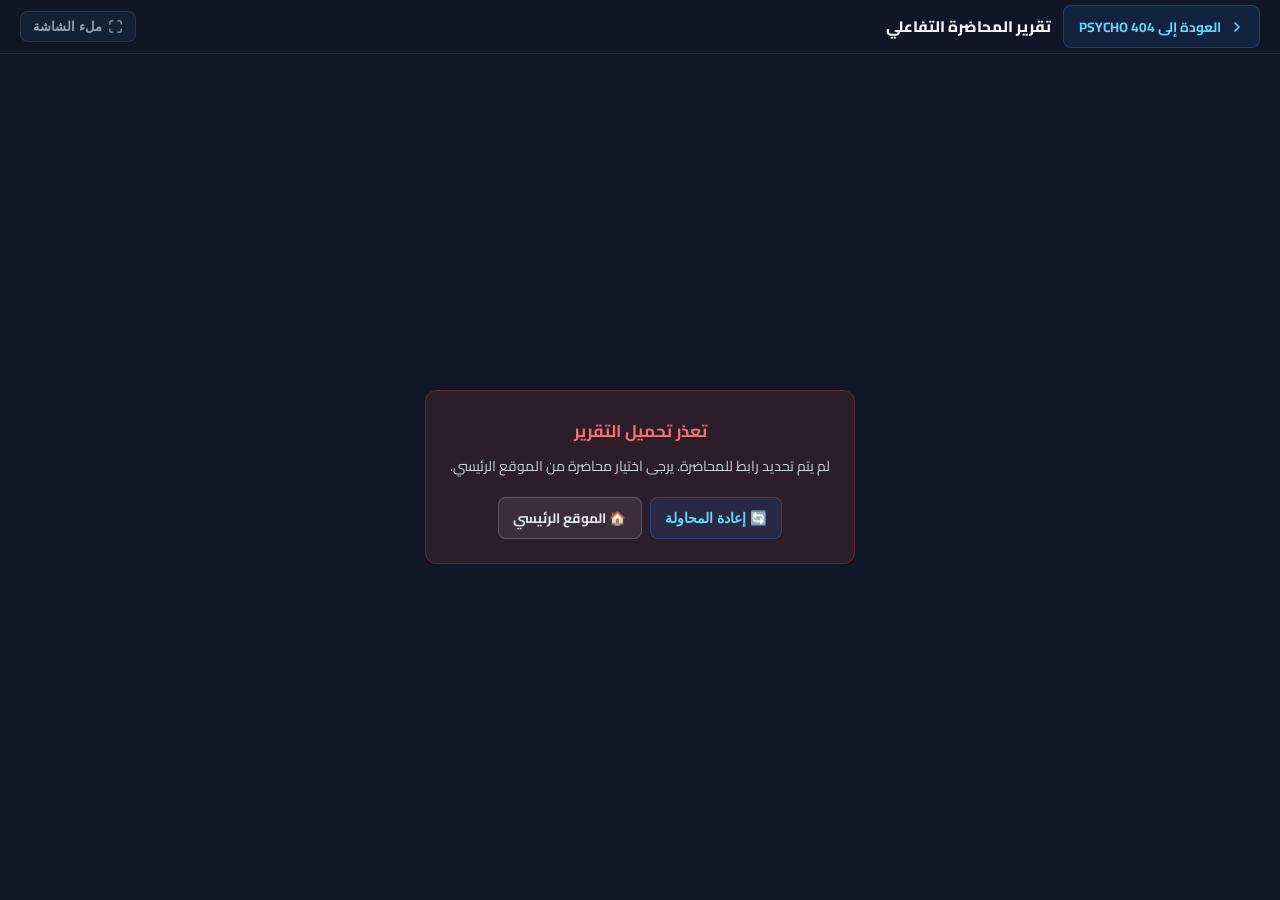
<file: reader.html>
<!DOCTYPE html>
<html lang="ar" dir="rtl">
<head>
  <meta charset="UTF-8">
  <meta name="viewport" content="width=device-width, initial-scale=1.0, viewport-fit=cover">
  <title>عرض التقرير التفاعلي &mdash; PSYCHO 404</title>
  
  <!-- Fonts -->
  <link rel="preconnect" href="https://fonts.googleapis.com">
  <link rel="preconnect" href="https://fonts.gstatic.com" crossorigin>
  <link href="https://fonts.googleapis.com/css2?family=Cairo:wght@600;700;800&family=Plus+Jakarta+Sans:wght@500;600;700&display=swap" rel="stylesheet">

  <style>
    * {
      box-sizing: border-box;
      margin: 0;
      padding: 0;
    }
    body, html {
      width: 100%;
      height: 100%;
      overflow: hidden;
      background: #101827;
      color: #f4f6fa;
      font-family: 'Cairo', 'Plus Jakarta Sans', sans-serif;
    }
    
    /* Top Toolbar */
    .reader-header {
      height: 54px;
      background: rgba(16, 24, 39, 0.95);
      backdrop-filter: blur(12px);
      -webkit-backdrop-filter: blur(12px);
      border-bottom: 1px solid rgba(40, 123, 255, 0.18);
      display: flex;
      align-items: center;
      justify-content: space-between;
      padding: 0 1.25rem;
      z-index: 100;
      position: relative;
    }
    
    .header-left, .header-right {
      display: flex;
      align-items: center;
      gap: 0.75rem;
    }

    .btn-back {
      display: inline-flex;
      align-items: center;
      gap: 0.5rem;
      background: rgba(40, 123, 255, 0.12);
      color: #65d9ff;
      border: 1px solid rgba(40, 123, 255, 0.35);
      border-radius: 8px;
      padding: 0.45rem 0.9rem;
      font-size: 0.85rem;
      font-weight: 700;
      text-decoration: none;
      transition: all 0.2s ease;
      cursor: pointer;
    }
    .btn-back:hover {
      background: rgba(40, 123, 255, 0.25);
      color: #ffffff;
      transform: translateX(2px);
    }

    .report-title {
      font-size: 0.95rem;
      font-weight: 800;
      color: #f4f6fa;
      white-space: nowrap;
      overflow: hidden;
      text-overflow: ellipsis;
      max-width: 50vw;
    }

    .btn-icon {
      background: rgba(27, 41, 64, 0.6);
      border: 1px solid rgba(255, 255, 255, 0.1);
      color: #94a3b8;
      border-radius: 8px;
      padding: 0.45rem 0.75rem;
      font-size: 0.8rem;
      font-weight: 600;
      cursor: pointer;
      display: inline-flex;
      align-items: center;
      gap: 0.4rem;
      transition: all 0.2s ease;
      text-decoration: none;
    }
    .btn-icon:hover {
      background: rgba(40, 123, 255, 0.18);
      color: #ffffff;
    }

    /* Viewer Container */
    .viewer-container {
      width: 100%;
      height: calc(100% - 54px);
      position: relative;
      background: #f8fafc;
    }

    #reportFrame {
      width: 100%;
      height: 100%;
      border: none;
      display: block;
      background: #ffffff;
    }

    /* Loading Overlay */
    .loading-overlay {
      position: absolute;
      inset: 0;
      background: #101827;
      display: flex;
      flex-direction: column;
      align-items: center;
      justify-content: center;
      gap: 1rem;
      z-index: 10;
      transition: opacity 0.3s ease;
    }
    .spinner {
      width: 44px;
      height: 44px;
      border: 3px solid rgba(40, 123, 255, 0.2);
      border-top-color: #287bff;
      border-radius: 50%;
      animation: spin 0.8s linear infinite;
    }
    @keyframes spin {
      to { transform: rotate(360deg); }
    }
    .loading-text {
      color: #94a3b8;
      font-size: 0.95rem;
      font-weight: 600;
    }

    /* Error Message */
    .error-box {
      display: none;
      max-width: 450px;
      padding: 1.5rem;
      background: rgba(239, 68, 68, 0.12);
      border: 1px solid rgba(239, 68, 68, 0.3);
      border-radius: 12px;
      text-align: center;
      color: #fca5a5;
    }

    /* Mobile Responsiveness for Reader Header */
    @media (max-width: 580px) {
      .reader-header {
        padding: 0 0.75rem;
        height: 50px;
      }
      .viewer-container {
        height: calc(100% - 50px);
      }
      .btn-back span, .btn-icon span {
        display: none;
      }
      .btn-back, .btn-icon {
        padding: 0.4rem 0.6rem;
      }
      .report-title {
        font-size: 0.85rem;
        max-width: 62vw;
      }
    }
  </style>
</head>
<body>

  <!-- Top Navigation Header -->
  <header class="reader-header">
    <div class="header-left">
      <a href="index.html#categories" class="btn-back">
        <svg width="16" height="16" viewBox="0 0 24 24" fill="none" stroke="currentColor" stroke-width="2.5" stroke-linecap="round" stroke-linejoin="round">
          <polyline points="9 18 15 12 9 6"></polyline>
        </svg>
        <span>العودة إلى PSYCHO 404</span>
      </a>
      <h1 class="report-title" id="displayReportTitle">تقرير المحاضرة التفاعلي</h1>
    </div>

    <div class="header-right">
      <button class="btn-icon" id="btnToggleFullscreen" title="ملء الشاشة">
        <svg width="15" height="15" viewBox="0 0 24 24" fill="none" stroke="currentColor" stroke-width="2" stroke-linecap="round" stroke-linejoin="round">
          <path d="M8 3H5a2 2 0 0 0-2 2v3m18 0V5a2 2 0 0 0-2-2h-3m0 18h3a2 2 0 0 0 2-2v-3M3 16v3a2 2 0 0 0 2 2h3"/>
        </svg>
        <span>ملء الشاشة</span>
      </button>
    </div>
  </header>

  <!-- Viewer Iframe and Loading Area -->
  <main class="viewer-container">
    <div class="loading-overlay" id="loadingOverlay">
      <div class="spinner" id="loadingSpinner"></div>
      <p class="loading-text" id="loadingStatusText">جاري تحميل المحاضرة التفاعلية...</p>
      <div class="error-box" id="errorBox">
        <h3 style="color:#f87171;margin-bottom:0.5rem;font-size:1.05rem;">تعذر تحميل التقرير</h3>
        <p id="errorText" style="color:#cbd5e1;font-size:0.88rem;line-height:1.6;">تأكد من اتصال الإنترنت أو صحة الرابط.</p>
        <div id="errorDetails" style="display:none;margin-top:0.75rem;padding:0.6rem;background:rgba(0,0,0,0.3);border-radius:6px;font-family:monospace;font-size:0.75rem;color:#94a3b8;word-break:break-all;text-align:left;direction:ltr;"></div>
        <div style="display:flex;gap:0.5rem;justify-content:center;flex-wrap:wrap;margin-top:1.25rem;">
          <button class="btn-back" type="button" onclick="window.location.reload()">🔄 إعادة المحاولة</button>
          <a id="btnDirectOpen" href="#" target="_blank" rel="noopener noreferrer" class="btn-back" style="display:none;">🔗 فتح الملف الأصلي</a>
          <a href="index.html" class="btn-back" style="background:rgba(255,255,255,0.08);color:#e2e8f0;border-color:rgba(255,255,255,0.2);">🏠 الموقع الرئيسي</a>
        </div>
      </div>
    </div>

    <iframe id="reportFrame" title="Interactive Report Viewer" sandbox="allow-scripts allow-same-origin allow-forms allow-popups allow-modals"></iframe>
  </main>

  <script>
    (function () {
      const params = new URLSearchParams(window.location.search);
      let src = params.get('src') || '';
      const title = params.get('title') || 'تقرير المحاضرة التفاعلي';

      const titleElem = document.getElementById('displayReportTitle');
      const frame = document.getElementById('reportFrame');
      const overlay = document.getElementById('loadingOverlay');
      const spinner = document.getElementById('loadingSpinner');
      const statusText = document.getElementById('loadingStatusText');
      const errorBox = document.getElementById('errorBox');
      const errorText = document.getElementById('errorText');
      const errorDetails = document.getElementById('errorDetails');
      const btnDirectOpen = document.getElementById('btnDirectOpen');
      const btnFullscreen = document.getElementById('btnToggleFullscreen');

      if (titleElem) titleElem.textContent = title;
      document.title = title + ' — PSYCHO 404';

      if (!src) {
        spinner.style.display = 'none';
        statusText.style.display = 'none';
        errorBox.style.display = 'block';
        errorText.textContent = 'لم يتم تحديد رابط للمحاضرة. يرجى اختيار محاضرة من الموقع الرئيسي.';
        return;
      }

      // Automatically un-nest if an existing reader URL was passed into the src parameter
      if (src.includes('reader.html') && src.includes('src=')) {
        try {
          const innerUrl = new URL(src, window.location.href);
          const innerSrc = innerUrl.searchParams.get('src');
          if (innerSrc) {
            src = innerSrc;
          }
        } catch (e) {
          const match = src.match(/[?&]src=([^&]+)/);
          if (match && match[1]) {
            src = decodeURIComponent(match[1]);
          }
        }
      }

      // Repair localhost URLs if opened on a mobile device or other host
      if (src.includes('localhost:3000') && !window.location.hostname.includes('localhost') && !window.location.hostname.includes('127.0.0.1')) {
        src = src.replace('http://localhost:3000', 'https://yazeedhaniiiiii.github.io/psycho-404');
      }

      // Enable direct open button if student needs raw fallback
      if (btnDirectOpen) {
        btnDirectOpen.href = src;
        btnDirectOpen.style.display = 'inline-flex';
      }

      // Build prioritized list of candidate URLs to fetch
      const candidates = [];

      if (src.startsWith('http://') || src.startsWith('https://')) {
        candidates.push(src);
        if (src.includes('yazeedhaniiiiii.github.io/psycho-404/')) {
          const rel = src.split('yazeedhaniiiiii.github.io/psycho-404/')[1];
          if (rel) {
            candidates.push(rel.replace(/^\.?\//, ''));
            candidates.push('assets/' + rel.replace(/^\.?\//, ''));
          }
        }
      } else {
        const clean = src.replace(/^\.?\//, '');
        candidates.push(clean);
        if (!clean.startsWith('assets/')) {
          candidates.push('assets/' + clean);
        }
        candidates.push(`https://yazeedhaniiiiii.github.io/psycho-404/${clean}`);
      }

      // If Lecture 01, add dedicated cloud fallbacks
      if (src.includes('01') || src.toLowerCase().includes('biological')) {
        candidates.push('https://dniewruwrswlgbatvnfk.supabase.co/storage/v1/object/public/lecture-reports/01/biological-bases-of-behaviour.html');
        candidates.push('https://dniewruwrswlgbatvnfk.supabase.co/functions/v1/serve-report?lecture=1');
      }

      // Deduplicate candidates
      const uniqueCandidates = Array.from(new Set(candidates));

      // Sequential fetch with multi-source fallback
      async function fetchHtmlWithFallback(urls) {
        let lastError = null;
        for (const url of urls) {
          try {
            const res = await fetch(url);
            if (res.ok) {
              return await res.text();
            }
            lastError = new Error(`HTTP ${res.status} (${res.statusText}) from ${url}`);
          } catch (err) {
            lastError = err;
          }
        }
        throw lastError || new Error('All candidate URLs failed to load');
      }

      function renderHtml(htmlContent) {
        let rendered = false;

        // Method 1: srcdoc (Best compatibility with sandboxed iframes on Safari/Chrome/Firefox)
        try {
          frame.srcdoc = htmlContent;
          rendered = true;
        } catch (e1) {
          console.warn('srcdoc failed, attempting Blob URL:', e1);
        }

        // Method 2: Blob URL
        if (!rendered) {
          try {
            const blob = new Blob([htmlContent], { type: 'text/html;charset=utf-8' });
            frame.src = URL.createObjectURL(blob);
            rendered = true;
          } catch (e2) {
            console.warn('Blob URL failed, attempting contentDocument.write:', e2);
          }
        }

        // Method 3: contentDocument.write
        if (!rendered) {
          try {
            const doc = frame.contentDocument || (frame.contentWindow && frame.contentWindow.document);
            if (doc) {
              doc.open();
              doc.write(htmlContent);
              doc.close();
              rendered = true;
            }
          } catch (e3) {
            console.error('All iframe rendering methods failed:', e3);
          }
        }

        // Smoothly hide loading overlay on frame load
        frame.onload = () => {
          overlay.style.opacity = '0';
          setTimeout(() => { overlay.style.display = 'none'; }, 300);
        };

        // Fallback timer: ensure overlay disappears after 900ms even if iframe load event is suppressed
        setTimeout(() => {
          overlay.style.opacity = '0';
          setTimeout(() => { overlay.style.display = 'none'; }, 300);
        }, 900);
      }

      // Execute fetch
      fetchHtmlWithFallback(uniqueCandidates)
        .then((html) => {
          renderHtml(html);
        })
        .catch((err) => {
          console.error('Reader load failed:', err);
          spinner.style.display = 'none';
          statusText.style.display = 'none';
          errorBox.style.display = 'block';
          errorText.textContent = 'تعذر تحميل المحاضرة التفاعلية. يمكنك فتح الملف الأصلي مباشرة أو إعادة المحاولة.';
          if (errorDetails) {
            errorDetails.style.display = 'block';
            errorDetails.textContent = `Error: ${err?.message || err}\nRequested src: ${src}\nHost: ${window.location.host}`;
          }
        });

      // Fullscreen Toggle
      if (btnFullscreen) {
        btnFullscreen.addEventListener('click', () => {
          if (!document.fullscreenElement) {
            document.documentElement.requestFullscreen().catch(() => {});
          } else {
            document.exitFullscreen().catch(() => {});
          }
        });
      }
    })();
  </script>
</body>
</html>
</file>
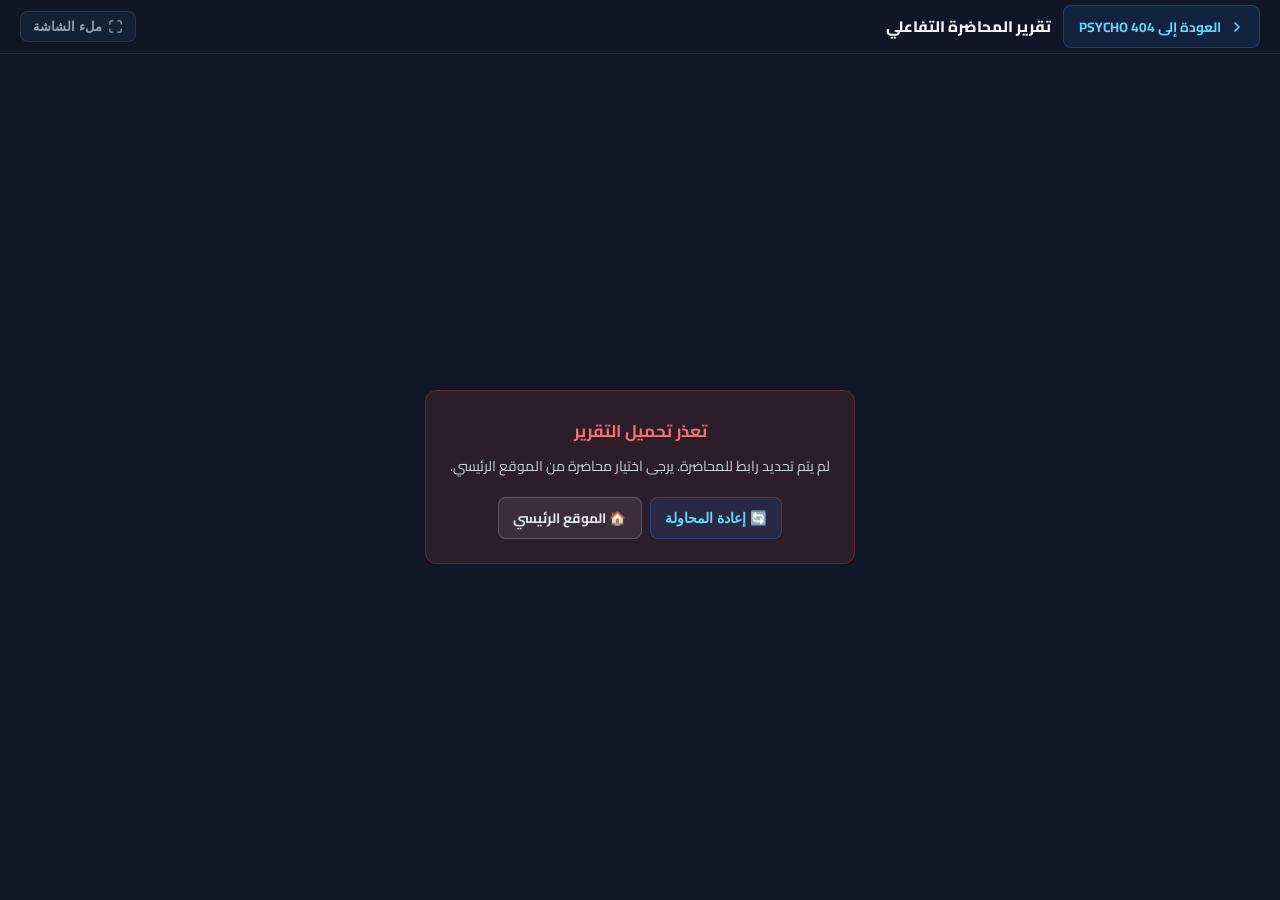
<file: assets/reader.html>
<!DOCTYPE html>
<html lang="ar" dir="rtl">
<head>
  <meta charset="UTF-8">
  <meta name="viewport" content="width=device-width, initial-scale=1.0, viewport-fit=cover">
  <title>عرض التقرير التفاعلي &mdash; PSYCHO 404</title>
  
  <!-- Fonts -->
  <link rel="preconnect" href="https://fonts.googleapis.com">
  <link rel="preconnect" href="https://fonts.gstatic.com" crossorigin>
  <link href="https://fonts.googleapis.com/css2?family=Cairo:wght@600;700;800&family=Plus+Jakarta+Sans:wght@500;600;700&display=swap" rel="stylesheet">

  <style>
    * {
      box-sizing: border-box;
      margin: 0;
      padding: 0;
    }
    body, html {
      width: 100%;
      height: 100%;
      overflow: hidden;
      background: #101827;
      color: #f4f6fa;
      font-family: 'Cairo', 'Plus Jakarta Sans', sans-serif;
    }
    
    /* Top Toolbar */
    .reader-header {
      height: 54px;
      background: rgba(16, 24, 39, 0.95);
      backdrop-filter: blur(12px);
      -webkit-backdrop-filter: blur(12px);
      border-bottom: 1px solid rgba(40, 123, 255, 0.18);
      display: flex;
      align-items: center;
      justify-content: space-between;
      padding: 0 1.25rem;
      z-index: 100;
      position: relative;
    }
    
    .header-left, .header-right {
      display: flex;
      align-items: center;
      gap: 0.75rem;
    }

    .btn-back {
      display: inline-flex;
      align-items: center;
      gap: 0.5rem;
      background: rgba(40, 123, 255, 0.12);
      color: #65d9ff;
      border: 1px solid rgba(40, 123, 255, 0.35);
      border-radius: 8px;
      padding: 0.45rem 0.9rem;
      font-size: 0.85rem;
      font-weight: 700;
      text-decoration: none;
      transition: all 0.2s ease;
      cursor: pointer;
    }
    .btn-back:hover {
      background: rgba(40, 123, 255, 0.25);
      color: #ffffff;
      transform: translateX(2px);
    }

    .report-title {
      font-size: 0.95rem;
      font-weight: 800;
      color: #f4f6fa;
      white-space: nowrap;
      overflow: hidden;
      text-overflow: ellipsis;
      max-width: 50vw;
    }

    .btn-icon {
      background: rgba(27, 41, 64, 0.6);
      border: 1px solid rgba(255, 255, 255, 0.1);
      color: #94a3b8;
      border-radius: 8px;
      padding: 0.45rem 0.75rem;
      font-size: 0.8rem;
      font-weight: 600;
      cursor: pointer;
      display: inline-flex;
      align-items: center;
      gap: 0.4rem;
      transition: all 0.2s ease;
      text-decoration: none;
    }
    .btn-icon:hover {
      background: rgba(40, 123, 255, 0.18);
      color: #ffffff;
    }

    /* Viewer Container */
    .viewer-container {
      width: 100%;
      height: calc(100% - 54px);
      position: relative;
      background: #f8fafc;
    }

    #reportFrame {
      width: 100%;
      height: 100%;
      border: none;
      display: block;
      background: #ffffff;
    }

    /* Loading Overlay */
    .loading-overlay {
      position: absolute;
      inset: 0;
      background: #101827;
      display: flex;
      flex-direction: column;
      align-items: center;
      justify-content: center;
      gap: 1rem;
      z-index: 10;
      transition: opacity 0.3s ease;
    }
    .spinner {
      width: 44px;
      height: 44px;
      border: 3px solid rgba(40, 123, 255, 0.2);
      border-top-color: #287bff;
      border-radius: 50%;
      animation: spin 0.8s linear infinite;
    }
    @keyframes spin {
      to { transform: rotate(360deg); }
    }
    .loading-text {
      color: #94a3b8;
      font-size: 0.95rem;
      font-weight: 600;
    }

    /* Error Message */
    .error-box {
      display: none;
      max-width: 450px;
      padding: 1.5rem;
      background: rgba(239, 68, 68, 0.12);
      border: 1px solid rgba(239, 68, 68, 0.3);
      border-radius: 12px;
      text-align: center;
      color: #fca5a5;
    }

    /* Mobile Responsiveness for Reader Header */
    @media (max-width: 580px) {
      .reader-header {
        padding: 0 0.75rem;
        height: 50px;
      }
      .viewer-container {
        height: calc(100% - 50px);
      }
      .btn-back span, .btn-icon span {
        display: none;
      }
      .btn-back, .btn-icon {
        padding: 0.4rem 0.6rem;
      }
      .report-title {
        font-size: 0.85rem;
        max-width: 62vw;
      }
    }
  </style>
</head>
<body>

  <!-- Top Navigation Header -->
  <header class="reader-header">
    <div class="header-left">
      <a href="../index.html#categories" class="btn-back">
        <svg width="16" height="16" viewBox="0 0 24 24" fill="none" stroke="currentColor" stroke-width="2.5" stroke-linecap="round" stroke-linejoin="round">
          <polyline points="9 18 15 12 9 6"></polyline>
        </svg>
        <span>العودة إلى PSYCHO 404</span>
      </a>
      <h1 class="report-title" id="displayReportTitle">تقرير المحاضرة التفاعلي</h1>
    </div>

    <div class="header-right">
      <button class="btn-icon" id="btnToggleFullscreen" title="ملء الشاشة">
        <svg width="15" height="15" viewBox="0 0 24 24" fill="none" stroke="currentColor" stroke-width="2" stroke-linecap="round" stroke-linejoin="round">
          <path d="M8 3H5a2 2 0 0 0-2 2v3m18 0V5a2 2 0 0 0-2-2h-3m0 18h3a2 2 0 0 0 2-2v-3M3 16v3a2 2 0 0 0 2 2h3"/>
        </svg>
        <span>ملء الشاشة</span>
      </button>
    </div>
  </header>

  <!-- Viewer Iframe and Loading Area -->
  <main class="viewer-container">
    <div class="loading-overlay" id="loadingOverlay">
      <div class="spinner" id="loadingSpinner"></div>
      <p class="loading-text" id="loadingStatusText">جاري تحميل المحاضرة التفاعلية...</p>
      <div class="error-box" id="errorBox">
        <h3 style="color:#f87171;margin-bottom:0.5rem;font-size:1.05rem;">تعذر تحميل التقرير</h3>
        <p id="errorText" style="color:#cbd5e1;font-size:0.88rem;line-height:1.6;">تأكد من اتصال الإنترنت أو صحة الرابط.</p>
        <div id="errorDetails" style="display:none;margin-top:0.75rem;padding:0.6rem;background:rgba(0,0,0,0.3);border-radius:6px;font-family:monospace;font-size:0.75rem;color:#94a3b8;word-break:break-all;text-align:left;direction:ltr;"></div>
        <div style="display:flex;gap:0.5rem;justify-content:center;flex-wrap:wrap;margin-top:1.25rem;">
          <button class="btn-back" type="button" onclick="window.location.reload()">🔄 إعادة المحاولة</button>
          <a id="btnDirectOpen" href="#" target="_blank" rel="noopener noreferrer" class="btn-back" style="display:none;">🔗 فتح الملف الأصلي</a>
          <a href="../index.html" class="btn-back" style="background:rgba(255,255,255,0.08);color:#e2e8f0;border-color:rgba(255,255,255,0.2);">🏠 الموقع الرئيسي</a>
        </div>
      </div>
    </div>

    <iframe id="reportFrame" title="Interactive Report Viewer" sandbox="allow-scripts allow-same-origin allow-forms allow-popups allow-modals"></iframe>
  </main>

  <script>
    (function () {
      const params = new URLSearchParams(window.location.search);
      let src = params.get('src') || '';
      const title = params.get('title') || 'تقرير المحاضرة التفاعلي';

      const titleElem = document.getElementById('displayReportTitle');
      const frame = document.getElementById('reportFrame');
      const overlay = document.getElementById('loadingOverlay');
      const spinner = document.getElementById('loadingSpinner');
      const statusText = document.getElementById('loadingStatusText');
      const errorBox = document.getElementById('errorBox');
      const errorText = document.getElementById('errorText');
      const errorDetails = document.getElementById('errorDetails');
      const btnDirectOpen = document.getElementById('btnDirectOpen');
      const btnFullscreen = document.getElementById('btnToggleFullscreen');

      if (titleElem) titleElem.textContent = title;
      document.title = title + ' — PSYCHO 404';

      if (!src) {
        spinner.style.display = 'none';
        statusText.style.display = 'none';
        errorBox.style.display = 'block';
        errorText.textContent = 'لم يتم تحديد رابط للمحاضرة. يرجى اختيار محاضرة من الموقع الرئيسي.';
        return;
      }

      // Automatically un-nest if an existing reader URL was passed into the src parameter
      if (src.includes('reader.html') && src.includes('src=')) {
        try {
          const innerUrl = new URL(src, window.location.href);
          const innerSrc = innerUrl.searchParams.get('src');
          if (innerSrc) {
            src = innerSrc;
          }
        } catch (e) {
          const match = src.match(/[?&]src=([^&]+)/);
          if (match && match[1]) {
            src = decodeURIComponent(match[1]);
          }
        }
      }

      // Repair localhost URLs if opened on a mobile device or other host
      if (src.includes('localhost:3000') && !window.location.hostname.includes('localhost') && !window.location.hostname.includes('127.0.0.1')) {
        src = src.replace('http://localhost:3000', 'https://yazeedhaniiiiii.github.io/psycho-404');
      }

      // Enable direct open button if student needs raw fallback
      if (btnDirectOpen) {
        btnDirectOpen.href = src;
        btnDirectOpen.style.display = 'inline-flex';
      }

      // Build prioritized list of candidate URLs to fetch
      const candidates = [];

      if (src.startsWith('http://') || src.startsWith('https://')) {
        candidates.push(src);
        if (src.includes('yazeedhaniiiiii.github.io/psycho-404/')) {
          const rel = src.split('yazeedhaniiiiii.github.io/psycho-404/')[1];
          if (rel) {
            candidates.push('../' + rel.replace(/^\.?\//, ''));
            candidates.push(rel.replace(/^\.?\//, ''));
          }
        }
      } else {
        const clean = src.replace(/^\.?\//, '');
        if (clean.startsWith('assets/')) {
          candidates.push('../' + clean);
          candidates.push(clean.replace(/^assets\//, ''));
        } else {
          candidates.push('../' + clean);
          candidates.push(clean);
          candidates.push('../assets/' + clean);
        }
        candidates.push(`https://yazeedhaniiiiii.github.io/psycho-404/${clean}`);
      }

      // If Lecture 01, add dedicated cloud fallbacks
      if (src.includes('01') || src.toLowerCase().includes('biological')) {
        candidates.push('https://dniewruwrswlgbatvnfk.supabase.co/storage/v1/object/public/lecture-reports/01/biological-bases-of-behaviour.html');
        candidates.push('https://dniewruwrswlgbatvnfk.supabase.co/functions/v1/serve-report?lecture=1');
      }

      // Deduplicate candidates
      const uniqueCandidates = Array.from(new Set(candidates));

      // Sequential fetch with multi-source fallback
      async function fetchHtmlWithFallback(urls) {
        let lastError = null;
        for (const url of urls) {
          try {
            const res = await fetch(url);
            if (res.ok) {
              return await res.text();
            }
            lastError = new Error(`HTTP ${res.status} (${res.statusText}) from ${url}`);
          } catch (err) {
            lastError = err;
          }
        }
        throw lastError || new Error('All candidate URLs failed to load');
      }

      function renderHtml(htmlContent) {
        let rendered = false;

        // Method 1: srcdoc (Best compatibility with sandboxed iframes on Safari/Chrome/Firefox)
        try {
          frame.srcdoc = htmlContent;
          rendered = true;
        } catch (e1) {
          console.warn('srcdoc failed, attempting Blob URL:', e1);
        }

        // Method 2: Blob URL
        if (!rendered) {
          try {
            const blob = new Blob([htmlContent], { type: 'text/html;charset=utf-8' });
            frame.src = URL.createObjectURL(blob);
            rendered = true;
          } catch (e2) {
            console.warn('Blob URL failed, attempting contentDocument.write:', e2);
          }
        }

        // Method 3: contentDocument.write
        if (!rendered) {
          try {
            const doc = frame.contentDocument || (frame.contentWindow && frame.contentWindow.document);
            if (doc) {
              doc.open();
              doc.write(htmlContent);
              doc.close();
              rendered = true;
            }
          } catch (e3) {
            console.error('All iframe rendering methods failed:', e3);
          }
        }

        // Smoothly hide loading overlay on frame load
        frame.onload = () => {
          overlay.style.opacity = '0';
          setTimeout(() => { overlay.style.display = 'none'; }, 300);
        };

        // Fallback timer: ensure overlay disappears after 900ms even if iframe load event is suppressed
        setTimeout(() => {
          overlay.style.opacity = '0';
          setTimeout(() => { overlay.style.display = 'none'; }, 300);
        }, 900);
      }

      // Execute fetch
      fetchHtmlWithFallback(uniqueCandidates)
        .then((html) => {
          renderHtml(html);
        })
        .catch((err) => {
          console.error('Reader load failed:', err);
          spinner.style.display = 'none';
          statusText.style.display = 'none';
          errorBox.style.display = 'block';
          errorText.textContent = 'تعذر تحميل المحاضرة التفاعلية. يمكنك فتح الملف الأصلي مباشرة أو إعادة المحاولة.';
          if (errorDetails) {
            errorDetails.style.display = 'block';
            errorDetails.textContent = `Error: ${err?.message || err}\nRequested src: ${src}\nHost: ${window.location.host}`;
          }
        });

      // Fullscreen Toggle
      if (btnFullscreen) {
        btnFullscreen.addEventListener('click', () => {
          if (!document.fullscreenElement) {
            document.documentElement.requestFullscreen().catch(() => {});
          } else {
            document.exitFullscreen().catch(() => {});
          }
        });
      }
    })();
  </script>
</body>
</html>
</file>
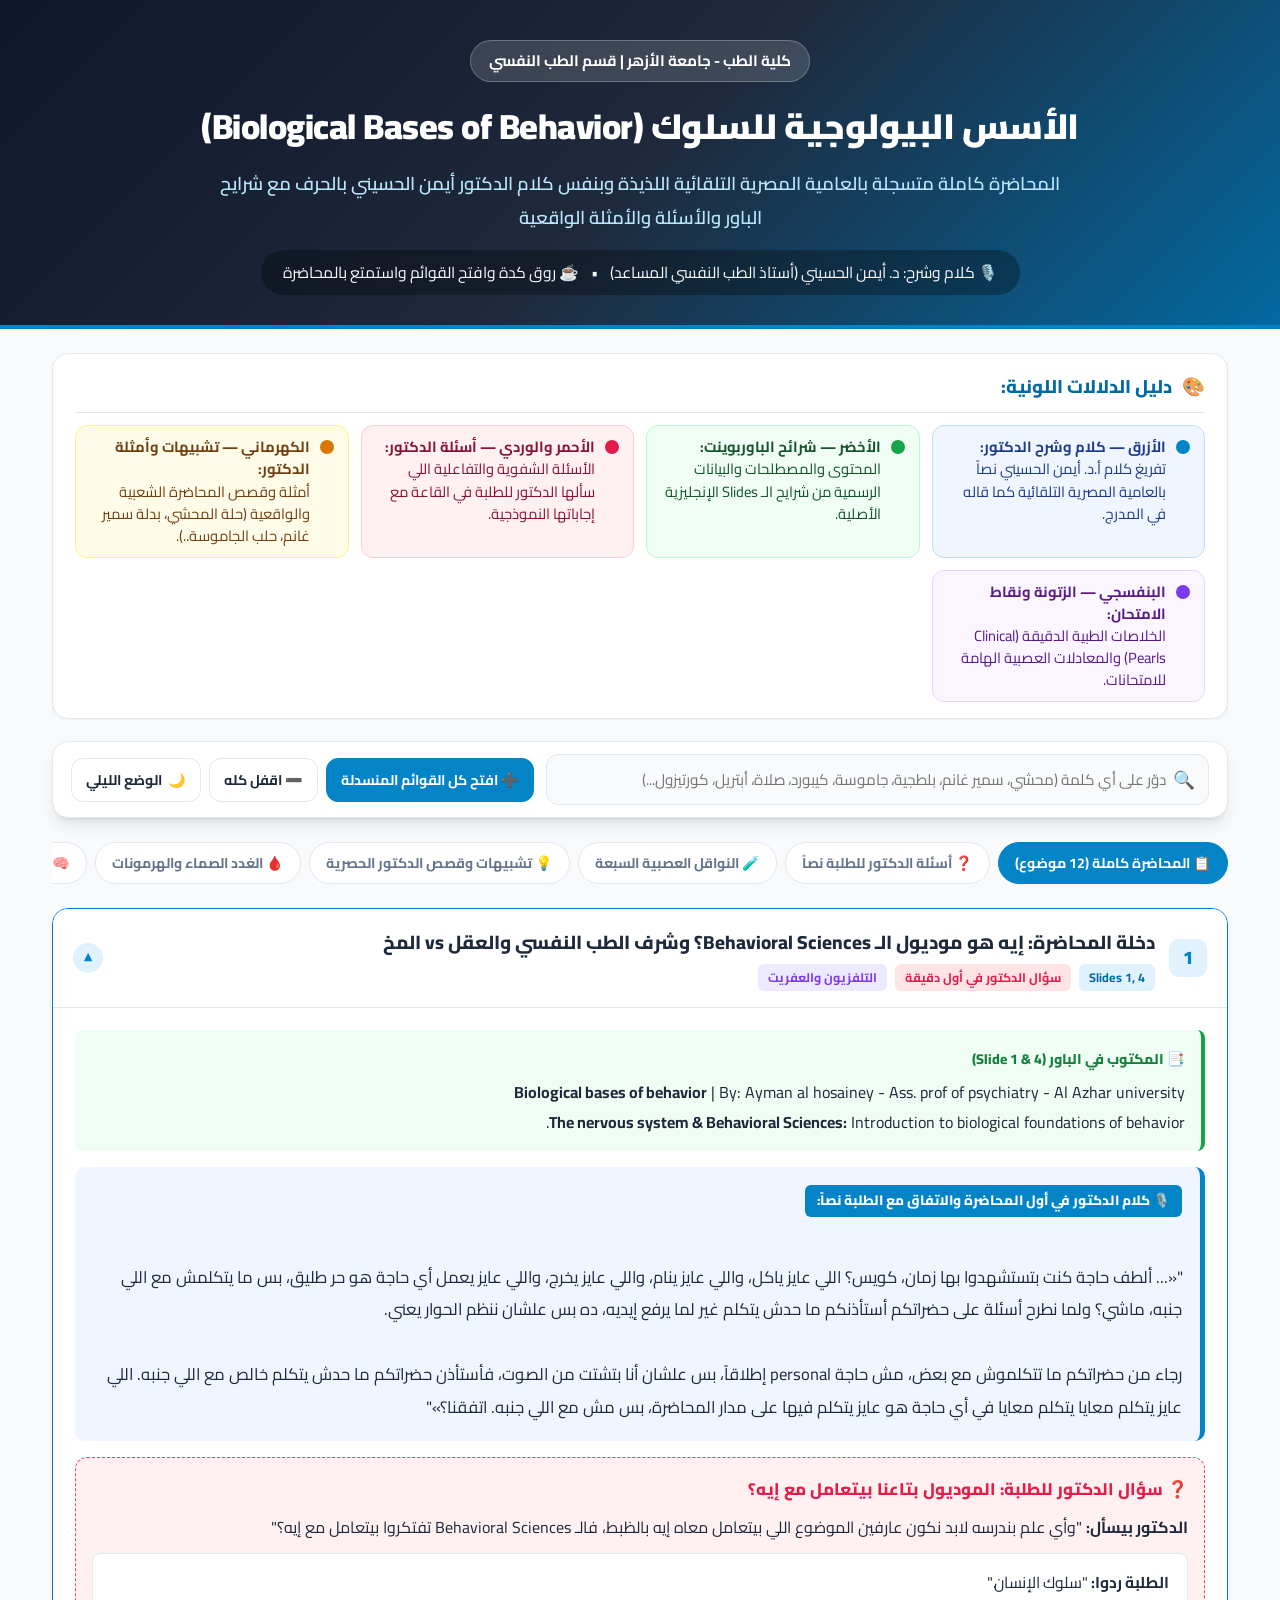
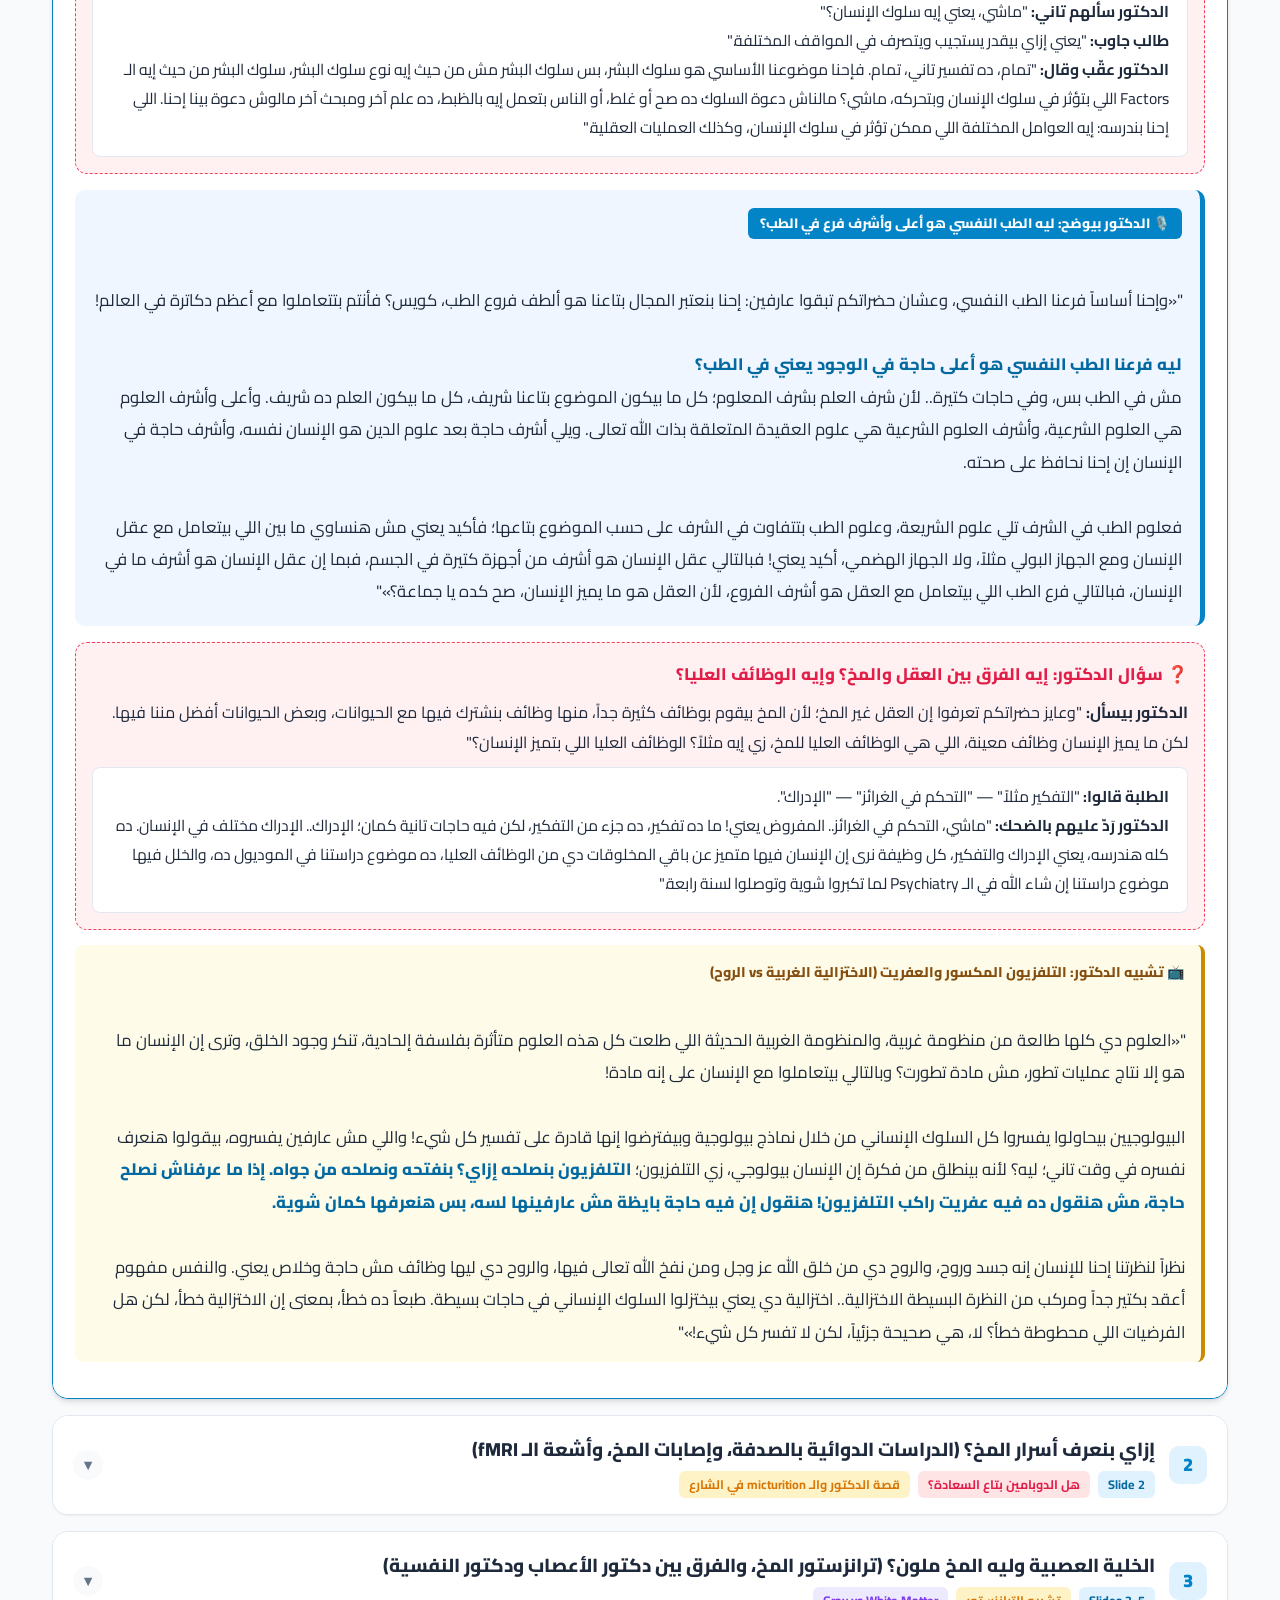
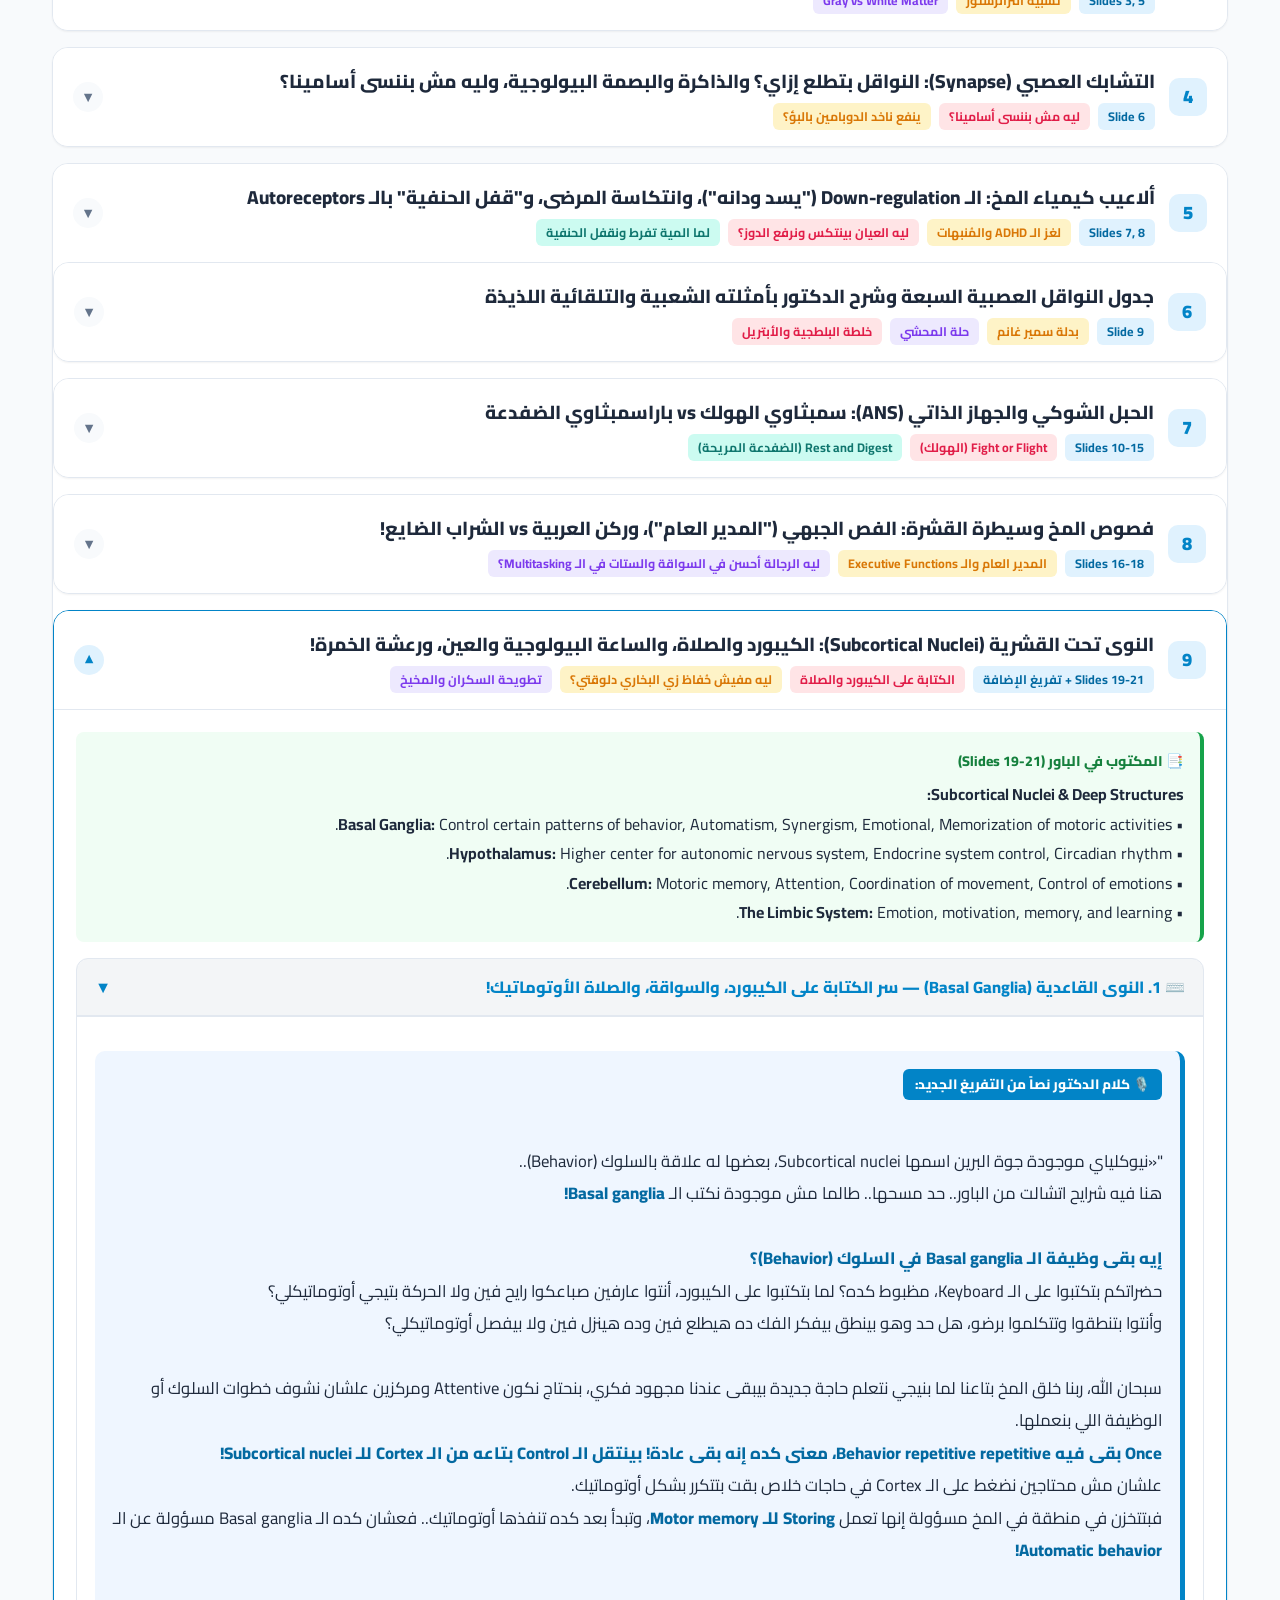
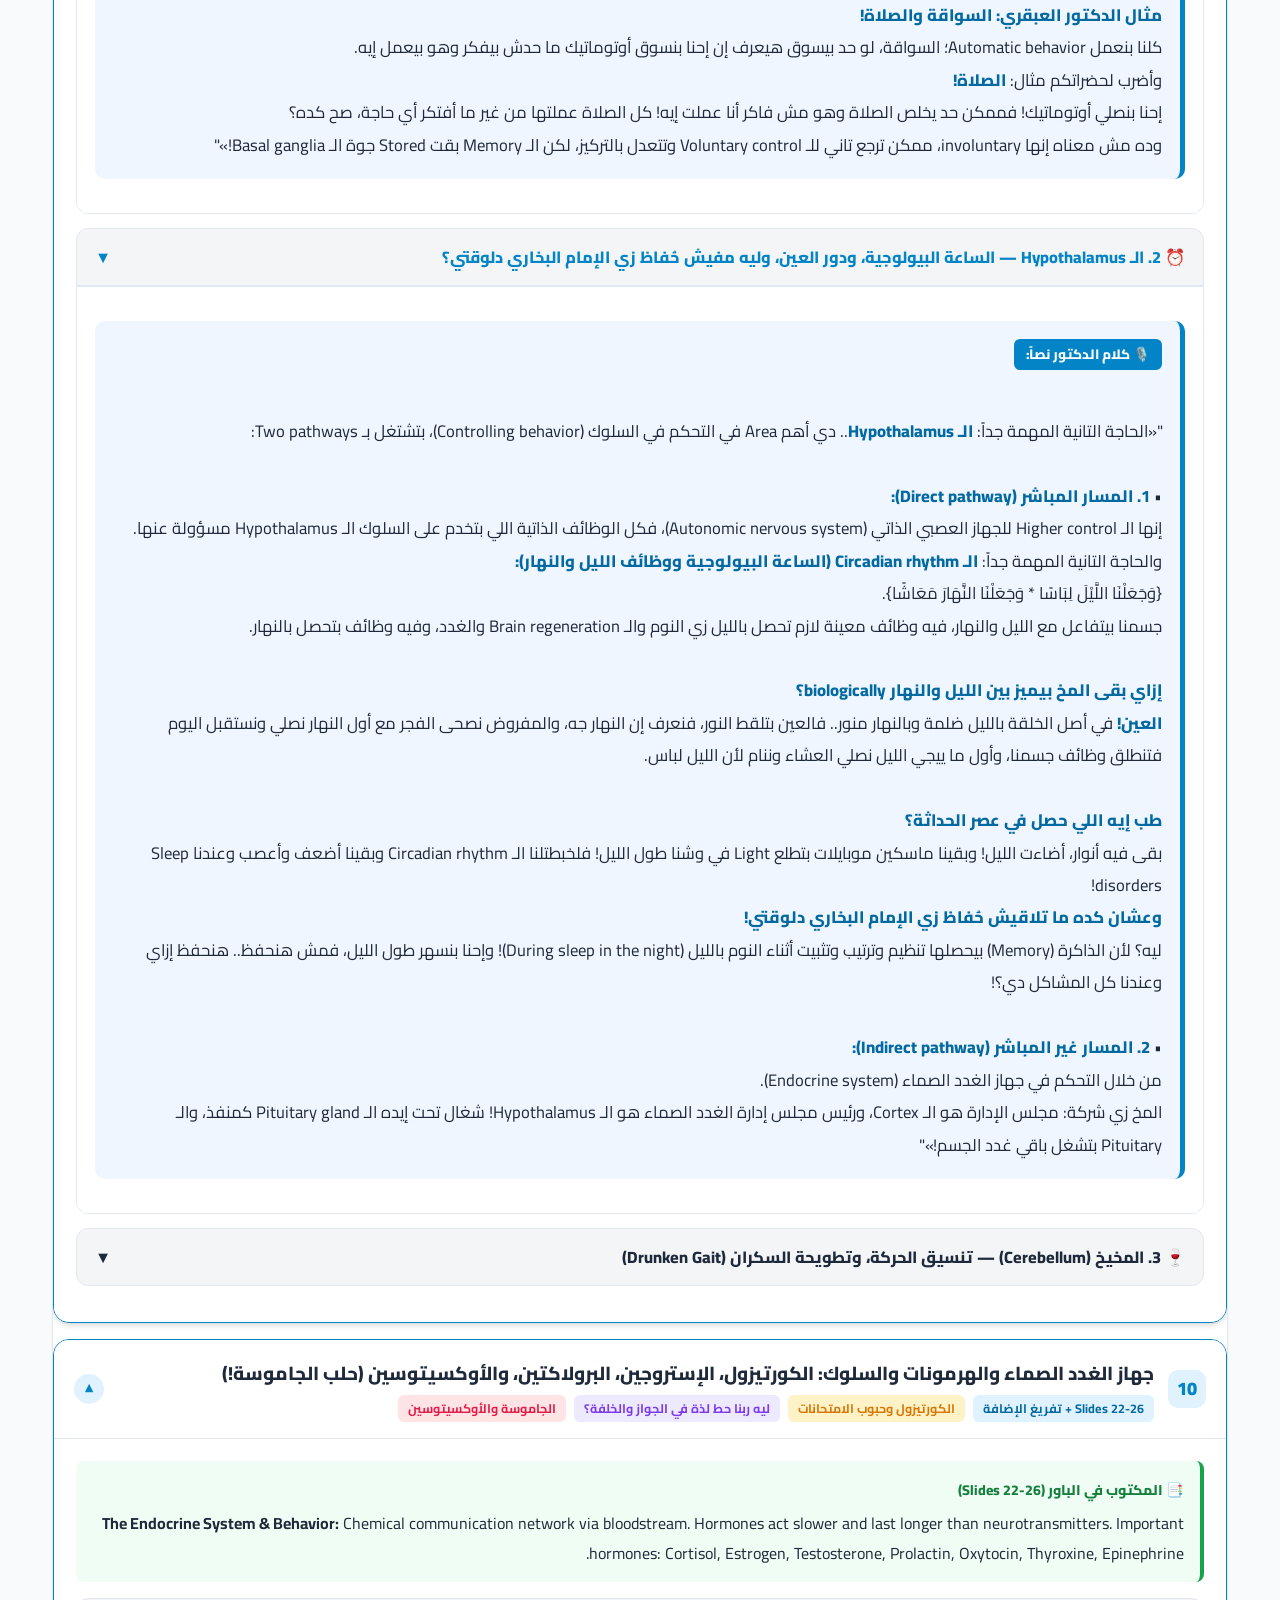
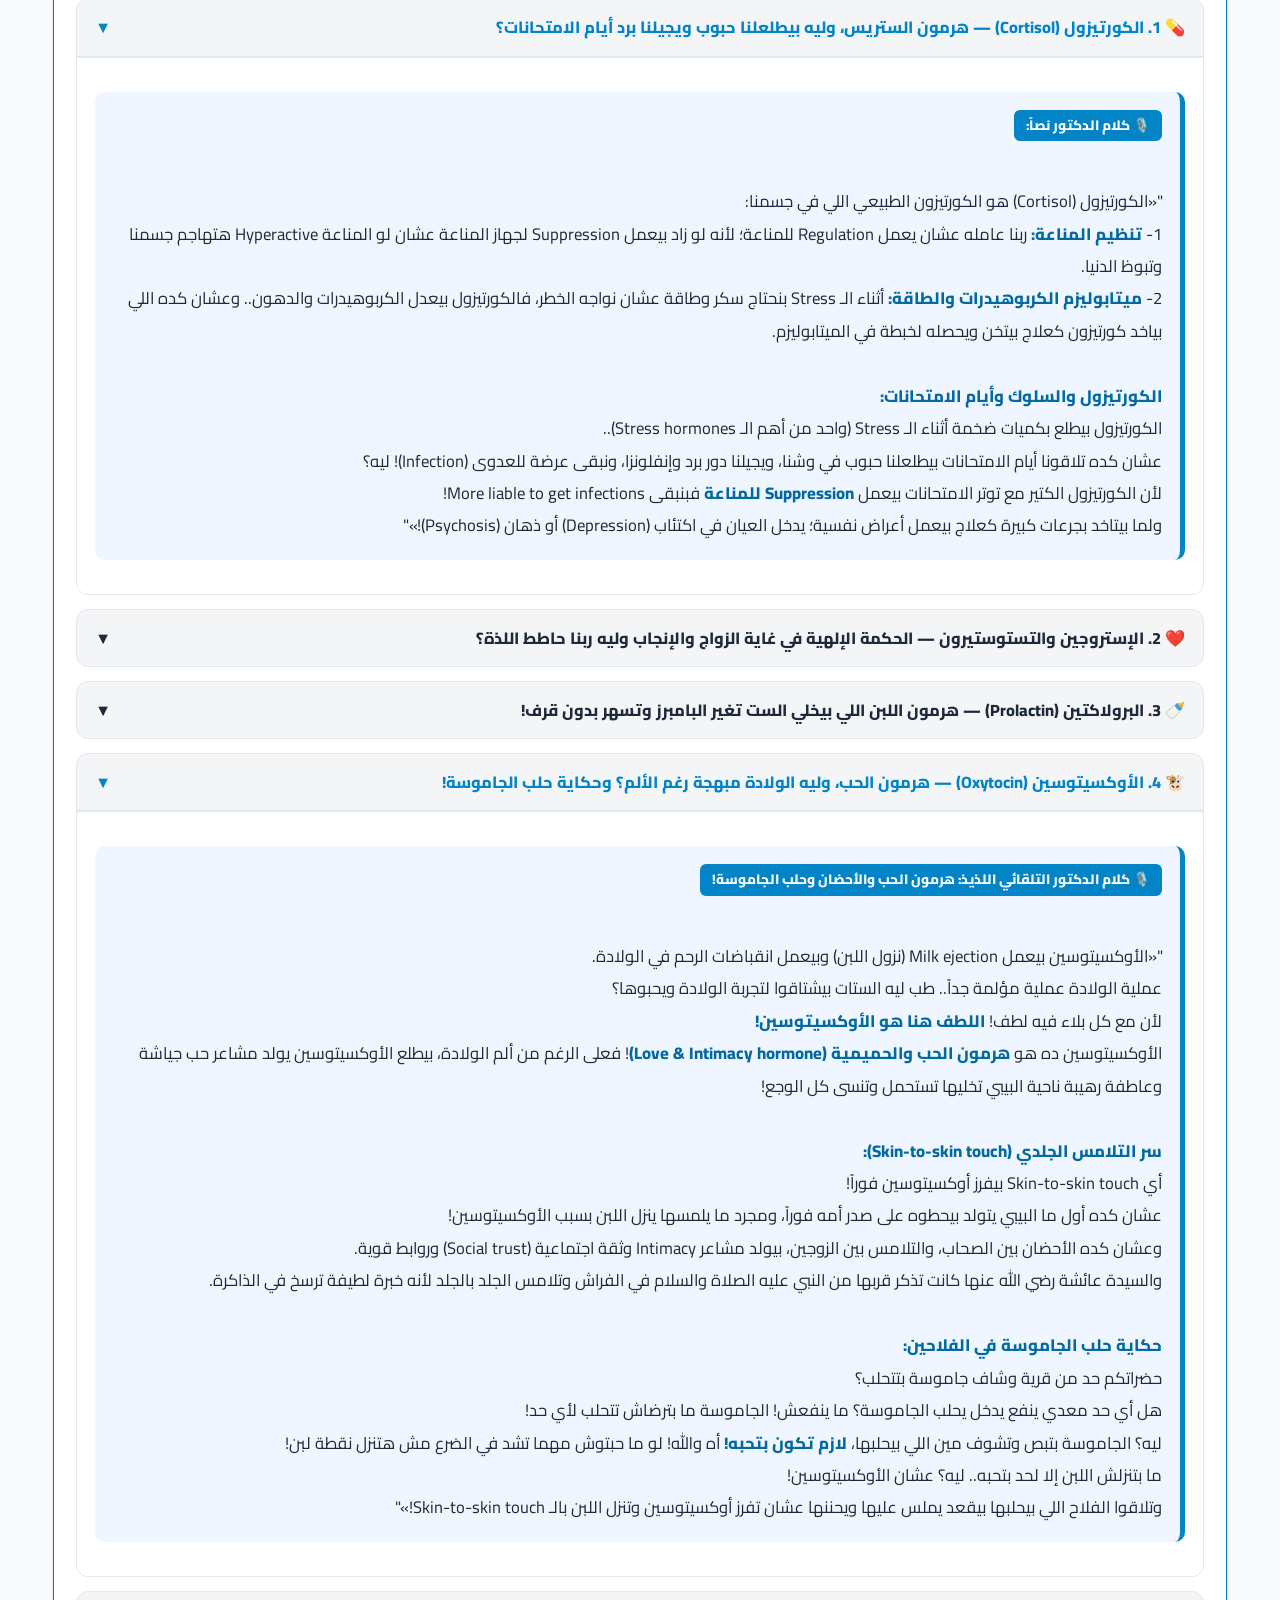
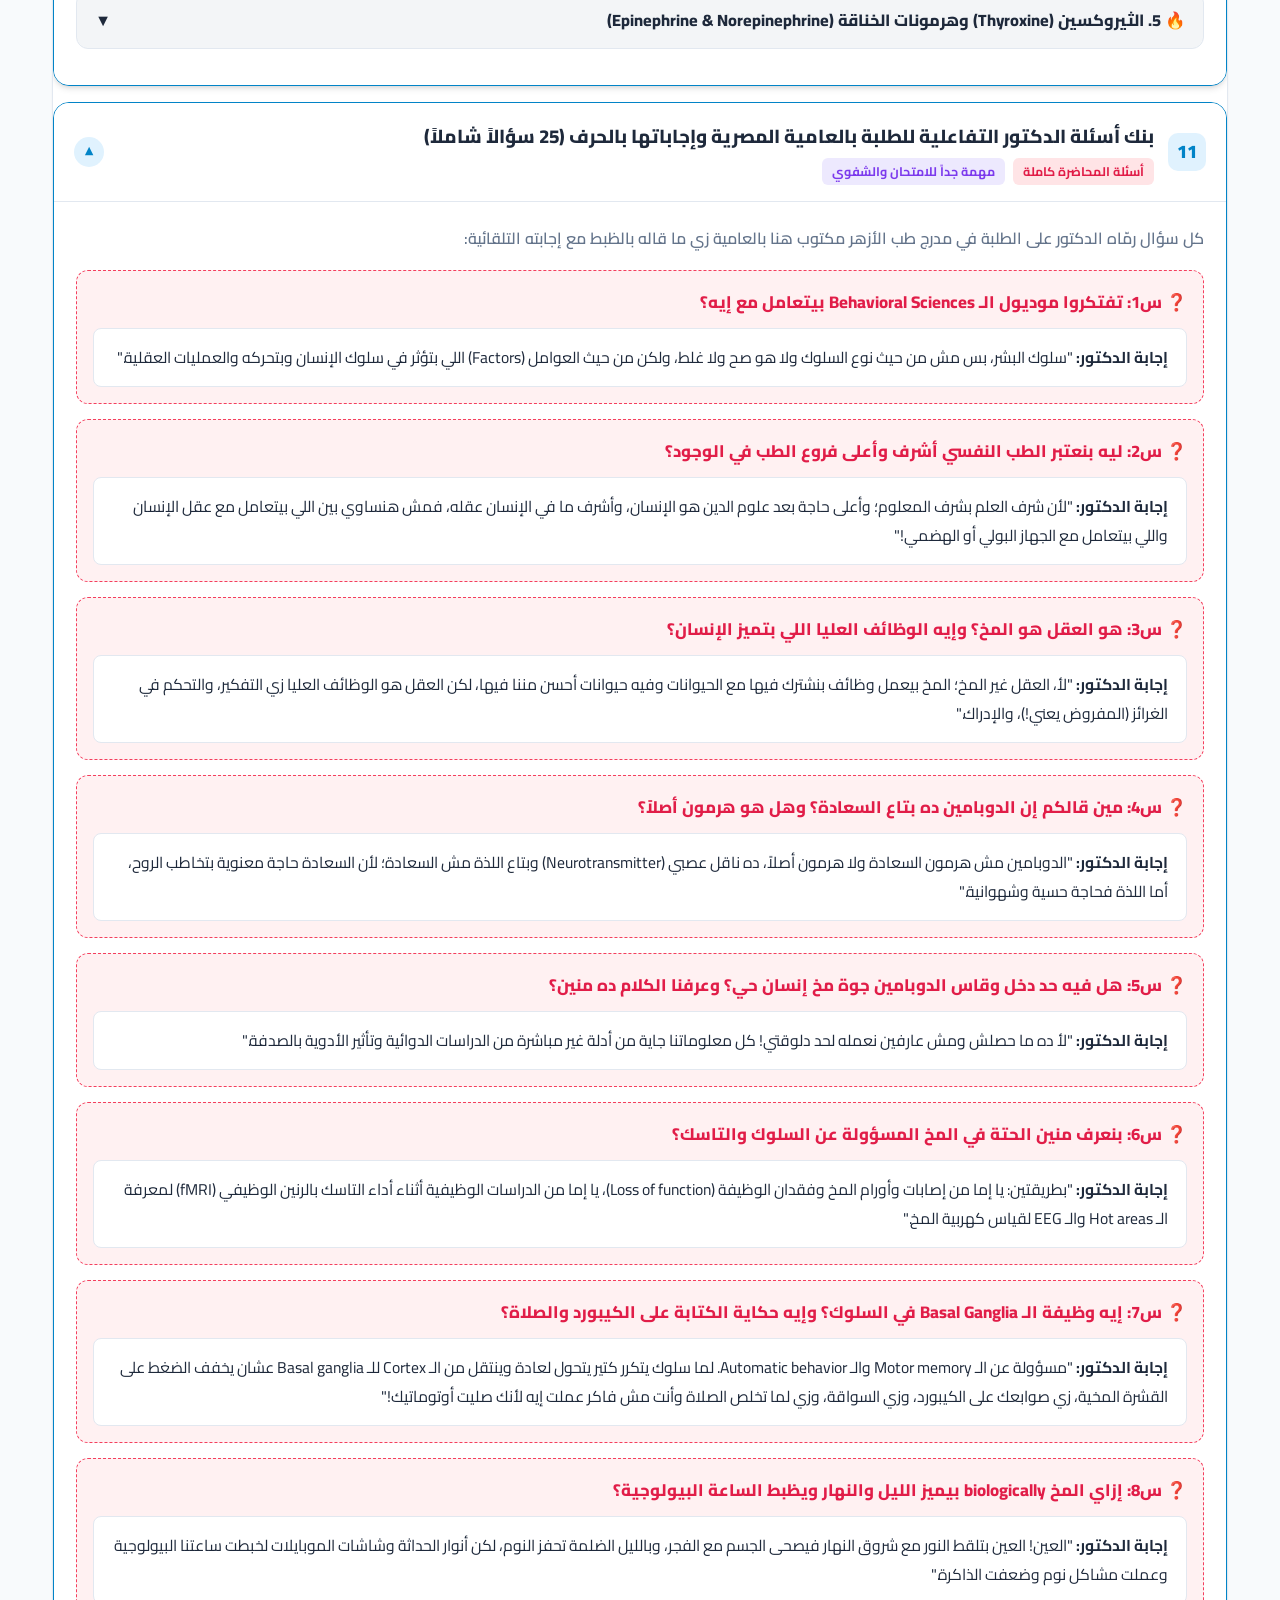
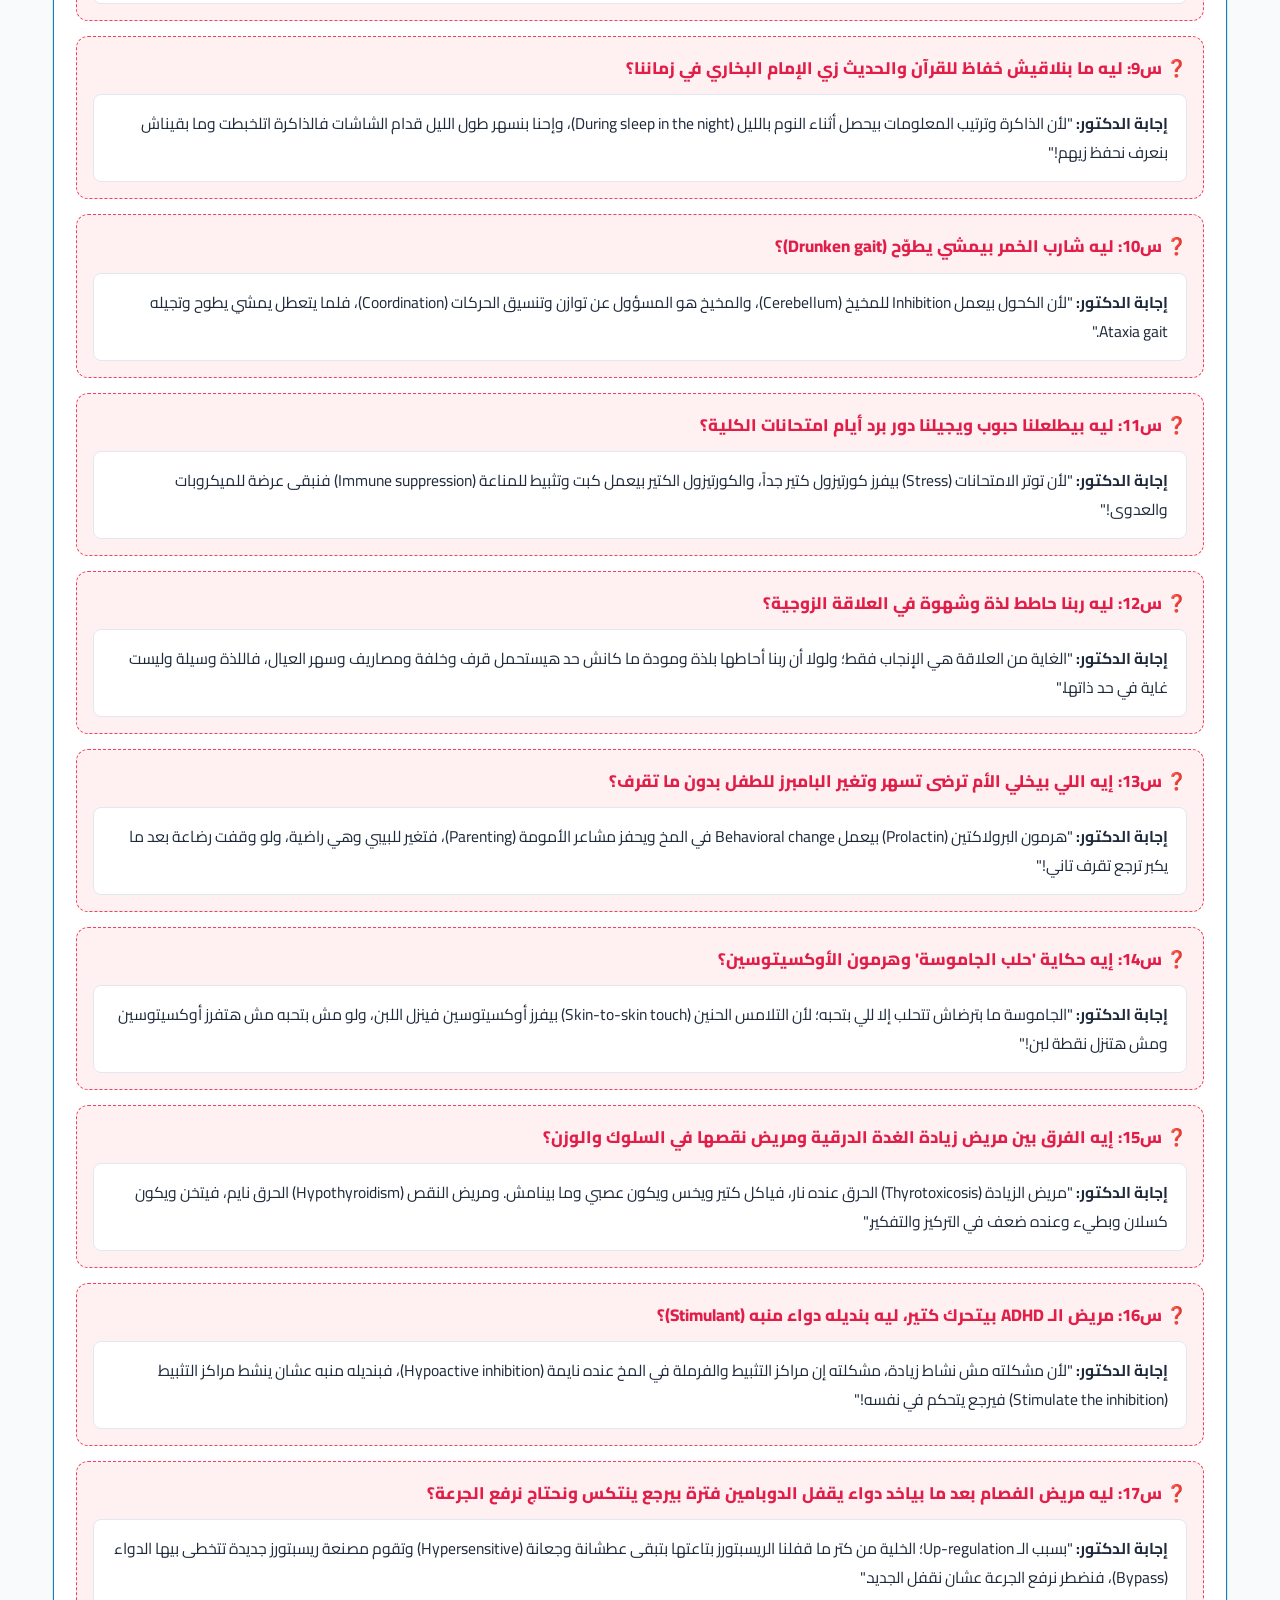
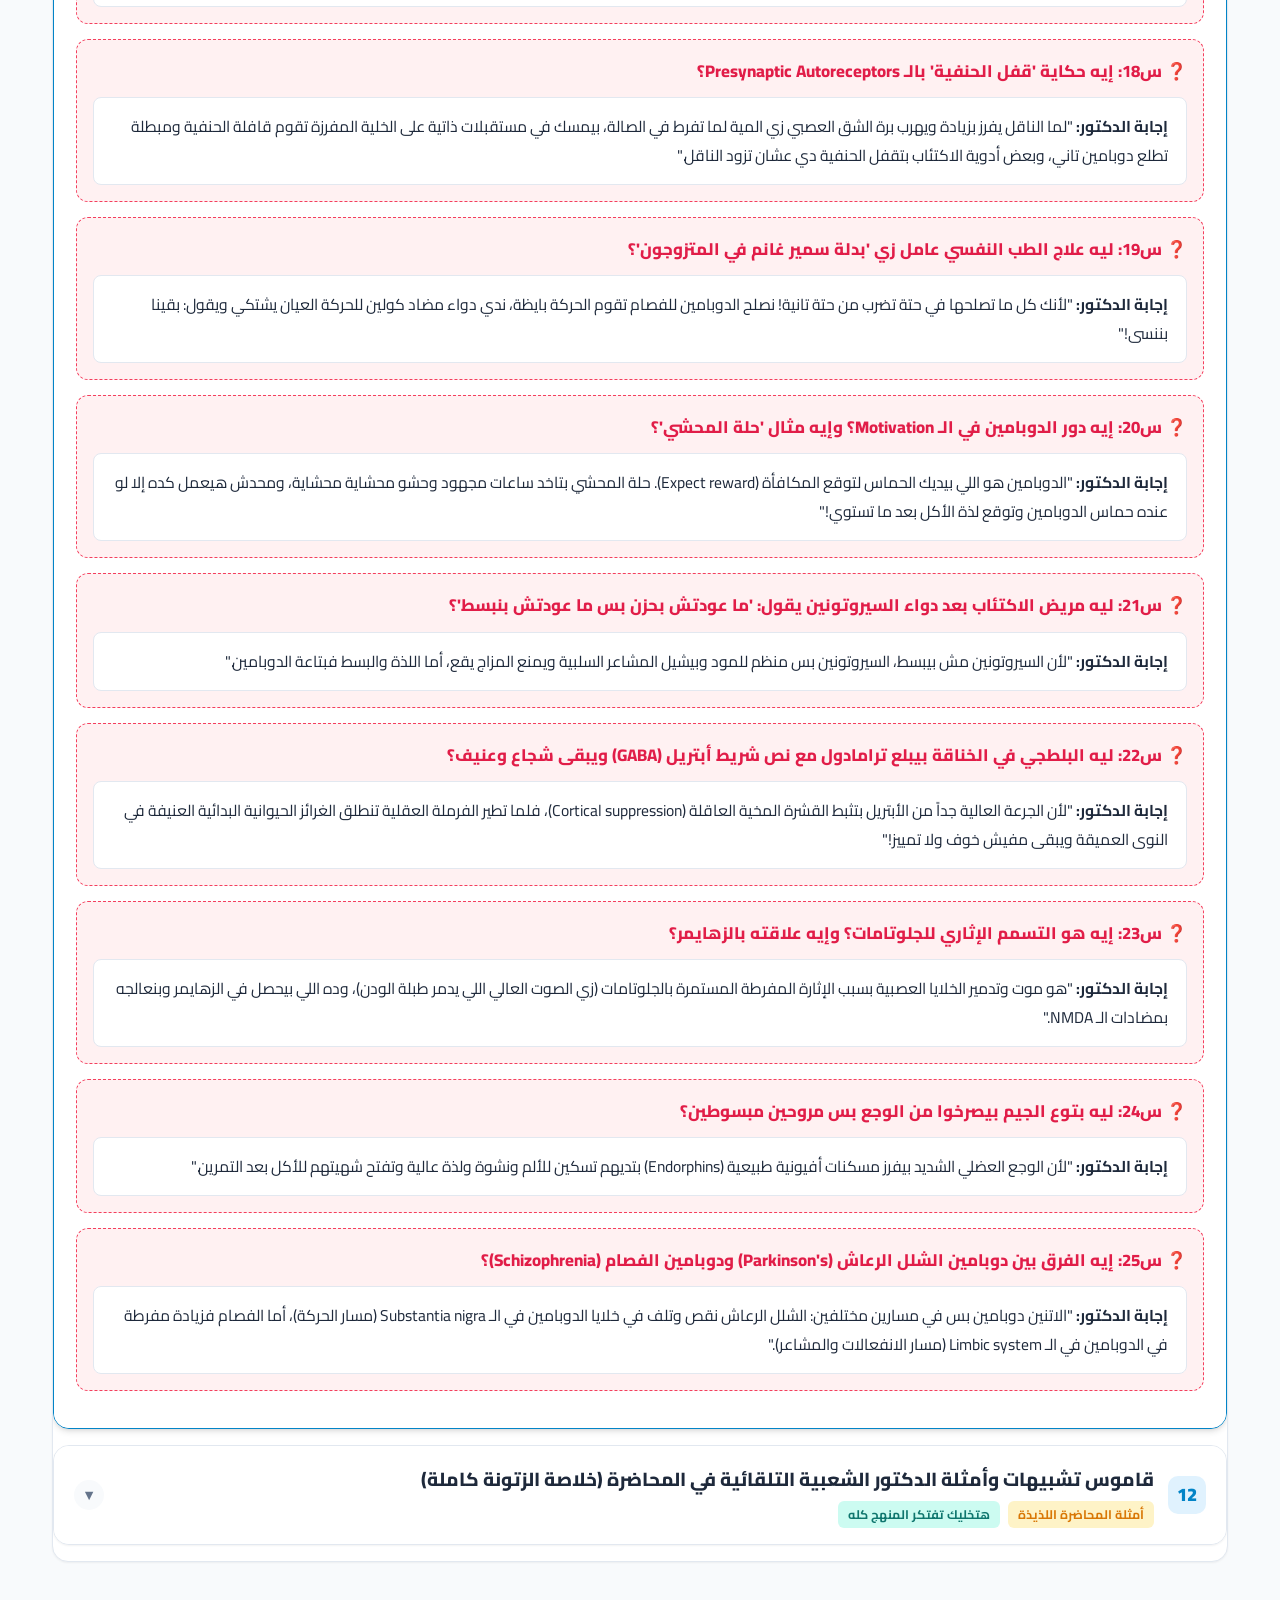
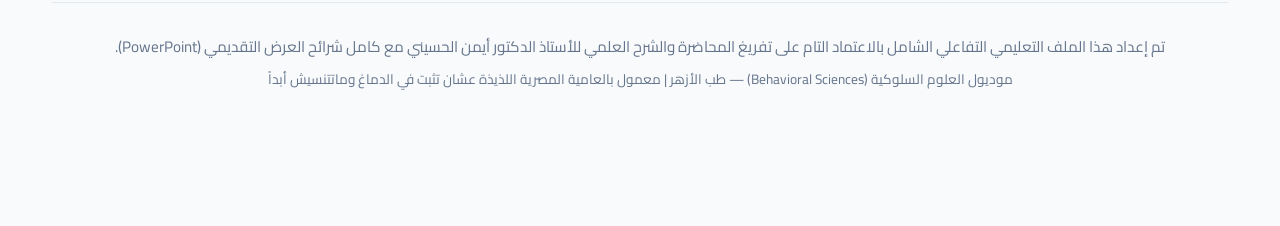
<file: reports/01-biological-bases-of-behaviour.html>
<!DOCTYPE html>
<html lang="ar" dir="rtl">
<head>
    <meta charset="UTF-8">
    <meta name="viewport" content="width=device-width, initial-scale=1.0">
    <title>الأسس البيولوجية للسلوك | تفريغ المحاضرة كاملاً بشرح د. أيمن الحسيني بالعامية المصرية</title>
    <link rel="preconnect" href="https://fonts.googleapis.com">
    <link rel="preconnect" href="https://fonts.gstatic.com" crossorigin>
    <link href="https://fonts.googleapis.com/css2?family=Cairo:wght@400;600;700;800;900&family=Tajawal:wght@400;500;700;800&family=JetBrains+Mono:wght@400;600&display=swap" rel="stylesheet">
    <style>
        :root {
            --primary: #0284c7;
            --primary-dark: #0369a1;
            --primary-light: #e0f2fe;
            --secondary: #0f766e;
            --secondary-light: #ccfbf1;
            --accent-purple: #7c3aed;
            --accent-purple-light: #ede9fe;
            --accent-amber: #d97706;
            --accent-amber-light: #fef3c7;
            --accent-rose: #e11d48;
            --accent-rose-light: #ffe4e6;
            --bg-body: #f8fafc;
            --bg-card: #ffffff;
            --text-main: #1e293b;
            --text-muted: #64748b;
            --border: #e2e8f0;
            --shadow-sm: 0 1px 2px 0 rgb(0 0 0 / 0.05);
            --shadow-md: 0 4px 6px -1px rgb(0 0 0 / 0.1), 0 2px 4px -2px rgb(0 0 0 / 0.1);
            --shadow-lg: 0 10px 15px -3px rgb(0 0 0 / 0.1), 0 4px 6px -4px rgb(0 0 0 / 0.1);
            --radius-md: 12px;
            --radius-lg: 16px;
        }

        .dark-mode {
            --primary: #38bdf8;
            --primary-dark: #0284c7;
            --primary-light: #082f49;
            --secondary: #2dd4bf;
            --secondary-light: #134e4a;
            --accent-purple: #a78bfa;
            --accent-purple-light: #2e1065;
            --accent-amber: #fbbf24;
            --accent-amber-light: #451a03;
            --accent-rose: #fb7185;
            --accent-rose-light: #4c0519;
            --bg-body: #0f172a;
            --bg-card: #1e293b;
            --text-main: #f1f5f9;
            --text-muted: #94a3b8;
            --border: #334155;
            --shadow-md: 0 4px 6px -1px rgb(0 0 0 / 0.5);
        }

        * {
            box-sizing: border-box;
            margin: 0;
            padding: 0;
            font-family: 'Cairo', 'Tajawal', sans-serif;
        }

        body {
            background-color: var(--bg-body);
            color: var(--text-main);
            line-height: 1.85;
            transition: background-color 0.3s, color 0.3s;
            padding-bottom: 80px;
        }

        /* Header */
        header {
            background: linear-gradient(135deg, #0f172a 0%, #1e293b 50%, #0369a1 100%);
            color: #ffffff;
            padding: 40px 20px 30px;
            text-align: center;
            border-bottom: 4px solid var(--primary);
            position: relative;
        }

        .header-badge {
            display: inline-block;
            background: rgba(255, 255, 255, 0.15);
            backdrop-filter: blur(8px);
            padding: 6px 18px;
            border-radius: 9999px;
            font-size: 0.95rem;
            margin-bottom: 12px;
            border: 1px solid rgba(255, 255, 255, 0.25);
            font-weight: 700;
        }

        header h1 {
            font-size: 2.2rem;
            font-weight: 900;
            margin-bottom: 8px;
            letter-spacing: -0.5px;
        }

        header p.subtitle {
            font-size: 1.15rem;
            color: #bae6fd;
            max-width: 850px;
            margin: 0 auto 15px;
            font-weight: 600;
        }

        .lecturer-info {
            display: inline-flex;
            align-items: center;
            gap: 12px;
            background: rgba(0, 0, 0, 0.3);
            padding: 8px 22px;
            border-radius: 50px;
            font-size: 0.98rem;
            color: #f8fafc;
        }

        /* Container */
        .container {
            max-width: 1440px;
            width: 95%;
            margin: 0 auto;
            padding: 24px 20px;
        }

        /* Color Legend Bar */
        .color-legend-card {
            background: var(--bg-card);
            border: 1px solid var(--border);
            border-radius: var(--radius-lg);
            padding: 16px 22px;
            margin-bottom: 22px;
            box-shadow: var(--shadow-sm);
        }

        .color-legend-header {
            display: flex;
            align-items: center;
            gap: 10px;
            font-size: 1.15rem;
            font-weight: 800;
            color: var(--primary-dark);
            margin-bottom: 12px;
            border-bottom: 1.5px solid var(--border);
            padding-bottom: 8px;
        }
        .dark-mode .color-legend-header {
            color: var(--primary);
        }

        .legend-grid {
            display: grid;
            grid-template-columns: repeat(auto-fit, minmax(240px, 1fr));
            gap: 12px;
        }

        .legend-chip {
            display: flex;
            align-items: flex-start;
            gap: 10px;
            padding: 10px 14px;
            border-radius: var(--radius-md);
            font-size: 0.92rem;
            line-height: 1.5;
            transition: transform 0.2s;
        }

        .legend-chip:hover {
            transform: translateY(-2px);
        }

        .legend-dot {
            width: 14px;
            height: 14px;
            border-radius: 50%;
            margin-top: 4px;
            flex-shrink: 0;
        }

        .legend-blue { background: #eff6ff; border: 1px solid #bfdbfe; color: #1e3a8a; }
        .legend-blue .legend-dot { background: #0284c7; }
        .dark-mode .legend-blue { background: #082f4940; border-color: #0369a1; color: #bae6fd; }

        .legend-green { background: #f0fdf4; border: 1px solid #bbf7d0; color: #14532d; }
        .legend-green .legend-dot { background: #16a34a; }
        .dark-mode .legend-green { background: #064e3b30; border-color: #15803d; color: #bbf7d0; }

        .legend-rose { background: #fff1f2; border: 1px solid #fecdd3; color: #881337; }
        .legend-rose .legend-dot { background: #e11d48; }
        .dark-mode .legend-rose { background: #4c051930; border-color: #be123c; color: #fecdd3; }

        .legend-amber { background: #fefce8; border: 1px solid #fef08a; color: #713f12; }
        .legend-amber .legend-dot { background: #d97706; }
        .dark-mode .legend-amber { background: #451a0330; border-color: #b45309; color: #fde68a; }

        .legend-purple { background: #faf5ff; border: 1px solid #e9d5ff; color: #581c87; }
        .legend-purple .legend-dot { background: #7c3aed; }
        .dark-mode .legend-purple { background: #2e106530; border-color: #6d28d9; color: #e9d5ff; }

        /* Sticky Control Bar */
        .controls-bar {
            position: sticky;
            top: 10px;
            z-index: 100;
            background: var(--bg-card);
            border: 1px solid var(--border);
            border-radius: var(--radius-lg);
            padding: 12px 18px;
            margin-bottom: 24px;
            box-shadow: var(--shadow-lg);
            display: flex;
            flex-wrap: wrap;
            gap: 12px;
            align-items: center;
            justify-content: space-between;
        }

        .search-box {
            flex: 1;
            min-width: 260px;
            position: relative;
        }

        .search-box input {
            width: 100%;
            padding: 10px 42px 10px 14px;
            border: 1.5px solid var(--border);
            border-radius: var(--radius-md);
            font-size: 0.95rem;
            background: var(--bg-body);
            color: var(--text-main);
            outline: none;
            transition: all 0.2s;
        }

        .search-box input:focus {
            border-color: var(--primary);
            box-shadow: 0 0 0 3px rgba(2, 132, 199, 0.2);
        }

        .search-icon {
            position: absolute;
            right: 14px;
            top: 50%;
            transform: translateY(-50%);
            color: var(--text-muted);
            font-size: 1.1rem;
        }

        .action-buttons {
            display: flex;
            gap: 8px;
            flex-wrap: wrap;
        }

        .btn {
            display: inline-flex;
            align-items: center;
            gap: 6px;
            padding: 8px 14px;
            border-radius: var(--radius-md);
            border: 1px solid var(--border);
            background: var(--bg-card);
            color: var(--text-main);
            font-size: 0.88rem;
            font-weight: 700;
            cursor: pointer;
            transition: all 0.2s;
        }

        .btn:hover {
            background: var(--primary-light);
            border-color: var(--primary);
            color: var(--primary-dark);
        }

        .btn-primary {
            background: var(--primary);
            border-color: var(--primary);
            color: #ffffff;
        }

        .btn-primary:hover {
            background: var(--primary-dark);
            color: #ffffff;
        }

        /* Filter tags */
        .filter-tags {
            display: flex;
            gap: 8px;
            overflow-x: auto;
            padding-bottom: 4px;
            margin-bottom: 20px;
        }

        .filter-chip {
            padding: 7px 16px;
            border-radius: 30px;
            border: 1px solid var(--border);
            background: var(--bg-card);
            color: var(--text-muted);
            font-size: 0.88rem;
            font-weight: 700;
            cursor: pointer;
            white-space: nowrap;
            transition: all 0.2s;
        }

        .filter-chip.active, .filter-chip:hover {
            background: var(--primary);
            color: #ffffff;
            border-color: var(--primary);
        }

        /* Main Accordion Card */
        .accordion-item {
            background: var(--bg-card);
            border: 1px solid var(--border);
            border-radius: var(--radius-lg);
            margin-bottom: 16px;
            box-shadow: var(--shadow-sm);
            overflow: hidden;
            transition: all 0.25s ease;
        }

        .accordion-item:hover {
            box-shadow: var(--shadow-md);
            border-color: #cbd5e1;
        }

        .accordion-item.open {
            border-color: var(--primary);
            box-shadow: var(--shadow-md);
        }

        .accordion-header {
            padding: 16px 20px;
            cursor: pointer;
            display: flex;
            align-items: center;
            justify-content: space-between;
            background: var(--bg-card);
            user-select: none;
            transition: background 0.2s;
        }

        .accordion-header:hover {
            background: rgba(2, 132, 199, 0.04);
        }

        .accordion-title-wrap {
            display: flex;
            align-items: center;
            gap: 14px;
            flex: 1;
        }

        .section-number {
            width: 38px;
            height: 38px;
            background: var(--primary-light);
            color: var(--primary);
            border-radius: 10px;
            display: flex;
            align-items: center;
            justify-content: center;
            font-weight: 900;
            font-size: 1.15rem;
            flex-shrink: 0;
        }

        .accordion-title {
            font-size: 1.18rem;
            font-weight: 800;
            color: var(--text-main);
        }

        .accordion-meta {
            display: flex;
            align-items: center;
            gap: 8px;
            margin-top: 4px;
            flex-wrap: wrap;
        }

        .tag {
            font-size: 0.78rem;
            font-weight: 700;
            padding: 2px 10px;
            border-radius: 6px;
        }

        .tag-blue { background: var(--primary-light); color: var(--primary-dark); }
        .tag-purple { background: var(--accent-purple-light); color: var(--accent-purple); }
        .tag-green { background: var(--secondary-light); color: var(--secondary); }
        .tag-amber { background: var(--accent-amber-light); color: var(--accent-amber); }
        .tag-rose { background: var(--accent-rose-light); color: var(--accent-rose); }

        .accordion-icon {
            width: 30px;
            height: 30px;
            display: flex;
            align-items: center;
            justify-content: center;
            border-radius: 50%;
            background: var(--bg-body);
            color: var(--text-muted);
            transition: transform 0.3s;
            flex-shrink: 0;
            font-size: 0.9rem;
        }

        .accordion-item.open .accordion-icon {
            transform: rotate(180deg);
            background: var(--primary-light);
            color: var(--primary);
        }

        .accordion-content {
            display: none;
            padding: 22px;
            border-top: 1px solid var(--border);
            background: var(--bg-card);
        }

        .accordion-item.open .accordion-content {
            display: block;
            animation: fadeIn 0.3s ease;
        }

        @keyframes fadeIn {
            from { opacity: 0; transform: translateY(-5px); }
            to { opacity: 1; transform: translateY(0); }
        }

        /* Sub-Accordions */
        .sub-accordion {
            border: 1px solid var(--border);
            border-radius: var(--radius-md);
            margin: 14px 0;
            overflow: hidden;
            background: var(--bg-body);
        }

        .sub-header {
            padding: 13px 18px;
            cursor: pointer;
            display: flex;
            align-items: center;
            justify-content: space-between;
            font-weight: 800;
            font-size: 1.02rem;
            background: rgba(0, 0, 0, 0.02);
            transition: background 0.2s;
        }

        .sub-header:hover {
            background: rgba(2, 132, 199, 0.06);
        }

        .sub-content {
            display: none;
            padding: 18px;
            background: var(--bg-card);
            border-top: 1px solid var(--border);
            font-size: 1rem;
        }

        .sub-accordion.open .sub-content {
            display: block;
        }

        .sub-accordion.open .sub-header {
            border-bottom: 1px solid var(--border);
            color: var(--primary);
        }

        /* Slide Box */
        .slide-box {
            background: #f0fdf4;
            border-right: 4px solid #16a34a;
            border-radius: 8px;
            padding: 14px 16px;
            margin-bottom: 16px;
        }
        .dark-mode .slide-box {
            background: #064e3b25;
            border-right-color: #22c55e;
        }

        .slide-badge {
            display: inline-flex;
            align-items: center;
            gap: 6px;
            color: #15803d;
            font-weight: 800;
            font-size: 0.88rem;
            margin-bottom: 6px;
        }
        .dark-mode .slide-badge { color: #4ade80; }

        /* Doctor Verbatim Box */
        .doctor-verbatim {
            background: #eff6ff;
            border-right: 5px solid #0284c7;
            border-radius: 10px;
            padding: 18px;
            margin: 16px 0;
            position: relative;
        }
        .dark-mode .doctor-verbatim {
            background: #082f4940;
            border-right-color: #38bdf8;
        }

        .doctor-badge {
            display: inline-flex;
            align-items: center;
            gap: 8px;
            background: #0284c7;
            color: #ffffff;
            font-size: 0.85rem;
            font-weight: 800;
            padding: 3px 12px;
            border-radius: 6px;
            margin-bottom: 12px;
        }

        .doctor-text {
            color: var(--text-main);
            font-size: 1.04rem;
            line-height: 1.95;
            white-space: pre-line;
        }

        .doctor-text strong {
            color: #0369a1;
            font-weight: 800;
        }
        .dark-mode .doctor-text strong {
            color: #38bdf8;
        }

        /* Question Box */
        .question-box {
            background: #fff1f2;
            border: 1.5px dashed #f43f5e;
            border-radius: var(--radius-md);
            padding: 16px;
            margin: 15px 0;
        }
        .dark-mode .question-box {
            background: #4c051930;
            border-color: #fb7185;
        }

        .question-header {
            display: flex;
            align-items: center;
            gap: 8px;
            color: #e11d48;
            font-weight: 800;
            font-size: 1.05rem;
            margin-bottom: 8px;
        }
        .dark-mode .question-header { color: #fb7185; }

        .question-answer {
            background: var(--bg-card);
            border-radius: 8px;
            padding: 14px 18px;
            margin-top: 10px;
            border: 1px solid var(--border);
            font-size: 0.98rem;
        }

        /* Doctor Example / Metaphor Box */
        .metaphor-box {
            background: #fefce8;
            border-right: 4px solid #ca8a04;
            border-radius: 8px;
            padding: 14px 16px;
            margin: 14px 0;
        }
        .dark-mode .metaphor-box {
            background: #451a0330;
            border-right-color: #facc15;
        }

        .metaphor-badge {
            color: #854d0e;
            font-weight: 800;
            font-size: 0.88rem;
            display: flex;
            align-items: center;
            gap: 6px;
            margin-bottom: 6px;
        }
        .dark-mode .metaphor-badge { color: #fde047; }

        /* Key Pearls */
        .pearl-box {
            background: #faf5ff;
            border-right: 4px solid #9333ea;
            border-radius: 8px;
            padding: 14px 16px;
            margin: 14px 0;
        }
        .dark-mode .pearl-box {
            background: #2e106530;
            border-right-color: #c084fc;
        }

        .pearl-badge {
            color: #7e22ce;
            font-weight: 800;
            font-size: 0.88rem;
            display: flex;
            align-items: center;
            gap: 6px;
            margin-bottom: 6px;
        }
        .dark-mode .pearl-badge { color: #d8b4fe; }

        /* Tables */
        .styled-table {
            width: 100%;
            border-collapse: collapse;
            margin: 16px 0;
            font-size: 0.95rem;
            border-radius: 8px;
            overflow: hidden;
            border: 1px solid var(--border);
        }

        .styled-table th {
            background: #f1f5f9;
            color: #334155;
            font-weight: 800;
            text-align: right;
            padding: 12px 14px;
            border-bottom: 2px solid var(--border);
        }
        .dark-mode .styled-table th {
            background: #1e293b;
            color: #cbd5e1;
            border-bottom-color: #334155;
        }

        .styled-table td {
            padding: 12px 14px;
            border-bottom: 1px solid var(--border);
            vertical-align: top;
        }

        .styled-table tr:hover {
            background: rgba(2, 132, 199, 0.03);
        }

        /* Footer */
        footer {
            text-align: center;
            padding: 30px;
            color: var(--text-muted);
            font-size: 0.95rem;
            border-top: 1px solid var(--border);
            margin-top: 40px;
        }

        @media (max-width: 768px) {
            header h1 { font-size: 1.7rem; }
            .controls-bar { flex-direction: column; align-items: stretch; }
            .action-buttons { justify-content: space-between; }
        }
    </style>
</head>
<body>

    <!-- Header -->
    <header>
        <div class="header-badge">كلية الطب - جامعة الأزهر | قسم الطب النفسي</div>
        <h1>الأسس البيولوجية للسلوك (Biological Bases of Behavior)</h1>
        <p class="subtitle">المحاضرة كاملة متسجلة بالعامية المصرية التلقائية اللذيذة وبنفس كلام الدكتور أيمن الحسيني بالحرف مع شرايح الباور والأسئلة والأمثلة الواقعية</p>
        <div class="lecturer-info">
            <span>🎙️ كلام وشرح: د. أيمن الحسيني (أستاذ الطب النفسي المساعد)</span>
            <span>•</span>
            <span>☕ روق كدة وافتح القوائم واستمتع بالمحاضرة</span>
        </div>
    </header>

    <div class="container">
        <!-- دليل الدلالات اللونية -->
        <div class="color-legend-card">
            <div class="color-legend-header">
                <span>🎨</span>
                <span>دليل الدلالات اللونية:</span>
            </div>
            <div class="legend-grid">
                <div class="legend-chip legend-blue">
                    <span class="legend-dot"></span>
                    <div>
                        <strong>الأزرق — كلام وشرح الدكتور:</strong><br>
                        <span>تفريغ كلام أ.د. أيمن الحسيني نصاً بالعامية المصرية التلقائية كما قاله في المدرج.</span>
                    </div>
                </div>
                <div class="legend-chip legend-green">
                    <span class="legend-dot"></span>
                    <div>
                        <strong>الأخضر — شرائح الباوربوينت:</strong><br>
                        <span>المحتوى والمصطلحات والبيانات الرسمية من شرايح الـ Slides الإنجليزية الأصلية.</span>
                    </div>
                </div>
                <div class="legend-chip legend-rose">
                    <span class="legend-dot"></span>
                    <div>
                        <strong>الأحمر والوردي — أسئلة الدكتور:</strong><br>
                        <span>الأسئلة الشفوية والتفاعلية اللي سألها الدكتور للطلبة في القاعة مع إجاباتها النموذجية.</span>
                    </div>
                </div>
                <div class="legend-chip legend-amber">
                    <span class="legend-dot"></span>
                    <div>
                        <strong>الكهرماني — تشبيهات وأمثلة الدكتور:</strong><br>
                        <span>أمثلة وقصص المحاضرة الشعبية والواقعية (حلة المحشي، بدلة سمير غانم، حلب الجاموسة..).</span>
                    </div>
                </div>
                <div class="legend-chip legend-purple">
                    <span class="legend-dot"></span>
                    <div>
                        <strong>البنفسجي — الزتونة ونقاط الامتحان:</strong><br>
                        <span>الخلاصات الطبية الدقيقة (Clinical Pearls) والمعادلات العصبية الهامة للامتحانات.</span>
                    </div>
                </div>
            </div>
        </div>



        <!-- Controls Bar -->
        <div class="controls-bar">
            <div class="search-box">
                <span class="search-icon">🔍</span>
                <input type="text" id="searchInput" placeholder="دوّر على أي كلمة (محشي، سمير غانم، بلطجية، جاموسة، كيبورد، صلاة، أبتريل، كورتيزول...)" onkeyup="filterContent()">
            </div>
            <div class="action-buttons">
                <button class="btn btn-primary" onclick="expandAll()">
                    <span>➕ افتح كل القوائم المنسدلة</span>
                </button>
                <button class="btn" onclick="collapseAll()">
                    <span>➖ اقفل كله</span>
                </button>
                <button class="btn" onclick="toggleDarkMode()">
                    <span id="themeIcon">🌙</span> <span id="themeText">الوضع الليلي</span>
                </button>
            </div>
        </div>

        <!-- Filter Chips -->
        <div class="filter-tags">
            <span class="filter-chip active" onclick="setFilter('all', this)">📋 المحاضرة كاملة (12 موضوع)</span>
            <span class="filter-chip" onclick="setFilter('questions', this)">❓ أسئلة الدكتور للطلبة نصاً</span>
            <span class="filter-chip" onclick="setFilter('neurotransmitters', this)">🧪 النواقل العصبية السبعة</span>
            <span class="filter-chip" onclick="setFilter('metaphors', this)">💡 تشبيهات وقصص الدكتور الحصرية</span>
            <span class="filter-chip" onclick="setFilter('endocrine', this)">🩸 الغدد الصماء والهرمونات</span>
            <span class="filter-chip" onclick="setFilter('anatomy', this)">🧠 تشريح فصوص ونوى المخ</span>
        </div>

        <!-- MAIN ACCORDIONS CONTAINER -->
        <div id="contentList">

            <!-- SECTION 1 -->
            <div class="accordion-item open" data-category="general">
                <div class="accordion-header" onclick="toggleAccordion(this)">
                    <div class="accordion-title-wrap">
                        <div class="section-number">1</div>
                        <div>
                            <div class="accordion-title">دخلة المحاضرة: إيه هو موديول الـ Behavioral Sciences؟ وشرف الطب النفسي والعقل vs المخ</div>
                            <div class="accordion-meta">
                                <span class="tag tag-blue">Slides 1, 4</span>
                                <span class="tag tag-rose">سؤال الدكتور في أول دقيقة</span>
                                <span class="tag tag-purple">التلفزيون والعفريت</span>
                            </div>
                        </div>
                    </div>
                    <div class="accordion-icon">▼</div>
                </div>
                <div class="accordion-content">
                    
                    <div class="slide-box">
                        <div class="slide-badge">📑 المكتوب في الباور (Slide 1 & 4)</div>
                        <p><strong>Biological bases of behavior</strong> | By: Ayman al hosainey - Ass. prof of psychiatry - Al Azhar university</p>
                        <p><strong>The nervous system & Behavioral Sciences:</strong> Introduction to biological foundations of behavior.</p>
                    </div>

                    <div class="doctor-verbatim">
                        <div class="doctor-badge">🎙️ كلام الدكتور في أول المحاضرة والاتفاق مع الطلبة نصاً:</div>
                        <div class="doctor-text">
"«... ألطف حاجة كنت بتستشهدوا بها زمان، كويس؟ اللي عايز ياكل، واللي عايز ينام، واللي عايز يخرج، واللي عايز يعمل أي حاجة هو حر طليق، بس ما يتكلمش مع اللي جنبه، ماشي؟ ولما نطرح أسئلة على حضراتكم أستأذنكم ما حدش يتكلم غير لما يرفع إيديه، ده بس علشان ننظم الحوار يعني.

رجاء من حضراتكم ما تتكلموش مع بعض، مش حاجة personal إطلاقاً، بس علشان أنا بتشتت من الصوت، فأستأذن حضراتكم ما حدش يتكلم خالص مع اللي جنبه. اللي عايز يتكلم معايا يتكلم معايا في أي حاجة هو عايز يتكلم فيها على مدار المحاضرة، بس مش مع اللي جنبه. اتفقنا؟»"
                        </div>
                    </div>

                    <div class="question-box">
                        <div class="question-header">❓ سؤال الدكتور للطلبة: الموديول بتاعنا بيتعامل مع إيه؟</div>
                        <p><strong>الدكتور بيسأل:</strong> "وأي علم بندرسه لابد نكون عارفين الموضوع اللي بيتعامل معاه إيه بالظبط، فالـ Behavioral Sciences تفتكروا بيتعامل مع إيه؟"</p>
                        <div class="question-answer">
                            <strong>الطلبة ردوا:</strong> "سلوك الإنسان."<br>
                            <strong>الدكتور سألهم تاني:</strong> "ماشي، يعني إيه سلوك الإنسان؟"<br>
                            <strong>طالب جاوب:</strong> "يعني إزاي بيقدر يستجيب ويتصرف في المواقف المختلفة."<br>
                            <strong>الدكتور عقّب وقال:</strong> "تمام، ده تفسير تاني، تمام. فإحنا موضوعنا الأساسي هو سلوك البشر، بس سلوك البشر مش من حيث إيه نوع سلوك البشر، سلوك البشر من حيث إيه الـ Factors اللي بتؤثر في سلوك الإنسان وبتحركه، ماشي؟ مالناش دعوة السلوك ده صح أو غلط، أو الناس بتعمل إيه بالظبط، ده علم آخر ومبحث آخر مالوش دعوة بينا إحنا. اللي إحنا بندرسه: إيه العوامل المختلفة اللي ممكن تؤثر في سلوك الإنسان، وكذلك العمليات العقلية."
                        </div>
                    </div>

                    <div class="doctor-verbatim">
                        <div class="doctor-badge">🎙️ الدكتور بيوضح: ليه الطب النفسي هو أعلى وأشرف فرع في الطب؟</div>
                        <div class="doctor-text">
"«وإحنا أساساً فرعنا الطب النفسي، وعشان حضراتكم تبقوا عارفين: إحنا بنعتبر المجال بتاعنا هو ألطف فروع الطب، كويس؟ فأنتم بتتعاملوا مع أعظم دكاترة في العالم! 

<strong>ليه فرعنا الطب النفسي هو أعلى حاجة في الوجود يعني في الطب؟</strong>
مش في الطب بس، وفي حاجات كتيرة.. لأن شرف العلم بشرف المعلوم؛ كل ما بيكون الموضوع بتاعنا شريف، كل ما بيكون العلم ده شريف. وأعلى وأشرف العلوم هي العلوم الشرعية، وأشرف العلوم الشرعية هي علوم العقيدة المتعلقة بذات الله تعالى. ويلي أشرف حاجة بعد علوم الدين هو الإنسان نفسه، وأشرف حاجة في الإنسان إن إحنا نحافظ على صحته. 

فعلوم الطب في الشرف تلي علوم الشريعة، وعلوم الطب بتتفاوت في الشرف على حسب الموضوع بتاعها؛ فأكيد يعني مش هنساوي ما بين اللي بيتعامل مع عقل الإنسان ومع الجهاز البولي مثلاً، ولا الجهاز الهضمي، أكيد يعني! فبالتالي عقل الإنسان هو أشرف من أجهزة كتيرة في الجسم، فبما إن عقل الإنسان هو أشرف ما في الإنسان، فبالتالي فرع الطب اللي بيتعامل مع العقل هو أشرف الفروع، لأن العقل هو ما يميز الإنسان، صح كده يا جماعة؟»"
                        </div>
                    </div>

                    <div class="question-box">
                        <div class="question-header">❓ سؤال الدكتور: إيه الفرق بين العقل والمخ؟ وإيه الوظائف العليا؟</div>
                        <p><strong>الدكتور بيسأل:</strong> "وعايز حضراتكم تعرفوا إن العقل غير المخ؛ لأن المخ بيقوم بوظائف كثيرة جداً، منها وظائف بنشترك فيها مع الحيوانات، وبعض الحيوانات أفضل مننا فيها. لكن ما يميز الإنسان وظائف معينة، اللي هي الوظائف العليا للمخ، زي إيه مثلاً؟ الوظائف العليا اللي بتميز الإنسان؟"</p>
                        <div class="question-answer">
                            <strong>الطلبة قالوا:</strong> "التفكير مثلاً" — "التحكم في الغرائز" — "الإدراك".<br>
                            <strong>الدكتور رَدّ عليهم بالضحك:</strong> "ماشي، التحكم في الغرائز.. المفروض يعني! ما ده تفكير، ده جزء من التفكير، لكن فيه حاجات تانية كمان؛ الإدراك.. الإدراك مختلف في الإنسان. ده كله هندرسه، يعني الإدراك والتفكير، كل وظيفة نرى إن الإنسان فيها متميز عن باقي المخلوقات دي من الوظائف العليا، ده موضوع دراستنا في الموديول ده، والخلل فيها موضوع دراستنا إن شاء الله في الـ Psychiatry لما تكبروا شوية وتوصلوا لسنة رابعة."
                        </div>
                    </div>

                    <div class="metaphor-box">
                        <div class="metaphor-badge">📺 تشبيه الدكتور: التلفزيون المكسور والعفريت (الاختزالية الغربية vs الروح)</div>
                        <div class="doctor-text">
"«العلوم دي كلها طالعة من منظومة غربية، والمنظومة الغربية الحديثة اللي طلعت كل هذه العلوم متأثرة بفلسفة إلحادية، تنكر وجود الخلق، وترى إن الإنسان ما هو إلا نتاج عمليات تطور، مش مادة تطورت؟ وبالتالي بيتعاملوا مع الإنسان على إنه مادة!

البيولوجيين بيحاولوا يفسروا كل السلوك الإنساني من خلال نماذج بيولوجية وبيفترضوا إنها قادرة على تفسير كل شيء! واللي مش عارفين يفسروه، بيقولوا هنعرف نفسره في وقت تاني؛ ليه؟ لأنه بينطلق من فكرة إن الإنسان بيولوجي، زي التلفزيون؛ <strong>التلفزيون بنصلحه إزاي؟ بنفتحه ونصلحه من جواه. إذا ما عرفناش نصلح حاجة، مش هنقول ده فيه عفريت راكب التلفزيون! هنقول إن فيه حاجة بايظة مش عارفينها لسه، بس هنعرفها كمان شوية.</strong>

نظراً لنظرتنا إحنا للإنسان إنه جسد وروح، والروح دي من خلق الله عز وجل ومن نفخ الله تعالى فيها، والروح دي ليها وظائف مش حاجة وخلاص يعني. والنفس مفهوم أعقد بكتير جداً ومركب من النظرة البسيطة الاختزالية.. اختزالية دي يعني بيختزلوا السلوك الإنساني في حاجات بسيطة. طبعاً ده خطأ، بمعنى إن الاختزالية خطأ، لكن هل الفرضيات اللي محطوطة خطأ؟ لا، هي صحيحة جزئياً، لكن لا تفسر كل شيء!»"
                        </div>
                    </div>

                </div>
            </div>

            <!-- SECTION 2 -->
            <div class="accordion-item" data-category="general">
                <div class="accordion-header" onclick="toggleAccordion(this)">
                    <div class="accordion-title-wrap">
                        <div class="section-number">2</div>
                        <div>
                            <div class="accordion-title">إزاي بنعرف أسرار المخ؟ (الدراسات الدوائية بالصدفة، وإصابات المخ، وأشعة الـ fMRI)</div>
                            <div class="accordion-meta">
                                <span class="tag tag-blue">Slide 2</span>
                                <span class="tag tag-rose">هل الدوبامين بتاع السعادة؟</span>
                                <span class="tag tag-amber">قصة الدكتور والـ micturition في الشارع</span>
                            </div>
                        </div>
                    </div>
                    <div class="accordion-icon">▼</div>
                </div>
                <div class="accordion-content">

                    <div class="slide-box">
                        <div class="slide-badge">📑 المكتوب في الباور (Slide 2)</div>
                        <p><strong>Research methods in behavioral neuroscience:</strong> Brain lesions, Functional studies (Functional MRI, Evoked potentials / EEG).</p>
                    </div>

                    <div class="question-box">
                        <div class="question-header">❓ سؤال الدكتور المفاجئ: مين قالكم إن الدوبامين ده بتاع السعادة؟</div>
                        <p><strong>الدكتور بيسأل:</strong> "مثلاً يعني: كم واحد هنا يعرف إن الدوبامين ده بتاع اللذة، بتاع السعادة؟ حد عارف الكلام دوت؟ عرفنا منين إن ده بتاع السعادة؟ عرفناها إزاي ديت؟"</p>
                        <div class="question-answer">
                            <strong>الدكتور صدمهم وقال:</strong> "طبعاً هو مش بتاع السعادة ولا حاجة! إنتوا بتعرفوا إن الدوبامين بتاع السعادة؟ الدوبامين مش هرمون السعادة، ولا هرمون أصلاً! أومال إيه بقى؟ Neurotransmitter، بتاع إيه؟ لذة ولا سعادة؟ لذة، واللذة غير السعادة، ماشي؟ 
اللذة غير السعادة، لكن فيه ناس بتعتقد إن اللذة هي السعادة، يعني لو حد بيتبنى منظور شهواني للحياة فهيعتقد إن اللذة هي السعادة، فبناكل أكل حلو أو نعمل علاقات كده يبقى إحنا سعداء؟ تعتقدوا ذلك وخربت الدنيا! السعادة شيء.. ده خاطب الروح، حاجات معنوية، واللذة شيء آخر."
                        </div>
                    </div>

                    <div class="doctor-verbatim">
                        <div class="doctor-badge">🎙️ قصة الدكتور: إزاي اكتشفوا دور الدوبامين بالصدفة في الخمسينات؟</div>
                        <div class="doctor-text">
"«الواقع إن الدراسات اللي بتتعمل على المخ اللي بتصل لمثل هذه الطروحات، كلها حاجات غير مباشرة، بنلاحظ ملاحظة ما بالصدفة، وبعدين لما بنلاحظها بنبدأ نفسرها.
إزاي مثلاً علاقة الدوبامين باللذة جات إزاي؟ عرفوها إزاي؟ 
قدراً كده، كان فيه ناس عندها مرض فصام (Schizophrenia)، ما كانوش عارفين يعالجوهم، وكانوا تلاقيهم مجانين في الشوارع (Homeless) وبيشتموا وبيتكلموا مع نفسهم. كان زمان ما بنعرفش نعالجهم في الخمسينات من القرن الماضي، فكانوا بيلموهم يحطوهم في مستعمرات يقفلوا عليهم لحد ما يموتوا! وكانوا فرصة بقى مالهمش أهل ومرميين كده في الشوارع فكانوا بيعملوا عليهم تجارب! كل واحد عنده دواء جديد يحب يجربه يقوم جايب دول يجرب فيهم يعني!

بالصدفة كده بيجربوا دواء من أدوية الحساسية (Antihistaminic)، لقوهم خفوا! ببساطة شديدة يعني لقوهم خفوا وبقوا كويسين! فلما شافوا الدواء دوت، لقوا الدواء بيشتغل على الدوبامين، بيعمل حاجة اسمها <strong>Dopamine receptor antagonist</strong>، يعني بيقفل الدوبامين. 
إدوهم الدواء ده خفوا، يعني بقوا عاقلين وكل حاجة، بس بعد ما خفوا قالوا: 
<strong>'إن إحنا ما عودناش بنستمتع بأي شيء، لو كلنا أي أكلة كله زي بعضه، أي حاجة بنعملها زي بعضها!'</strong> ماشي؟ صدفة كده!

فمن هنا جات فكرة: هو ممكن يكون الدوبامين ليه علاقة باللذة؟ جايز! طب تعالوا نجرب أدوية تانية تزود الدوبامين، لقوا الناس اللي بتاخد أدوية تزود دوبامين بيبقى عندهم سعادة فظيعة وبهجة شديدة وكل حاجة حلوة ومنورة وزيادة عن اللزوم! 
فبدأوا يربطوا: يبدو كده إن الدوبامين لما يقل ما عادش الناس بتتبسط، ولما بيزيد الناس بتتبسط زيادة عن اللزوم، صح كده؟ يبقى ده دليل غير مباشر. 
<strong>لكن هل حد دخل وقاس الدوبامين جوة المخ؟ ده ما حصلش، مش عارفين يعملوه لحد دلوقتي! يبقى إحنا بنجيب معلوماتنا منين؟ من الدراسات الدوائية!</strong>»"
                        </div>
                    </div>

                    <div class="sub-accordion">
                        <div class="sub-header" onclick="toggleSubAccordion(this)">
                            <span>🔍 الطريقتين اللي بنعرف بيهم أنهي حتة في المخ مسؤولة عن السلوك ده</span>
                            <span>▼</span>
                        </div>
                        <div class="sub-content">
                            <p><strong>1. إصابات المخ (Brain Lesions / Stroke / Trauma / Tumors):</strong></p>
                            <div class="doctor-text">
"«أي عطب أو ورم في المخ بوّظ حتة معينة، فلما ييجي الورم في منطقة معينة يحصل Loss of function معين ويتكرر مع كذا عيان، فنستنتج إن الحتة دي مسؤولة عن الوظيفة دي.»"
                            </div>

                            <div class="metaphor-box">
                                <div class="metaphor-badge">💡 قصة الدكتور: الدكتور المحترم اللي عمل micturition في الشارع!</div>
                                <div class="doctor-text">
"«إنتوا عارفين الآية: {كَلَّا لَئِن لَّمْ يَنتَهِ لَنَسْفَعًا بِالنَّاصِيَةِ}، الناصية اللي هي الجبهة، دي الـ Prefrontal cortex بتمثل شخصية الإنسان (Personality). طب عرفنا منين؟
من الحوادث والإصابات؛ تلاقي الشخص بعد الإصابة حصله Change in personality.
مثلاً يعني: مرة واحد نعرفه، اكتشف إن أبوه عنده Frontal tumor.. إزاي؟ 
أبوه كان راجل محترم جداً، دكتور، كدة يعني، مرة وقف عمل micturition (تبول) في الشارع! تمام؟ ودي كانت حاجة Abnormal جداً عمره ما يعمل حاجة زي كده وهو كان دكتور! فعمل MRI طلع عنده Frontal tumor عامل ضغط على الـ Frontal cortex وشخصيته اتغيرت! فمن هنا فهمنا إن الـ Personality ليها علاقة بالـ Frontal lobe.»"
                                </div>
                            </div>

                            <p style="margin-top: 14px;"><strong>2. الدراسات الوظيفية (Functional Studies):</strong></p>
                            <div class="doctor-text">
"«بندي للشخص Task معين يعمله (مثلاً مسألة حسابية)، ونشوف أنهي حتة في المخ بتبقى More active during this task:
• <strong>الـ Functional MRI:</strong> بيقيس الـ Blood flow أو الـ Metabolism، الحتة اللي شغال فيها الدم تطلع في الصورة بلون أحمر (Hot areas)، والحتة اللي مش شغالة تطلع بلون أخضر (Cold areas).
• <strong>الـ Evoked Potentials بالـ EEG:</strong> بنوصل أقطاب على الدماغ تقيس الـ Electrical activity of the brain أثناء عمل التاسك، فتطلع موجات زي رسم القلب ليها Amplitude وDuration محددة.»"
                            </div>
                        </div>
                    </div>

                    <div class="question-box">
                        <div class="question-header">❓ سؤال الدكتور: إيه الحاجات اللي بتيجي للمخ من برة وتغير سلوكنا فجأة؟</div>
                        <p><strong>الدكتور بيسأل:</strong> "المخ بيتغير بحاجات Intrinsic، بس فيه حاجات جاية له من برة ممكن تغير الـ Human behavior.. ممكن يكون إيه مثلاً؟"</p>
                        <div class="question-answer">
                            <strong>الدكتور جاوب وقال:</strong> "الهرمونات! مش السيدات فجأة كده بيتقلبوا ومزاجهم بيتغير؟ يقولك عشان الهرمونات.. الهرمونات ليها Major influence على السلوك، عشان كده لما بنتعامل مع السلوك بيولوجياً بنهتم بـ Two main systems:
1- الـ <strong>Central nervous system (المخ والحبل الشوكي)</strong>
2- والـ <strong>Endocrine system (جهاز الغدد الصماء)</strong>"
                        </div>
                    </div>

                </div>
            </div>

            <!-- SECTION 3 -->
            <div class="accordion-item" data-category="anatomy">
                <div class="accordion-header" onclick="toggleAccordion(this)">
                    <div class="accordion-title-wrap">
                        <div class="section-number">3</div>
                        <div>
                            <div class="accordion-title">الخلية العصبية وليه المخ ملون؟ (ترانزستور المخ، والفرق بين دكتور الأعصاب ودكتور النفسية)</div>
                            <div class="accordion-meta">
                                <span class="tag tag-blue">Slides 3, 5</span>
                                <span class="tag tag-amber">تشبيه الترانزستور</span>
                                <span class="tag tag-purple">Gray vs White Matter</span>
                            </div>
                        </div>
                    </div>
                    <div class="accordion-icon">▼</div>
                </div>
                <div class="accordion-content">

                    <div class="slide-box">
                        <div class="slide-badge">📑 المكتوب في الباور (Slide 5)</div>
                        <p><strong>Neurons: the basic elements of behavior:</strong> Contain a nucleus, send messages (Axon), receive messages (Dendrites), myelin sheath, axon terminal.</p>
                    </div>

                    <div class="doctor-verbatim">
                        <div class="doctor-badge">🎙️ كلام الدكتور: تركيب النيورون وسر ألوان المخ نصاً:</div>
                        <div class="doctor-text">
"«عشان نفهم كيمياء المخ، المخ بيشتغل على الـ Cellular level، وخلايا المخ هي الـ Neurons.
النيورون عبارة عن Cell body طالع منه شُعيرات اسمها Dendrites، وواحد منهم بيكون Very long اسمه الـ Axon، والـ Axon ده حواليه حاجة اسمها Myelin sheath، وممكن يوصل في بعض الخلايا لـ 1 متر! وبينتهي بحاجة اسمها Terminal dendrites.
الـ Dendrites دي وظيفتها تعمل Connections between neurons، كل ما بتكتر وتتفرع كل ما بتعمل اتصالات أكتر.

<strong>طب ليه المخ ملون؟ لما نبص على المخ نلاقيه حتة Gray وحتة White؟</strong>
لأن الـ Cell body فيه عضيات (Organelles) بتخليه لونه غامق (Gray). أما الـ Axon حواليه Myelin sheath وده عبارة عن Fat (دهون)، والدهن لونه أبيض!
فعشان كده الـ Gray matter عبارة عن تجمعات الـ Cell bodies، والـ White matter عبارة عن الـ Axons ماشية جنب بعضها وعاملة حبال ومسارات (Tracts).»"
                        </div>
                    </div>

                    <div class="metaphor-box">
                        <div class="metaphor-badge">🔌 تشبيه الدكتور: الدوائر العصبية زي الترانزستور في البوردة!</div>
                        <div class="doctor-text">
"«الواقع يعني إن كل ما يكون فيه شوية Neurons متجمعين هنا، وشوية ترانزستور هنا، دي عاملة زي <strong>ترانزستور في الموصلات!</strong>
كل مجموعة بيعملوا دوائر عصبية (Neuronal circuits) عشان يؤدوا وظيفة معينة، وعشان نطلع سلوك مركب (Complex behavior) محتاجين الدوائر دي كلها تشتغل مع بعض In harmony!
أنا عشان أجيلكم النهاردة كده وأقف أشرح الكلام دوت: محتاج معلومات تيجي من الـ Memory، ومحتاج الـ Prefrontal cortex تنظم الكلام اللي هقوله، ومحتاج حاجة تظبط الـ Motor activity عشان أتحرك وأكتب.. كل ده شغال مع بعض In harmony عشان الـ Behavior ده يطلع في الآخر!»"
                        </div>
                    </div>

                    <div class="question-box">
                        <div class="question-header">❓ سؤال الدكتور: إيه الفرق بين دكتور المخ والأعصاب ودكتور الطب النفسي؟</div>
                        <div class="question-answer">
                            <div class="doctor-text">
"«اللخبطة في المخ بتحصل من سكتين:
1- يا إما الـ <strong>Structure of the cell</strong> يبوظ، يحصل جلطة أو سكتة (Stroke) تموّت الخلايا، أو الـ Myelin sheath يبوظ؛ الخلية نفسها باظت على الـ Anatomical أو الـ Histological level.. <strong>دول بتوع المخ والأعصاب (Neurology)</strong>، يصوروا بالرنين أو المقطعية (CT أو MRI) يشوفوا الحتة البيضاء ما عادتش بيضاء والرمادية باظت فيعرفوا مكان المشكلة.
2- أما إحنا في <strong>الطب النفسي (Psychiatry)</strong> مالناش دعوة بالحكاية دي، المشكلة عندنا بتكون على الـ <strong>Biochemical level</strong> (في النواقل العصبية والتشابك العصبي)! دي بقى لو صورنا بالـ MRI العادي ما بنشوفش حاجة لأن ما عندناش طريقة نقيسها في الصورة، لكن بنقيس نشاط المخ بطرق تانية.»"
                            </div>
                        </div>
                    </div>

                </div>
            </div>

            <!-- SECTION 4 -->
            <div class="accordion-item" data-category="neurotransmitters">
                <div class="accordion-header" onclick="toggleAccordion(this)">
                    <div class="accordion-title-wrap">
                        <div class="section-number">4</div>
                        <div>
                            <div class="accordion-title">التشابك العصبي (Synapse): النواقل بتطلع إزاي؟ والذاكرة والبصمة البيولوجية، وليه مش بننسى أسامينا؟</div>
                            <div class="accordion-meta">
                                <span class="tag tag-blue">Slide 6</span>
                                <span class="tag tag-rose">ليه مش بننسى أسامينا؟</span>
                                <span class="tag tag-amber">ينفع ناخد الدوبامين بالبؤ؟</span>
                            </div>
                        </div>
                    </div>
                    <div class="accordion-icon">▼</div>
                </div>
                <div class="accordion-content">

                    <div class="slide-box">
                        <div class="slide-badge">📑 المكتوب في الباور (Slide 6)</div>
                        <p><strong>How the neurons communicate with each other?</strong> Release of neurotransmitter from terminal button -> cross synaptic cleft -> bind to postsynaptic receptor -> terminated by: 1- Deactivation by enzyme, 2- Reuptake pump for reuse.</p>
                    </div>

                    <div class="doctor-verbatim">
                        <div class="doctor-badge">🎙️ كلام الدكتور نصاً: Zoom in على منطقة التشابك العصبي</div>
                        <div class="doctor-text">
"«الخلايا العصبية مش لامسين بعض، فيه بينهم فراغ اسمه <strong>Synaptic cleft</strong>، والمنطقة دي كلها اسمها <strong>Synapse</strong>.
بيتواصلوا مع بعض برسالة كيميائية Chemical message اسمها النواقل العصبية (Neurotransmitters)، بتكون محبوسة جوة أكياس وحويصلات (Vesicles).
لما الكهرباء بتوصل لنهاية العصب، يدخل الكالسيوم (Calcium influx)، فيخلي الحويصلات تهاجر للغشاء وترابتشر (Rupture) وترمي الناقل العصبي في الفراغ، يقوم يعدي ويمسك في الـ Receptors بتاعة الخلية التانية.

<strong>قاعدة مهمة جداً:</strong>
الخلية اللي قبل التشابك <strong>Presynaptic neuron بتستخدم ناقل عصبي واحد بس (One neurotransmitter)</strong>، يعني لو بتطلع دوبامين نسميها Dopaminergic neuron، لو أستيل كولين نسميها Cholinergic neuron وهكذا.
<strong>لكن الخلية اللي بعد التشابك Postsynaptic neuron بتستقبل أكتر من ناقل عصبي (More than one neurotransmitter)!</strong> تلاقي عندها Receptors للدوبامين، وReceptors للسيروتونين، وReceptors للـ GABA!»"
                        </div>
                    </div>

                    <div class="question-box">
                        <div class="question-header">❓ سؤال الدكتور للطلبة: طب ليه الخلية المستقبلة بتستقبل أكتر من ناقل؟</div>
                        <p><strong>الدكتور بيسأل:</strong> "طب ليه الـ Postsynaptic neuron بيحتاج يستقبل More than one neurotransmitter؟"</p>
                        <div class="question-answer">
                            <strong>الدكتور جاوب وقال:</strong> "عشان يحصل <strong>Balance في الوظيفة!</strong> أنا Sometimes بحتاج أعمل للنيورون Stimulation (تنبيه)، وSometimes بحتاج أعمله Inhibition (فرملة وتثبيط)، وSometimes عايزه يعمل حاجة تانية.. فيستقبل النواقل دي ويغير في الـ Function ويكوّن بروتينات وإنزيمات."
                        </div>
                    </div>

                    <div class="question-box">
                        <div class="question-header">❓ سؤال الدكتور: الذاكرة بتتخزن إزاي؟ وإيه الـ Biological Print؟ وليه مش بننسى أسامينا؟</div>
                        <p><strong>الدكتور بيسأل:</strong> "المعلومات دي هتتخزن في الـ Memory في شكل إيه؟ الذاكرة ليها Biological base بدليل الناس اللي بيتخبطوا أو يجيلهم زهايمر بيبدأوا ينسوا.. شكل البصمة البيولوجية إيه؟"</p>
                        <div class="question-answer">
                            <div class="doctor-text">
"«صح، تكوين وصلات جديدة (New connections between neurons)، ومواد كيماوية غيرت في تركيب ووظيفة الخلية العصبية.
طب التغيير ده بيبقى دائم ولا مؤقت؟ ده على حسب الـ <strong>Degree of stimulation:</strong>
• لو الـ Stimulus كان خفيف ولحظي: بيحصل Transient change (تغيير مؤقت).
• لو الـ Stimulation كان متكرر كتير ومستمر (Continuous continuous continuous): بيتحول لـ <strong>Permanent change</strong>!
عشان كده إحنا <strong>مش بننسى أسامينا! ليه مش بننساها؟</strong> لأن اسمك اتكرر وسماعك ليه كان كتير جداً جداً فبقى خلاص Permanent change في النيورون. 
إنما لو زرت مكان لمرة واحدة بس ممكن تنسى هو فين، لأن الـ Stimulation كان قليل!»"
                            </div>
                        </div>
                    </div>

                    <div class="doctor-verbatim">
                        <div class="doctor-badge">🎙️ كلام الدكتور: لما الناقل يخلص.. بنعمل فيه إيه؟ وينفع ناخده بالبؤ؟</div>
                        <div class="doctor-text">
"«لو النبه خلص والناقل لسه قاعد في الـ Synaptic cleft وشغال، لازم نوقفه بطريقتين:
1- <strong>Enzymatic destruction:</strong> إنزيم يكسره لما يوصل لحد معين.
2- <strong>Reuptake pump:</strong> مضخة تشفطه وترجعه تاني جوة للخلية قبل التشابك عشان تستخدمه تاني (Recycle).

<strong>ينفع يا جماعة ندي مريض نقص الدوبامين دوبامين بالبؤ؟</strong>
لأ طبعاً! ما ينفعش ناخده بالبؤ، ولا سيروتونين.. ليه؟ لأنه جزيء ضخم ما بيعديش الـ <strong>Blood-brain barrier!</strong>
طب لو إدينا المادة الخام (Precursor)؟ Precursor بيعدي، بس المشكلة إن المخ مش هيزود معدل التصنيع (Rate of production) بمزاجه لمجرد إن المادة الخام كتيرة!
فاللي بنقدر نعمله إحنا كأطباء ونلعب فيه: <strong>نتحكم في مضخة الشفط (Reuptake pump) أو نتحكم في الإنزيم اللي بيكسر!</strong>»"
                        </div>
                    </div>

                </div>
            </div>

            <!-- SECTION 5 -->
            <div class="accordion-item" data-category="general">
                <div class="accordion-header" onclick="toggleAccordion(this)">
                    <div class="accordion-title-wrap">
                        <div class="section-number">5</div>
                        <div>
                            <div class="accordion-title">ألاعيب كيمياء المخ: الـ Down-regulation ("يسد ودانه")، وانتكاسة المرضى، و"قفل الحنفية" بالـ Autoreceptors</div>
                            <div class="accordion-meta">
                                <span class="tag tag-blue">Slides 7, 8</span>
                                <span class="tag tag-amber">لغز الـ ADHD والمُنبهات</span>
                                <span class="tag tag-rose">ليه العيان بينتكس ونرفع الدوز؟</span>
                                <span class="tag tag-green">لما المية تفرط ونقفل الحنفية</span>
                            </div>
                        </div>
                    </div>
                    <div class="accordion-icon">▼</div>
                </div>
                <div class="accordion-content">

                    <div class="slide-box">
                        <div class="slide-badge">📑 المكتوب في الباور (Slides 7 & 8)</div>
                        <p><strong>Chemical Calculator & Regulatory Mechanisms:</strong> Receiving excitatory & inhibitory inputs simultaneously. Mechanisms: Down-regulation, Up-regulation, Presynaptic Autoreceptors.</p>
                    </div>

                    <!-- SUB 1: Balance & ADHD -->
                    <div class="sub-accordion open">
                        <div class="sub-header" onclick="toggleSubAccordion(this)">
                            <span>⚖️ 1. لغز الانتباه ومفارقة مريض الـ ADHD (ليه بندي منبه لواحد بيتحرك كتير؟)</span>
                            <span>▼</span>
                        </div>
                        <div class="sub-content">
                            <div class="doctor-verbatim">
                                <div class="doctor-badge">🎙️ كلام الدكتور نصاً:</div>
                                <div class="doctor-text">
"«لازم يكون فيه توازن Balance بين النواقل المنبهة والمهدئة.
مثلاً الـ <strong>Attention (الانتباه):</strong> تخيلوا لو إنتوا ماشيين في الشارع واخدين بالكم من تفاصيل كل حاجة في الحياة؛ كل نملة، وصوت كل مروحة، وحركة كل واحد، الحياة هتبقى مرعبة ومشتتة (Distracted)! مش هتعرف تعيش! ولو مش منتبه خالص هتلبس في حيطة!
فلازم يكون فيه حاجة تزود الانتباه للتاسك، وحاجة تانية تفرمل وتقلل الانتباه للمثيرات التانية.

<strong>طب مريض الـ ADHD؟</strong>
الناس فاكرة مريض الـ ADHD بيتحرك كتير لأن عنده Stimulation عالي.. لأ! 
مشكلة الـ ADHD إن الـ <strong>Inhibitory tone واطي (Hypoactive inhibition)!</strong> 
المناطق المسؤولة عن الفرملة وكبح السلوك نايمة ومش شغالة! فالعيان بيبقى <strong>Disinhibited</strong>، يعني مفكوك ومفيش فرملة، كل ما ييجي في باله حاجة يعملها فوراً من غير تفكير!
عشان كده بنعالجهم بدواء <strong>Stimulant (دواء منبه)!</strong> 
ليه بنديه منبه؟ <em>I will stimulate the inhibition!</em> بنشط بيه مراكز التثبيط والفرملة في المخ فترجع تسيطر على حركته!»"
                                </div>
                            </div>
                        </div>
                    </div>

                    <!-- SUB 2: Down & Up Regulation -->
                    <div class="sub-accordion">
                        <div class="sub-header" onclick="toggleSubAccordion(this)">
                            <span>📉 2. الـ Down-regulation ("يسد ودانه") والـ Up-regulation (ليه مريض الفصام بينتكس بعد فترة؟)</span>
                            <span>▼</span>
                        </div>
                        <div class="sub-content">
                            <div class="doctor-verbatim">
                                <div class="doctor-badge">🎙️ كلام الدكتور نصاً: تشبيه إغلاق الأذن وسر انتكاسة المرضى</div>
                                <div class="doctor-text">
"«أنا دلوقتي لو صرخت فيكم أوتوماتيكالي هتعملوا إيه؟ <strong>هتسدوا ودانكم!</strong> ولو صوتي واطي؟ هتفتحوا ودنكم وتركزوا! ده بالظبط اللي بيحصل في الـ Synapse:

• <strong>الـ Down-regulation:</strong> لما يكون فيه إثارة مفرطة (Excessive stimulation) لدوبامين مثلاً، الخلية المستقبلة تتلخبط ومش قادرة تستوعب، فتعمل إيه؟ <em>تسد ودانها!</em> يعني تلغي وتشفط الـ Receptors وتقلل عددها عشان تهدى!

• <strong>الـ Up-regulation:</strong> لما يحصل نقص في التنبيه أو نقفل الريسبتورز بدواء، الخلية المستقبلة تحس بالعطش، فتعمل <strong>Up-regulation وتزود عدد الـ Receptors</strong> وتبقى الخلية <strong>Hypersensitive</strong> جداً!

<strong>التطبيق الإكلينيكي اللي يهمنا في الشغل (Clinical Application):</strong>
عيان الفصام لما بنديله دواء يقفل الدوبامين (Dopamine antagonist)، بعد ما يمشي على الدواء فترة، نلاقي العيان رجع ينتكس تاني!
<strong>ليه انتكس؟</strong>
لأن من كتر ما إنت قافل الريسبتورز، الخلية قامت عاملة Up-regulation وصنعت ريسبتورز تانية (Bypass)! فلو جرعتك كانت قافلة 10 ريسبتورز، الخلية كونت 20، فبقى فيه 10 شغالين والعيان انتكس!
فبنضطر ساعتها <strong>نرفع الجرعة (Raise the dose)</strong> عشان نقفل الريسبتورز الجديدة!»"
                                </div>
                            </div>
                        </div>
                    </div>

                    <!-- SUB 3: Autoreceptors -->
                    <div class="sub-accordion">
                        <div class="sub-header" onclick="toggleSubAccordion(this)">
                            <span>🚰 3. المستقبلات الذاتية (Presynaptic Autoreceptors) — تشبيه "قفل الحنفية"</span>
                            <span>▼</span>
                        </div>
                        <div class="sub-content">
                            <div class="doctor-verbatim">
                                <div class="doctor-badge">🎙️ كلام الدكتور نصاً: لما المية تفرط وتخرج الصالة</div>
                                <div class="doctor-text">
"«لو افترضنا إن حصل <strong>Excessive release</strong> مفرط جداً، والإنزيم مش ملاحق، ومضخة الشفط مش ملاحقة، والدوبامين بدأ يهرب ويسيل برة الفراغ العصبي!
أكيد لو فتحنا حنفية وبدأت المية تطلع من الحمام وتخرج في الصالة هنعمل إيه؟ <strong>هنروح نقفل الحنفية!</strong>
طب المخ بيقفل الحنفية إزاي؟
أول ما الناقل يفيض ويطلع برة، بيلاقي على الخلية المفرزة مستقبلات اسمها <strong>Presynaptic Autoreceptors</strong>. دي بتبقى Inhibitory، أول ما يمسك فيها تقوم <strong>قافلة الحنفية ومبطلة تطلع دوبامين تاني!</strong>

<strong>طب إحنا بنستخدم ده في الأدوية؟</strong>
أيوة! بعض أدوية الاكتئاب (Antidepressants) بتروح تعمل <strong>Block للـ Presynaptic autoreceptors</strong> دي! فلما تقفلها، الحنفية ما تقفلش، فيزيد إفراز الدوبامين والنورأدرينالين ويتحسن مزاج العيان!»"
                            </div>
                        </div>
                    </div>

                </div>
            </div>

            <!-- SECTION 6 -->
            <div class="accordion-item" data-category="neurotransmitters">
                <div class="accordion-header" onclick="toggleAccordion(this)">
                    <div class="accordion-title-wrap">
                        <div class="section-number">6</div>
                        <div>
                            <div class="accordion-title">جدول النواقل العصبية السبعة وشرح الدكتور بأمثلته الشعبية والتلقائية اللذيذة</div>
                            <div class="accordion-meta">
                                <span class="tag tag-blue">Slide 9</span>
                                <span class="tag tag-amber">بدلة سمير غانم</span>
                                <span class="tag tag-purple">حلة المحشي</span>
                                <span class="tag tag-rose">خلطة البلطجية والأبتريل</span>
                            </div>
                        </div>
                    </div>
                    <div class="accordion-icon">▼</div>
                </div>
                <div class="accordion-content">

                    <div class="slide-box">
                        <div class="slide-badge">📑 جدول الباور الأصلي (Slide 9)</div>
                        <div style="overflow-x: auto;">
                            <table class="styled-table">
                                <thead>
                                    <tr>
                                        <th>الناقل العصبي</th>
                                        <th>المكان والتأثير</th>
                                        <th>الوظيفة في الجسم</th>
                                        <th>أمثلة الخلل والاضطرابات</th>
                                    </tr>
                                </thead>
                                <tbody>
                                    <tr>
                                        <td><strong>Acetylcholine (ACh)</strong></td>
                                        <td>Excitatory (مخ، حبل شوكي، أعصاب طرفية)</td>
                                        <td>حركة العضلات، التعلم، الذاكرة</td>
                                        <td>في الزهايمر بيحصل تدهور في خلايا الأستيل كولين.</td>
                                    </tr>
                                    <tr>
                                        <td><strong>Dopamine</strong></td>
                                        <td>Inhibitory أو Excitatory في المخ</td>
                                        <td>التحكم في الحركة، الانتباه، اللذة والمكافأة</td>
                                        <td>زيادته تعمل فصام (Schizophrenia)، ونقصه يعمل شلل رعاش (Parkinson's).</td>
                                    </tr>
                                    <tr>
                                        <td><strong>Serotonin</strong></td>
                                        <td>Inhibitory في المخ والحبل الشوكي</td>
                                        <td>تنظيم المزاج، الأكل، النوم، الإثارة</td>
                                        <td>نقصه مرتبط بالاكتئاب والوسواس القهري (OCD).</td>
                                    </tr>
                                    <tr>
                                        <td><strong>Norepinephrine</strong></td>
                                        <td>Excitatory في المخ والجهاز العصبي</td>
                                        <td>اليقظة، الانتباه، والإثارة</td>
                                        <td>نقصه يسبب الاكتئاب، وزيادته تسبب الأرق.</td>
                                    </tr>
                                    <tr>
                                        <td><strong>GABA</strong></td>
                                        <td>الناقل المثبط الرئيسي في المخ والحبل الشوكي</td>
                                        <td>الأكل، تنظيم العدوان، النوم</td>
                                        <td>نقصه يعمل تشنجات ورعشات وأرق شديد.</td>
                                    </tr>
                                    <tr>
                                        <td><strong>Glutamate</strong></td>
                                        <td>الناقل المحفز الرئيسي في المخ والحبل الشوكي</td>
                                        <td>تكوين الذاكرة والتعلم</td>
                                        <td>زيادته تسبب تسمم الخلايا ونوبات صرع وصداع نصفي.</td>
                                    </tr>
                                    <tr>
                                        <td><strong>Endorphins</strong></td>
                                        <td>مثبط رئيسي (أفيونات طبيعية)</td>
                                        <td>تسكين الألم، مشاعر النشوة، الشهية، تأثير البلاسيبو</td>
                                        <td>الأدوية المشابهة ليه (المورفين) بتسبب إدمان شديد.</td>
                                    </tr>
                                </tbody>
                            </table>
                        </div>
                    </div>

                    <!-- SUB 1: ACh -->
                    <div class="sub-accordion open">
                        <div class="sub-header" onclick="toggleSubAccordion(this)">
                            <span>1️⃣ أستيل كولين (Acetylcholine) — تشبيه "بدلة سمير غانم" وأدلة الذاكرة والزهايمر</span>
                            <span>▼</span>
                        </div>
                        <div class="sub-content">
                            <div class="doctor-verbatim">
                                <div class="doctor-badge">🎙️ كلام الدكتور نصاً:</div>
                                <div class="doctor-text">
"«في منطقة معينة في المخ لازم يحصل balance بين الدوبامين والأستيل كولين:
لما الدوبامين يقل يحصل تيبس ورعشة (Rigidity & tremors) زي <strong>مرض الشلل الرعاش (Parkinson's disease)</strong>.. فبنعالجه بـ L-dopa عشان يزود الدوبامين، أو ندي دواء Anticholinergic يقلل الأستيل كولين عشان نرجع التوازن للحركة!

<strong>تشبيه بدلة سمير غانم في المتزوجون:</strong>
الشغل في المخ كده عامل زي <em>بدلة سمير غانم في مسرحية المتزوجون! كل ما بنصلحها في حتة بتضرب من حتة تانية!</em>
واحد عنده فصام (Schizophrenia) عنده زيادة دوبامين، فنديله Dopamine receptor antagonist.. الفصام يتحسن، بس الحركة تبوظ ويجيله أعراض شبه الشلل الرعاش! فنضطر نديله Anticholinergic drug عشان نرجع التوازن والحركة ترجع طبيعية.. 
فلما استخدمنا الـ Anticholinergic drug لقينا الناس بتشتكي من شكوى: <strong>بقينا بننسى!</strong> فمن هنا بدأوا يفهموا إن الأستيل كولين له دور مهم جداً في الـ Memory formation!

<strong>واللي أكد ده مرض الزهايمر (Alzheimer's disease):</strong>
لقوا إن مريض الزهايمر بينسى بسبب تلف وضمور في الخلايا الكولينية في المخ (Degeneration in cholinergic neurons).
فبقى عندنا دليلين يثبتوا إن الأستيل كولين محتاجينه في: الذاكرة (Memory)، والتعلم (Learning)، وحركة العضلات (Muscle movement).»"
                                </div>
                            </div>
                        </div>
                    </div>

                    <!-- SUB 2: Dopamine -->
                    <div class="sub-accordion">
                        <div class="sub-header" onclick="toggleSubAccordion(this)">
                            <span>2️⃣ الدوبامين (Dopamine) — اللذة مش السعادة، ومثال "حلة المحشي"، وسر الإدمان</span>
                            <span>▼</span>
                        </div>
                        <div class="sub-content">
                            <div class="doctor-verbatim">
                                <div class="doctor-badge">🎙️ كلام الدكتور نصاً:</div>
                                <div class="doctor-text">
"«الدوبامين هو هرمون اللذة (Pleasure) مش هرمون السعادة!
عرفناها من أدوية الفصام اللي بتقفل الدوبامين، العيان يشتكي ويقول: ما عدتش بنبسط بأي حاجة، كل حاجة بقت زي بعضها، حاجة بنسميها <strong>Anhedonia</strong>.
ومحتاجين الدوبامين عشان الحركة تكون ناعمة وسلسة (Smooth muscle movement).

<strong>مثال الدكتور التلقائي: حلة المحشي والـ Motivation:</strong>
الدوبامين بنحتاجه في حياتنا اليومية مع أي حاجة بنحبها؛ يعني لو هتاكلوا حلة محشي هتتبسطوا وهيحصل Dopamine release.. 
بس حلة المحشي ديت حاجة عشان إعدادها بنحتاج وقت كبير جداً ونقعد نحشي محشاية محشاية محشاية! <strong>إيه اللي يخلي واحدة تقعد تعمل هذا المجهود الكبير إلا إن عندها حماس ورغبة (Motivation)؟</strong>
الـ Motivation دي بتاع الدوبامين، لأنه مبني على إن أنا هـ <strong>Expect the reward (أتوقع الجائزة والمكافأة)</strong>، هو المسؤول إنه يديك الـ Reward لما تخلص، فتبسط وتتحمس تعملها تاني وتالت!

<strong>سر إدمان المخدرات:</strong>
كل أنواع المخدرات بتعمل Pleasure عالية جداً، أعلى من المحشي شخصياً وأعلى من أي حاجة ممكن حد يحسها! لأن الـ Common final pathway لكل المخدرات إنها بتعمل Massive surge في إفراز الدوبامين، وعشان كده إدمانها خطير جداً!»"
                                </div>
                            </div>
                            <div class="question-box">
                                <div class="question-header">❓ سؤال الدكتور في آخر المحاضرة: الفرق بين دوبامين الشلل الرعاش والفصام؟</div>
                                <div class="question-answer">
                                    <strong>الدكتور جاوب وقال:</strong> "الاتنين دوبامين بس في أماكن ومسارات مختلفة (Different pathways):
• في <strong>Parkinson's disease:</strong> بيحصل تلف وموت (Degeneration) لخلايا الدوبامين في حتة في المخ اسمها <em>Substantia nigra</em> (المسار الحركي).
• أما في <strong>Schizophrenia:</strong> بيكون فيه إفراز مفرط للدوبامين (Excessive dopamine release) في مناطق الـ <em>Limbic system</em> (المسار الانفعالي).
فالدوبامين موجود في كذا حتة، كل ما يبوظ في حتة بشكل يعمل مشكلة مختلفة!"
                                </div>
                            </div>
                        </div>
                    </div>

                    <!-- SUB 3: Serotonin -->
                    <div class="sub-accordion">
                        <div class="sub-header" onclick="toggleSubAccordion(this)">
                            <span>3️⃣ السيروتونين (Serotonin) — منظم المزاج ("ما عودتش بحزن بس ما عودتش بنبسط") والأكل والنوم والجنس</span>
                            <span>▼</span>
                        </div>
                        <div class="sub-content">
                            <div class="doctor-verbatim">
                                <div class="doctor-badge">🎙️ كلام الدكتور نصاً:</div>
                                <div class="doctor-text">
"«الدوبامين عشان أحس باللذة، طب السيروتونين؟ هو اللي بيعمل <strong>Regulation للـ Pleasure والمود!</strong>
عندنا حوالي 7 أنواع من مستقبلات السيروتونين وكل نوع له Subtypes بتوصل لحوالي 10 أنواع في المخ.
واحدة من أهم وظائف السيروتونين إنه بينظم المود؛ بيشيل المشاعر السلبية (Negative emotions): بيشيل الـ Depression، والـ Anxiety، والـ Stress.. لكنه مش بيبسط! اللي بيبسط هو الدوبامين!
عشان كده لما بنعالج مريض الاكتئاب بدواء يزود السيروتونين، العيان يقولك: 
<strong>'أنا ما عودتش حزين، بس ما عودتش بنبسط برضه!'</strong> يعني السيروتونين دوره يمنع المود إنه ينزل ويقع في الحزن.

<strong>الأعراض الجانبية لأدوية السيروتونين (Side Effects):</strong>
1- <strong>الشهية للأكل (Food appetite):</strong> السيروتونين هو اللي بيدينا إحساس الشبع لما ناكل.. فلما نلعب فيه، العيان يقول: 'أنا بقيت من ساعة ما أخدت الدواء باكل ومش بشبع! نفسي أشبع مش عارف!'.
2- <strong>الرغبة الجنسية (Sexual desire):</strong> فيه فرق بين الرغبة (Wanting) واللذة (Enjoying). الدوبامين هو اللي بيديك اللذة، أما السيروتونين فبيقلل الرغبة (Sexual desire)، العيان يقولك: 'ما عادش بتيجي على بالي'، وده أحياناً بنستخدمه لمصلحة المريض في علاج سرعة القذف.
3- <strong>النوم والأحلام (Sleep stages):</strong> السيروتونين بينظم مراحل النوم؛ فلما يتلخبط العيان يقول: 'أنا طول الليل عندي أحلام! النوم ما عادش مريح ولا فيه Rest!'»"
                                </div>
                            </div>
                        </div>
                    </div>

                    <!-- SUB 4: Norepinephrine -->
                    <div class="sub-accordion">
                        <div class="sub-header" onclick="toggleSubAccordion(this)">
                            <span>4️⃣ النورإبينفرين (Norepinephrine) — تركيز الانتباه والنشاط السمبثاوي والأرق</span>
                            <span>▼</span>
                        </div>
                        <div class="sub-content">
                            <div class="doctor-verbatim">
                                <div class="doctor-badge">🎙️ كلام الدكتور نصاً:</div>
                                <div class="doctor-text">
"«الـ Prefrontal cortex بتشتغل بـ Two neurotransmitters بشكل رئيسي عشان تنظم الانتباه: 
الدوبامين (بشكل أساسي وأسرع) ومعه النورإبينفرين (بس بمعدل أبطأ Slower rate).
عشان كده في علاج الـ ADHD، خط العلاج الأول (First-line) هي الأدوية اللي بتزود الدوبامين لأنها بتجيب نتيجة أسرع وأقوى.

<strong>التأثير السمبثاوي:</strong>
النورأدرينالين هو بتاع الجهاز العصبي السمبثاوي:
• في الجسم من برة بيعمل زيادة ضربات القلب (Tachycardia).
• وفي المخ من جوة بيعمل صحصحة ويقظة (Central arousal).
عشان كده أدوية الاكتئاب اللي بتزود النورإبينفرين بتخلي العيان فايق ومصحصح، وممكن يشتكي إنه ما بينامش كويس وعنده أرق (Insomnia).»"
                                </div>
                            </div>
                        </div>
                    </div>

                    <!-- SUB 5: GABA -->
                    <div class="sub-accordion">
                        <div class="sub-header" onclick="toggleSubAccordion(this)">
                            <span>5️⃣ جابا (GABA) — الناقل المثبط الأكبر، وسر "خلطة البلطجية والأبتريل والكحول"</span>
                            <span>▼</span>
                        </div>
                        <div class="sub-content">
                            <div class="doctor-verbatim">
                                <div class="doctor-badge">🎙️ كلام الدكتور نصاً:</div>
                                <div class="doctor-text">
"«الجابا هو The most abundant inhibitory neurotransmitter in the brain، هو الفرملة الكبيرة للمخ!
أدوية القلق (Anxiolytics) زي الزانكس والألبرازولام (Benzodiazepines) بتشتغل كـ GABA agonist عشان تزود التثبيط وتهدي المخ.
والجابا له دور مهم جداً في كبح وضبط النزعات العدوانية (Aggressive impulses).

<strong>مفارقة خلطة البلطجية في الخناقات (Excessive Inhibition -> Extreme Aggression):</strong>
المخ فيه مستويين:
• <strong>القشرة المخية (Cortex):</strong> دي بتاعت الإنسانية والتعقل والتفكير الراقي والمحددات الاجتماعية، وهي اللي بتفرمل الغرائز وتمنعنا نضرب فلان أو نتصرف بهمجية.
• <strong>النوى العميقة (Subcortical nuclei):</strong> دي بتاعت الغرائز الحيوانية والانفعالات البدائية العنيفة.

إنتوا عارفين البلطجية اللي بيعملوا خناقات؟ قبل ما يخش خناقة بياخد خلطة مخدرات: 
<em>بيضربله نص قرص ترامادول مع نص شريط أبتريل (أبتريل ده دواء بيشتغل على الجابا وبياخد دوز عالية جداً)!</em>
إيه اللي بيحصل مع الدوز العالية دي؟
في الجرعات العادية: الجابا بيهدي الغرائز الحيوانية.
أما في <strong>الجرعات العالية جداً:</strong> بيحصل تثبيط للقشرة نفسها (Cortical suppression)! فلما القشرة المخية تتعطل فرملتها، ما عادش فيه تمييز ولا خوف، فالغرائز الحيوانية البدائية تنطلق بدون أي سيطرة! فتكون المحصلة النهائية شجاعة مفرطة وعنفاً!
وده بالظبط اللي بيعمله <strong>شرب الخمر والكحول:</strong> بيشتغل على الجابا ويعمل Cortical suppression، فالنبي عليه الصلاة والسلام قال إنه لو شرب الخمر يزني ويقتل، لأن خلاص ما عادش فيه Cortical control والفرملة الإنسانية طارت تماماً!»"
                                </div>
                            </div>
                        </div>
                    </div>

                    <!-- SUB 6: Glutamate -->
                    <div class="sub-accordion">
                        <div class="sub-header" onclick="toggleSubAccordion(this)">
                            <span>6️⃣ الجلوتامات (Glutamate) — المحفز الأكبر، وتسمم الخلايا (زي الصوت العالي اللي يبوظ الودن)</span>
                            <span>▼</span>
                        </div>
                        <div class="sub-content">
                            <div class="doctor-verbatim">
                                <div class="doctor-badge">🎙️ كلام الدكتور نصاً:</div>
                                <div class="doctor-text">
"«الجلوتامات هو The most stimulatory neurotransmitter in the brain، عكس الجابا تماماً.
ومسؤول مع الأستيل كولين عن التعلم وتكوين الذاكرة (Learning & Memory formation).

<strong>خطر التسمم الإثاري (Glutamate-induced excitotoxicity):</strong>
زي ما الصوت لو سمعت صوت عالي جداً، في الأول هتحاول تسد ودنك، بس لو صوت عالي جداً ومستمر هيبوظ طبلة الودن!
ده نفسه اللي بيحصل في خلايا المخ: الإثارة المفرطة بالجلوتامات بتعمل تنبيه ثم تدمير وموت للخلية (Alertness then destruction)!
وده اللي لقوه بيحصل في <strong>مرض الزهايمر (Alzheimer's disease):</strong> الخلايا بتموت نتيجة نشاط الجلوتامات الزائد، عشان كده اخترعوا أدوية Glutamate / NMDA antagonists عشان تقلل تدهور المرض وتنقذ خلايا المخ.»"
                                </div>
                            </div>
                        </div>
                    </div>

                    <!-- SUB 7: Endorphins -->
                    <div class="sub-accordion">
                        <div class="sub-header" onclick="toggleSubAccordion(this)">
                            <span>7️⃣ الإندورفين والأفيونات الذاتية (Endorphins) — رحمة ربنا في تسكين الألم، ومتعة الجيم، وتشريط الجلد</span>
                            <span>▼</span>
                        </div>
                        <div class="sub-content">
                            <div class="doctor-verbatim">
                                <div class="doctor-badge">🎙️ كلام الدكتور نصاً:</div>
                                <div class="doctor-text">
"«الأفيونات (Opioids) سموها نسبة لنبات الخشخاش (Opium poppy) اللي بيطلع المورفين والهيروين والترامادول.
المخ بتاعنا جواه أفيونات طبيعية اسمها <strong>Endorphins (Endogenous opioids)</strong>، دي مسكن قوي جداً للألم (Endogenous analgesia).
من آثار رحمة ربنا: أي خبطة، الهدوم اللي حضراتكم لابسينها، أي حركة عادية بتعمل تكسير بسيط في الخلايا وتفرز مواد مؤلمة.. فربنا برحمته جعل الإندورفين يفرز ويسكن ده، لولا الإندورفين لكانت الحركة العادية مؤلمة جداً!

والإندورفين بيدي كمان <strong>نشوة (Rush)</strong>، والنشوة دي أعلى من اللذة!

<strong>ظاهرة تشريط الجلد عند البنات لما تتضايق (Self-harm):</strong>
واحدة لما تتضايق نفسياً تشرط إيدها.. طب بتشرطوا ليه؟ هي مش بتعمل كده عشان تشوف الدم! هي لما بتعور نفسها بيحصل Endorphin release كاستجابة للألم الجسدي، فالإندورفين يعمل Calming effect وراحة نفسية ويخفف وجعها النفسي!

<strong>سر بتوع الجيم (Gym Application):</strong>
بتوع الجيم بيشيلوا أوزان تقيلة جداً وبتلاقيه بيصرخ وهو بيلعب من شدة الوجع والـ Muscle failure.. طب بيروح تاني ليه وهو مبسوط؟
لأن مع ألم الجيم الشديد بيحصل إفراز غزير للـ Endogenous opioids، فيعمل Pain suppression ويديه إحساس بالنشوة واللذة! وتلاقيهم لما يروحوا بياكلوا كتير وشهيتهم مفتوحة لأن الإندورفين بيحفز الشهية!»"
                                </div>
                            </div>
                        </div>
                    </div>

                </div>
            </div>

            <!-- SECTION 7 -->
            <div class="accordion-item" data-category="general">
                <div class="accordion-header" onclick="toggleAccordion(this)">
                    <div class="accordion-title-wrap">
                        <div class="section-number">7</div>
                        <div>
                            <div class="accordion-title">الحبل الشوكي والجهاز الذاتي (ANS): سمبثاوي الهولك vs باراسمبثاوي الضفدعة</div>
                            <div class="accordion-meta">
                                <span class="tag tag-blue">Slides 10-15</span>
                                <span class="tag tag-rose">Fight or Flight (الهولك)</span>
                                <span class="tag tag-green">Rest and Digest (الضفدعة المريحة)</span>
                            </div>
                        </div>
                    </div>
                    <div class="accordion-icon">▼</div>
                </div>
                <div class="accordion-content">

                    <div class="slide-box">
                        <div class="slide-badge">📑 المكتوب في الباور (Slides 10-15)</div>
                        <p><strong>The Spinal Cord:</strong> Bundle of neurons (communicating channel), spinal reflexes (Reflex arc: hot object -> sensory neuron -> spinal cord -> motor neuron -> muscle withdraws).</p>
                        <p><strong>Autonomic Nervous System:</strong></p>
                        <ul style="padding-right: 20px;">
                            <li><strong>Sympathetic predominance:</strong> Fight or flight (The Hulk) - increased heart rate, energy mobilization.</li>
                            <li><strong>Parasympathetic predominance:</strong> Rest and digest (Relaxed frog) - slowing down, digestion, energy conservation.</li>
                        </ul>
                    </div>

                    <div class="doctor-verbatim">
                        <div class="doctor-badge">🎙️ الشرح بالعامية المصرية اللذيذة:</div>
                        <div class="doctor-text">
"«الحبل الشوكي ده زي السنترال السريع اللي بتعدي فيه كابلات الأعصاب (Axons) رايحة وجاية بين المخ والجسم، وهو المسؤول عن ردود الفعل السريعة (Reflex arc)؛ تلمس شمعة أو حاجة سخنة تشد إيدك في جزء من الثانية قبل ما مخك يلحق يفكر!

أما الجهاز العصبي الذاتي (ANS) ده شغال على ميزان التوازن (Homeostasis):
• <strong>السمبثاوي (Sympathetic):</strong> وضع الخناقة والطوارئ (Fight or Flight)! ضربات قلب سريعة، دم رايح للعضلات، تنفس عالي، عشان كدة حاطط صورة <strong>'الهولك'</strong> الغضبان!
• <strong>الباراسمبثاوي (Parasympathetic):</strong> وضع الأنتخة والمزاج والراحة والهضم (Rest and Digest)! تهدئة القلب، تشغيل المعدة والأمعاء، عشان كدة في الباور حاطط صورة <strong>'الضفدعة المسترخية'</strong> على ورقة الشجر وكرشها لفوق!»"
                        </div>
                    </div>

                </div>
            </div>

            <!-- SECTION 8 -->
            <div class="accordion-item" data-category="anatomy">
                <div class="accordion-header" onclick="toggleAccordion(this)">
                    <div class="accordion-title-wrap">
                        <div class="section-number">8</div>
                        <div>
                            <div class="accordion-title">فصوص المخ وسيطرة القشرة: الفص الجبهي ("المدير العام")، وركن العربية vs الشراب الضايع!</div>
                            <div class="accordion-meta">
                                <span class="tag tag-blue">Slides 16-18</span>
                                <span class="tag tag-amber">المدير العام والـ Executive Functions</span>
                                <span class="tag tag-purple">ليه الرجالة أحسن في السواقة والستات في الـ Multitasking؟</span>
                            </div>
                        </div>
                    </div>
                    <div class="accordion-icon">▼</div>
                </div>
                <div class="accordion-content">

                    <div class="slide-box">
                        <div class="slide-badge">📑 المكتوب في الباور (Slides 16-18)</div>
                        <p><strong>The Brain Coronal Section & Lobes:</strong></p>
                        <p>• <strong>Frontal Lobe:</strong> Executive functions, Motor strip, Broca area (speech production).</p>
                        <p>• <strong>Parietal Lobe:</strong> Sensory strip, Calculations, Visuospatial abilities.</p>
                        <p>• <strong>Temporal Lobe:</strong> Auditory area, Wernicke area (speech comprehension), Memory & Limbic connections.</p>
                        <p>• <strong>Occipital Lobe:</strong> Visual area, Visual association.</p>
                    </div>

                    <div class="doctor-verbatim">
                        <div class="doctor-badge">🎙️ كلام الدكتور: سيطرة القشرة المخية على الغرائز العميقة</div>
                        <div class="doctor-text">
"«المخ من برة قشرة رمادية (Cortex)، وفي النص مساحات بيضاء، وجوة فيه نوى عميقة (Subcortical nuclei).
القاعدة الأساسية: <strong>الـ Subcortical nuclei هي اللي فيها الغرائز الحيوانية والانفعالات، لكنها Under the influence of the cortex!</strong> القشرة المخية هي القيادة العليا اللي بتفرمل وتهذب السلوك البشري.»"
                        </div>
                    </div>

                    <!-- SUB 1: Frontal -->
                    <div class="sub-accordion open">
                        <div class="sub-header" onclick="toggleSubAccordion(this)">
                            <span>🧠 1. الفص الجبهي (Frontal Lobe) والوظائف التنفيذية — تشبيه "المدير العام للشركة"</span>
                            <span>▼</span>
                        </div>
                        <div class="sub-content">
                            <div class="doctor-verbatim">
                                <div class="doctor-badge">🎙️ كلام الدكتور نصاً:</div>
                                <div class="doctor-text">
"«الفص الجبهي لونه أزرق في الباور، وهو أكبر فص، بالحجم ده مش موجود في أي كائن حي تاني، وده أهم جزء بيميز الإنسان!
الفص الجبهي مسؤول عن حاجة مهمة جداً بنسميها: <strong>Executive functions of the brain (الوظائف التنفيذية).</strong>

<strong>يعني إيه Executive functions؟</strong>
دي وظائف المخ المسؤولة عن إدارة حياتنا اليومية: بنفكر إزاي، بنرتب أولوياتنا إزاي، بنرتب يومنا إزاي، القرارات اللي بناخدها، حل المشكلات، تفسير المثيرات، تركيز الانتباه، تنظيم الوقت.
كلمة Executive يعني تنفيذي؛ زي المدير العام (Executive Manager) في أي شركة، مجلس الإدارة بياخد قرارات، بس مين اللي بينفذ ويحط الخطط بناءً على الموارد المتاحة ويتابع التنفيذ؟ المدير التنفيذي!
فالفص الجبهي هو المدير العام لإدارة حياتنا اليومية. 
وعشان كده الناس اللي عندها ADHD أو اللي بيجيلهم أورام أو خبطات في الفص الجبهي، بتتلخبط إدارة حياتهم وشخصيتهم بالكامل!»"
                                </div>
                            </div>
                        </div>
                    </div>

                    <!-- SUB 2: Parietal -->
                    <div class="sub-accordion">
                        <div class="sub-header" onclick="toggleSubAccordion(this)">
                            <span>🚗 2. الفص الجداري (Parietal Lobe) وركن العربيات vs الجسم الثفني وسر "الشراب الضايع"!</span>
                            <span>▼</span>
                        </div>
                        <div class="sub-content">
                            <div class="doctor-verbatim">
                                <div class="doctor-badge">🎙️ كلام الدكتور التلقائي اللذيذ في الفروق بين الرجالة والستات نصاً:</div>
                                <div class="doctor-text">
"«الفص الجداري (Parietal lobe) عشان نفهمه، لازم نكون عارفين الفرق ما بين الرجالة والستات في ركن العربية! هو في السواقة بصفة عامة، مين أحسن؟ أكيد الرجالة بصفة عامة.. ليه؟
لأن الرجالة عندهم الـ <strong>Parietal lobe more developed!</strong>
والفص الجداري مسؤول عن حاجتين: <strong>عن الحسابات وعن سواقة العربيات!</strong>
مسؤول عن الـ <strong>Visuospatial abilities:</strong> تحديد المسافات، والسرعات، والأبعاد وإحنا ماشيين. وده مناسب لوظيفة الراجل قديماً في الخروج والمحاربة ومواجهة السيوف السريعة.

<strong>طب الستات مفضلة في إيه بقى؟</strong>
إحنا عندنا نصين في المخ متوصلين ببعض بألياف اسمها <strong>Corpus callosum (الجسم الثفني)</strong>.
الـ Corpus callosum ده <strong>More developed في السيدات عن الرجال!</strong>
وده بيخليهم شاطرين جداً في الـ <strong>Multitasking (تعدد المهام)!</strong>
الست تلاقيها بتعرف تطبخ، وهي بتذاكر لابنها، وبتتابع المسلسل، وبتكلم قريبتها في التليفون، وبترتب البيت! ده إدارة البيت محتاجة القدرة دي!
الراجل ما يعرفش يعمل كده، الراجل Monotask يعمل حاجة واحدة بس! 

وعشان كده أمهاتنا <strong>بيعرفوا يجيبوا 'الشراب الضايع' وإحنا ما بنعرفش نجيبه!</strong>
لأن الست عندها ذاكرة مكانية تفصيلية وعارفة كل حاجة في البيت مكانها فين ومركزة في التفاصيل دي، أما الراجل يدخل يرمي الشراب وخلاص مش في اهتماماته يحطه فين.. ده تيسير من ربنا سبحانه وتعالى في الخلق للبشر وكل واحد ليه ميزته!»"
                                </div>
                            </div>
                        </div>
                    </div>

                </div>
            </div>

            <!-- SECTION 9 (NEWLY EXPANDED) -->
            <div class="accordion-item open" data-category="anatomy">
                <div class="accordion-header" onclick="toggleAccordion(this)">
                    <div class="accordion-title-wrap">
                        <div class="section-number">9</div>
                        <div>
                            <div class="accordion-title">النوى تحت القشرية (Subcortical Nuclei): الكيبورد والصلاة، والساعة البيولوجية والعين، ورعشة الخمرة!</div>
                            <div class="accordion-meta">
                                <span class="tag tag-blue">Slides 19-21 + تفريغ الإضافة</span>
                                <span class="tag tag-rose">الكتابة على الكيبورد والصلاة</span>
                                <span class="tag tag-amber">ليه مفيش حُفاظ زي البخاري دلوقتي؟</span>
                                <span class="tag tag-purple">تطويحة السكران والمخيخ</span>
                            </div>
                        </div>
                    </div>
                    <div class="accordion-icon">▼</div>
                </div>
                <div class="accordion-content">

                    <div class="slide-box">
                        <div class="slide-badge">📑 المكتوب في الباور (Slides 19-21)</div>
                        <p><strong>Subcortical Nuclei & Deep Structures:</strong></p>
                        <p>• <strong>Basal Ganglia:</strong> Control certain patterns of behavior, Automatism, Synergism, Emotional, Memorization of motoric activities.</p>
                        <p>• <strong>Hypothalamus:</strong> Higher center for autonomic nervous system, Endocrine system control, Circadian rhythm.</p>
                        <p>• <strong>Cerebellum:</strong> Motoric memory, Attention, Coordination of movement, Control of emotions.</p>
                        <p>• <strong>The Limbic System:</strong> Emotion, motivation, memory, and learning.</p>
                    </div>

                    <!-- SUB 1: Basal Ganglia -->
                    <div class="sub-accordion open">
                        <div class="sub-header" onclick="toggleSubAccordion(this)">
                            <span>⌨️ 1. النوى القاعدية (Basal Ganglia) — سر الكتابة على الكيبورد، والسواقة، والصلاة الأوتوماتيك!</span>
                            <span>▼</span>
                        </div>
                        <div class="sub-content">
                            <div class="doctor-verbatim">
                                <div class="doctor-badge">🎙️ كلام الدكتور نصاً من التفريغ الجديد:</div>
                                <div class="doctor-text">
"«نيوكلياي موجودة جوة البرين اسمها Subcortical nuclei، بعضها له علاقة بالسلوك (Behavior).. 
هنا فيه شرايح اتشالت من الباور.. حد مسحها.. طالما مش موجودة نكتب الـ <strong>Basal ganglia!</strong>

<strong>إيه بقى وظيفة الـ Basal ganglia في السلوك (Behavior)؟</strong>
حضراتكم بتكتبوا على الـ Keyboard، مظبوط كده؟ لما بتكتبوا على الكيبورد، أنتوا عارفين صباعكوا رايح فين ولا الحركة بتيجي أوتوماتيكلي؟ 
وأنتوا بتنطقوا وتتكلموا برضو، هل حد وهو بينطق بيفكر الفك ده هيطلع فين وده هينزل فين ولا بيفصل أوتوماتيكلي؟

سبحان الله، ربنا خلق المخ بتاعنا لما بنيجي نتعلم حاجة جديدة بيبقى عندنا مجهود فكري، بنحتاج نكون Attentive ومركزين علشان نشوف خطوات السلوك أو الوظيفة اللي بنعملها.
<strong>Once بقى فيه Behavior repetitive repetitive، معنى كده إنه بقى عادة! بينتقل الـ Control بتاعه من الـ Cortex للـ Subcortical nuclei!</strong>
علشان مش محتاجين نضغط على الـ Cortex في حاجات خلاص بقت بتتكرر بشكل أوتوماتيك.
فبتتخزن في منطقة في المخ مسؤولة إنها تعمل <strong>Storing للـ Motor memory</strong>، وتبدأ بعد كده تنفذها أوتوماتيك.. فعشان كده الـ Basal ganglia مسؤولة عن الـ <strong>Automatic behavior!</strong>

<strong>مثال الدكتور العبقري: السواقة والصلاة!</strong>
كلنا بنعمل Automatic behavior؛ السواقة، لو حد بيسوق هيعرف إن إحنا بنسوق أوتوماتيك ما حدش بيفكر وهو بيعمل إيه.
وأضرب لحضراتكم مثال: <strong>الصلاة!</strong>
إحنا بنصلي أوتوماتيك! فممكن حد يخلص الصلاة وهو مش فاكر أنا عملت إيه! كل الصلاة عملتها من غير ما أفتكر أي حاجة، صح كده؟
وده مش معناه إنها involuntary، ممكن ترجع تاني للـ Voluntary control وتتعدل بالتركيز، لكن الـ Memory بقت Stored جوة الـ Basal ganglia!»"
                                </div>
                            </div>
                        </div>
                    </div>

                    <!-- SUB 2: Hypothalamus -->
                    <div class="sub-accordion open">
                        <div class="sub-header" onclick="toggleSubAccordion(this)">
                            <span>⏰ 2. الـ Hypothalamus — الساعة البيولوجية، ودور العين، وليه مفيش حُفاظ زي الإمام البخاري دلوقتي؟</span>
                            <span>▼</span>
                        </div>
                        <div class="sub-content">
                            <div class="doctor-verbatim">
                                <div class="doctor-badge">🎙️ كلام الدكتور نصاً:</div>
                                <div class="doctor-text">
"«الحاجة التانية المهمة جداً: <strong>الـ Hypothalamus</strong>.. دي أهم Area في التحكم في السلوك (Controlling behavior)، بتشتغل بـ Two pathways:

• <strong>1. المسار المباشر (Direct pathway):</strong>
إنها الـ Higher control للجهاز العصبي الذاتي (Autonomic nervous system)، فكل الوظائف الذاتية اللي بتخدم على السلوك الـ Hypothalamus مسؤولة عنها.
والحاجة التانية المهمة جداً: <strong>الـ Circadian rhythm (الساعة البيولوجية ووظائف الليل والنهار):</strong>
{وَجَعَلْنَا اللَّيْلَ لِبَاسًا * وَجَعَلْنَا النَّهَارَ مَعَاشًا}.
جسمنا بيتفاعل مع الليل والنهار، فيه وظائف معينة لازم تحصل بالليل زي النوم والـ Brain regeneration والغدد، وفيه وظائف بتحصل بالنهار.

<strong>إزاي بقى المخ بيميز بين الليل والنهار biologically؟</strong>
<strong>العين!</strong> في أصل الخلقة بالليل ضلمة وبالنهار منور.. فالعين بتلقط النور، فنعرف إن النهار جه، والمفروض نصحى الفجر مع أول النهار نصلي ونستقبل اليوم فتنطلق وظائف جسمنا، وأول ما ييجي الليل نصلي العشاء وننام لأن الليل لباس.

<strong>طب إيه اللي حصل في عصر الحداثة؟</strong>
بقى فيه أنوار، أضاءت الليل! وبقينا ماسكين موبايلات بتطلع Light في وشنا طول الليل! فلخبطتلنا الـ Circadian rhythm وبقينا أضعف وأعصب وعندنا Sleep disorders!
<strong>وعشان كده ما تلاقيش حُفاظ زي الإمام البخاري دلوقتي!</strong>
ليه؟ لأن الذاكرة (Memory) بيحصلها تنظيم وترتيب وتثبيت أثناء النوم بالليل (During sleep in the night)! وإحنا بنسهر طول الليل، فمش هنحفظ.. هنحفظ إزاي وعندنا كل المشاكل دي؟!

• <strong>2. المسار غير المباشر (Indirect pathway):</strong>
من خلال التحكم في جهاز الغدد الصماء (Endocrine system). 
المخ زي شركة: مجلس الإدارة هو الـ Cortex، ورئيس مجلس إدارة الغدد الصماء هو الـ Hypothalamus! شغال تحت إيده الـ Pituitary gland كمنفذ، والـ Pituitary بتشغل باقي غدد الجسم!»"
                                </div>
                            </div>
                        </div>
                    </div>

                    <!-- SUB 3: Cerebellum -->
                    <div class="sub-accordion">
                        <div class="sub-header" onclick="toggleSubAccordion(this)">
                            <span>🍷 3. المخيخ (Cerebellum) — تنسيق الحركة، وتطويحة السكران (Drunken Gait)</span>
                            <span>▼</span>
                        </div>
                        <div class="sub-content">
                            <div class="doctor-verbatim">
                                <div class="doctor-badge">🎙️ كلام الدكتور نصاً:</div>
                                <div class="doctor-text">
"«المخيخ (Cerebellum) مسؤول عن تنسيق الحركات وتوازنها (Coordination of motor action)، وله علاقة بالـ Motor memory والـ Attention وأحياناً الـ Emotions.

<strong>تطويحة السكران وعلاقتها بالمخيخ:</strong>
حضراتكم عارفين إن اللي بيشرب خمرة بيمشي يطوّح، مظبوط؟
أهو التطويحة ديت هي هياها التطويحة اللي بتحصل لو حد حصله Cerebellar affection! بنسميها في الطب <strong>Drunken gait (أو Ataxia gait)</strong>!
ليه؟ لأن المخيخ شديد التأثر بالكحول، فلما حد بيشرب Alcohol بيحصل Inhibition للمخيخ، فيدخل فوراً في أعراض المخيخ وميعرفش يظبط توازنه ولا ينسق خطوته فيمشي يطوح زي السكران بالظبط!»"
                                </div>
                            </div>
                        </div>
                    </div>

                </div>
            </div>

            <!-- SECTION 10 (NEWLY EXPANDED) -->
            <div class="accordion-item open" data-category="endocrine">
                <div class="accordion-header" onclick="toggleAccordion(this)">
                    <div class="accordion-title-wrap">
                        <div class="section-number">10</div>
                        <div>
                            <div class="accordion-title">جهاز الغدد الصماء والهرمونات والسلوك: الكورتيزول، الإستروجين، البرولاكتين، والأوكسيتوسين (حلب الجاموسة!)</div>
                            <div class="accordion-meta">
                                <span class="tag tag-blue">Slides 22-26 + تفريغ الإضافة</span>
                                <span class="tag tag-amber">الكورتيزول وحبوب الامتحانات</span>
                                <span class="tag tag-purple">ليه ربنا حط لذة في الجواز والخلفة؟</span>
                                <span class="tag tag-rose">الجاموسة والأوكسيتوسين</span>
                            </div>
                        </div>
                    </div>
                    <div class="accordion-icon">▼</div>
                </div>
                <div class="accordion-content">

                    <div class="slide-box">
                        <div class="slide-badge">📑 المكتوب في الباور (Slides 22-26)</div>
                        <p><strong>The Endocrine System & Behavior:</strong> Chemical communication network via bloodstream. Hormones act slower and last longer than neurotransmitters. Important hormones: Cortisol, Estrogen, Testosterone, Prolactin, Oxytocin, Thyroxine, Epinephrine.</p>
                    </div>

                    <!-- SUB 1: Cortisol -->
                    <div class="sub-accordion open">
                        <div class="sub-header" onclick="toggleSubAccordion(this)">
                            <span>💊 1. الكورتيزول (Cortisol) — هرمون الستريس، وليه بيطلعلنا حبوب ويجيلنا برد أيام الامتحانات؟</span>
                            <span>▼</span>
                        </div>
                        <div class="sub-content">
                            <div class="doctor-verbatim">
                                <div class="doctor-badge">🎙️ كلام الدكتور نصاً:</div>
                                <div class="doctor-text">
"«الكورتيزول (Cortisol) هو الكورتيزون الطبيعي اللي في جسمنا:
1- <strong>تنظيم المناعة:</strong> ربنا عامله عشان يعمل Regulation للمناعة؛ لأنه لو زاد بيعمل Suppression لجهاز المناعة عشان لو المناعة Hyperactive هتهاجم جسمنا وتبوظ الدنيا.
2- <strong>ميتابوليزم الكربوهيدرات والطاقة:</strong> أثناء الـ Stress بنحتاج سكر وطاقة عشان نواجه الخطر، فالكورتيزول بيعدل الكربوهيدرات والدهون.. وعشان كده اللي بياخد كورتيزون كعلاج بيتخن ويحصله لخبطة في الميتابوليزم.

<strong>الكورتيزول والسلوك وأيام الامتحانات:</strong>
الكورتيزول بيطلع بكميات ضخمة أثناء الـ Stress (واحد من أهم الـ Stress hormones)..
عشان كده تلاقونا أيام الامتحانات بيطلعلنا حبوب في وشنا، ويجيلنا دور برد وإنفلونزا، ونبقى عرضة للعدوى (Infection)! ليه؟ 
لأن الكورتيزول الكتير مع توتر الامتحانات بيعمل <strong>Suppression للمناعة</strong> فبنبقى More liable to get infections!
ولما بيتاخد بجرعات كبيرة كعلاج بيعمل أعراض نفسية؛ يدخل العيان في اكتئاب (Depression) أو ذهان (Psychosis)!»"
                                </div>
                            </div>
                        </div>
                    </div>

                    <!-- SUB 2: Estrogen & Testosterone -->
                    <div class="sub-accordion">
                        <div class="sub-header" onclick="toggleSubAccordion(this)">
                            <span>❤️ 2. الإستروجين والتستوستيرون — الحكمة الإلهية في غاية الزواج والإنجاب وليه ربنا حاطط اللذة؟</span>
                            <span>▼</span>
                        </div>
                        <div class="sub-content">
                            <div class="doctor-verbatim">
                                <div class="doctor-badge">🎙️ كلام الدكتور نصاً في فلسفة الشهوة والإنجاب:</div>
                                <div class="doctor-text">
"«الإستروجين (Estradiol / Estrogen) هرمون أساسي في تنظيم الرغبة الجنسية (Sexual desire) خصوصاً عند الإناث.
وده من حكمة الله عز وجل في الخلق: <strong>إن العلاقة دي ربنا خلقها لغاية واحدة أساسية هي الإنجاب!</strong>
وما أحيط بها من لذة (Pleasure) فقط علشان يبقى عندنا Motivation إن إحنا نخلف ونجيب عيال!
لأن فكرة الجواز والخلفة والمسؤولية لو فكرنا فيها بمخنا المجرد لوحدها: حاجة مقرفة ومزعجة ومكلفة جداً، ونجيب عيال نقرف فيهم ونصرف عليهم ونوجع قلبنا وخلاص!
فلولا إن ربنا سبحانه وتعالى أحاط هذه المسؤولية الضخمة بلذة مش هنعملها ومش هنوجع قلبنا! فاللذة مش غاية في حد ذاتها، دي وسيلة لتحمل هذا العبء الثقيل!

<strong>طب إيه اللي بيحصل بيولوجياً في الست (Cycle)؟</strong>
في النصف الأول من الدورة الشهرية، حويصلة جراف (Graafian follicle) بتكبر وتطلع إستروجين كتير.. الإستروجين ده بيخلي الست More wanting وعندها رغبة، وبيخلي وشها مورق ونضر وMore attractive!
يفضل يعلى لحد الـ <strong>Mid-cycle وقت التبويض (Ovulation)</strong>، البويضة بتقعد 24 ساعة وده بيكون الـ Peak بتاع الرغبة؛ لأن ده الوقت المهيأ للحمل!
أول ما يحصل التبويض وتختفي الحويصلة، يقل الإستروجين فوراً، ويطلع مكانه البروجستيرون (Progesterone) من الـ Corpus luteum عشان يجهز الرحم لاستقبال الجنين، فتهدى الرغبة الجنسية خلاص لأن الغاية انتهت!

<strong>طب والتستوستيرون (Testosterone)؟</strong>
التستوستيرون موجود عندنا كلنا رجالة وستات، بس هو المسؤول عن الـ Baseline بتاع الرغبة.
وعشان الرجالة عندهم تستوستيرون أعلى بكتير، فالرجالة بيبقوا More sexually excited ومشدودين أكتر للرغبة، وده الفرق بين التنظيم والتحفيز.»"
                                </div>
                            </div>
                        </div>
                    </div>

                    <!-- SUB 3: Prolactin -->
                    <div class="sub-accordion">
                        <div class="sub-header" onclick="toggleSubAccordion(this)">
                            <span>🍼 3. البرولاكتين (Prolactin) — هرمون اللبن اللي بيخلي الست تغير البامبرز وتسهر بدون قرف!</span>
                            <span>▼</span>
                        </div>
                        <div class="sub-content">
                            <div class="doctor-verbatim">
                                <div class="doctor-badge">🎙️ كلام الدكتور نصاً في تغيير السلوك المذهل مع الرضاعة:</div>
                                <div class="doctor-text">
"«البرولاكتين (Prolactin) بيطلع من الغدة النخامية عشان يفرز اللبن (Milk secretion)، ومثبطه في المخ هو الدوبامين.
أول ما الست تولد بيطلع البرولاكتين بكميات كبيرة، فيتكون اللبن.. بس الأهم من اللبن: إنه بيعمل <strong>Behavioral change عجيب جداً في المخ!</strong>

حضراتكم دلوقتي لو اتعرض عليكم تغيروا لطفل صغير وتفضلوا سهرانين بيه طول الليل، هتعملوا إيه؟ هتحبوا تعملوا ده؟ مش طايقين! حاجة مقرفة ومزعجة جداً!
<strong>Once بقت السيدة Lactating بترضع، فجأة ما بقاش عندها أي مشكلة خالص!</strong>
البرولاكتين بيأثر على خلايا المخ ويـ Promote الـ <strong>Parenting</strong>، يخلي الست اللي كانت قرفانة تغير للأطفال قادرة إنها تغير لابنها دلوقتي حالاً وهي راضية ومبسوطة!
ونفس ابنها ده لو بعد ما يكبر شوية وقفت الرضاعة، هترجع تقرف منه تاني! سبحان الله، مع الوظيفة البيولوجية السلوك بيتغير تماماً!»"
                                </div>
                            </div>
                        </div>
                    </div>

                    <!-- SUB 4: Oxytocin -->
                    <div class="sub-accordion open">
                        <div class="sub-header" onclick="toggleSubAccordion(this)">
                            <span>🐮 4. الأوكسيتوسين (Oxytocin) — هرمون الحب، وليه الولادة مبهجة رغم الألم؟ وحكاية حلب الجاموسة!</span>
                            <span>▼</span>
                        </div>
                        <div class="sub-content">
                            <div class="doctor-verbatim">
                                <div class="doctor-badge">🎙️ كلام الدكتور التلقائي اللذيذ: هرمون الحب والأحضان وحلب الجاموسة!</div>
                                <div class="doctor-text">
"«الأوكسيتوسين بيعمل Milk ejection (نزول اللبن) وبيعمل انقباضات الرحم في الولادة.
عملية الولادة عملية مؤلمة جداً.. طب ليه الستات بيشتاقوا لتجربة الولادة ويحبوها؟ 
لأن مع كل بلاء فيه لطف! <strong>اللطف هنا هو الأوكسيتوسين!</strong>
الأوكسيتوسين ده هو <strong>هرمون الحب والحميمية (Love & Intimacy hormone)</strong>! فعلى الرغم من ألم الولادة، بيطلع الأوكسيتوسين يولد مشاعر حب جياشة وعاطفة رهيبة ناحية البيبي تخليها تستحمل وتنسى كل الوجع!

<strong>سر التلامس الجلدي (Skin-to-skin touch):</strong>
أي Skin-to-skin touch بيفرز أوكسيتوسين فوراً! 
عشان كده أول ما البيبي يتولد بيحطوه على صدر أمه فوراً، ومجرد ما يلمسها ينزل اللبن بسبب الأوكسيتوسين! 
وعشان كده الأحضان بين الصحاب، والتلامس بين الزوجين، بيولد مشاعر Intimacy وثقة اجتماعية (Social trust) وروابط قوية.
والسيدة عائشة رضي الله عنها كانت تذكر قربها من النبي عليه الصلاة والسلام في الفراش وتلامس الجلد بالجلد لأنه خبرة لطيفة ترسخ في الذاكرة.

<strong>حكاية حلب الجاموسة في الفلاحين:</strong>
حضراتكم حد من قرية وشاف جاموسة بتتحلب؟ 
هل أي حد معدي ينفع يدخل يحلب الجاموسة؟ ما ينفعش! الجاموسة ما بترضاش تتحلب لأي حد! 
ليه؟ الجاموسة بتبص وتشوف مين اللي بيحلبها، <strong>لازم تكون بتحبه!</strong> أه والله! لو ما حبتوش مهما تشد في الضرع مش هتنزل نقطة لبن! 
ما بتنزلش اللبن إلا لحد بتحبه.. ليه؟ عشان الأوكسيتوسين! 
وتلاقوا الفلاح اللي بيحلبها بيقعد يملس عليها ويحننها عشان تفرز أوكسيتوسين وتنزل اللبن بالـ Skin-to-skin touch!»"
                                </div>
                            </div>
                        </div>
                    </div>

                    <!-- SUB 5: Thyroxine & Epinephrine -->
                    <div class="sub-accordion">
                        <div class="sub-header" onclick="toggleSubAccordion(this)">
                            <span>🔥 5. الثيروكسين (Thyroxine) وهرمونات الخناقة (Epinephrine & Norepinephrine)</span>
                            <span>▼</span>
                        </div>
                        <div class="sub-content">
                            <div class="doctor-verbatim">
                                <div class="doctor-badge">🎙️ كلام الدكتور نصاً:</div>
                                <div class="doctor-text">
"«<strong>الثيروكسين (Thyroxine):</strong>
هو فتيل الحرق والوقود اللي بيشعل الـ Metabolic rate في الجسم كله:
• <strong>زيادة الغدة (Thyrotoxicosis):</strong> حرق عالي جداً، تلاقي الشخص عصبي، بيتخانق، بيخس جداً على الرغم من إنه بياكل كتير وما بينامش!
• <strong>نقص الغدة (Hypothyroidism):</strong> حرق بطيء جداً، تلاقي الشخص بطيء وكسول، ميال للنوم، وبيتخن على الرغم من إنه ملوش نفس ياكل، وعنده <em>Cognitive impairment</em> مش عارف يفكر ولا يركز!

<strong>الإبينفرين والنورإبينفرين (Adrenaline & Noradrenaline):</strong>
دول هرمونات الستريس والخناقة الفورية مع الكورتيزول؛ يزودوا ضربات القلب، يضيقوا الأوعية بتاعة الجهاز الهضمي (مش وقت هضم)، ويوسعوا الأوعية اللي رايحة للعضلات والمخ عشان تجري أو تتخانق!
والمايسترو اللي بيدير الهرمونات دي كلها بتناغم هو <strong>الـ Hypothalamus تحت قيادة الـ Cortex</strong>.»"
                                </div>
                            </div>
                        </div>
                    </div>

                </div>
            </div>

            <!-- SECTION 11 (UPDATED FULL Q&A BANK) -->
            <div class="accordion-item open" data-category="questions">
                <div class="accordion-header" onclick="toggleAccordion(this)">
                    <div class="accordion-title-wrap">
                        <div class="section-number">11</div>
                        <div>
                            <div class="accordion-title">بنك أسئلة الدكتور التفاعلية للطلبة بالعامية المصرية وإجاباتها بالحرف (25 سؤالاً شاملاً)</div>
                            <div class="accordion-meta">
                                <span class="tag tag-rose">أسئلة المحاضرة كاملة</span>
                                <span class="tag tag-purple">مهمة جداً للامتحان والشفوي</span>
                            </div>
                        </div>
                    </div>
                    <div class="accordion-icon">▼</div>
                </div>
                <div class="accordion-content">
                    <p style="margin-bottom: 16px; color: var(--text-muted); font-weight: 600;">كل سؤال رمّاه الدكتور على الطلبة في مدرج طب الأزهر مكتوب هنا بالعامية زي ما قاله بالظبط مع إجابته التلقائية:</p>

                    <div class="question-box">
                        <div class="question-header">❓ س1: تفتكروا موديول الـ Behavioral Sciences بيتعامل مع إيه؟</div>
                        <div class="question-answer">
                            <strong>إجابة الدكتور:</strong> "سلوك البشر، بس مش من حيث نوع السلوك ولا هو صح ولا غلط، ولكن من حيث العوامل (Factors) اللي بتؤثر في سلوك الإنسان وبتحركه والعمليات العقلية."
                        </div>
                    </div>

                    <div class="question-box">
                        <div class="question-header">❓ س2: ليه بنعتبر الطب النفسي أشرف وأعلى فروع الطب في الوجود؟</div>
                        <div class="question-answer">
                            <strong>إجابة الدكتور:</strong> "لأن شرف العلم بشرف المعلوم؛ وأعلى حاجة بعد علوم الدين هو الإنسان، وأشرف ما في الإنسان عقله، فمش هنساوي بين اللي بيتعامل مع عقل الإنسان واللي بيتعامل مع الجهاز البولي أو الهضمي!"
                        </div>
                    </div>

                    <div class="question-box">
                        <div class="question-header">❓ س3: هو العقل هو المخ؟ وإيه الوظائف العليا اللي بتميز الإنسان؟</div>
                        <div class="question-answer">
                            <strong>إجابة الدكتور:</strong> "لأ، العقل غير المخ؛ المخ بيعمل وظائف بنشترك فيها مع الحيوانات وفيه حيوانات أحسن مننا فيها، لكن العقل هو الوظائف العليا زي التفكير، والتحكم في الغرائز (المفروض يعني!)، والإدراك."
                        </div>
                    </div>

                    <div class="question-box">
                        <div class="question-header">❓ س4: مين قالكم إن الدوبامين ده بتاع السعادة؟ وهل هو هرمون أصلاً؟</div>
                        <div class="question-answer">
                            <strong>إجابة الدكتور:</strong> "الدوبامين مش هرمون السعادة ولا هرمون أصلاً، ده ناقل عصبي (Neurotransmitter) وبتاع اللذة مش السعادة؛ لأن السعادة حاجة معنوية بتخاطب الروح، أما اللذة فحاجة حسية وشهوانية."
                        </div>
                    </div>

                    <div class="question-box">
                        <div class="question-header">❓ س5: هل فيه حد دخل وقاس الدوبامين جوة مخ إنسان حي؟ وعرفنا الكلام ده منين؟</div>
                        <div class="question-answer">
                            <strong>إجابة الدكتور:</strong> "لأ ده ما حصلش ومش عارفين نعمله لحد دلوقتي! كل معلوماتنا جاية من أدلة غير مباشرة من الدراسات الدوائية وتأثير الأدوية بالصدفة."
                        </div>
                    </div>

                    <div class="question-box">
                        <div class="question-header">❓ س6: بنعرف منين الحتة في المخ المسؤولة عن السلوك والتاسك؟</div>
                        <div class="question-answer">
                            <strong>إجابة الدكتور:</strong> "بطريقتين: يا إما من إصابات وأورام المخ وفقدان الوظيفة (Loss of function)، يا إما من الدراسات الوظيفية أثناء أداء التاسك بالرنين الوظيفي (fMRI) لمعرفة الـ Hot areas والـ EEG لقياس كهربية المخ."
                        </div>
                    </div>

                    <div class="question-box">
                        <div class="question-header">❓ س7: إيه وظيفة الـ Basal Ganglia في السلوك؟ وإيه حكاية الكتابة على الكيبورد والصلاة؟</div>
                        <div class="question-answer">
                            <strong>إجابة الدكتور:</strong> "مسؤولة عن الـ Motor memory والـ Automatic behavior. لما سلوك يتكرر كتير يتحول لعادة وينتقل من الـ Cortex للـ Basal ganglia عشان يخفف الضغط على القشرة المخية، زي صوابعك على الكيبورد، وزي السواقة، وزي لما تخلص الصلاة وأنت مش فاكر عملت إيه لأنك صليت أوتوماتيك!"
                        </div>
                    </div>

                    <div class="question-box">
                        <div class="question-header">❓ س8: إزاي المخ biologically بيميز الليل والنهار ويظبط الساعة البيولوجية؟</div>
                        <div class="question-answer">
                            <strong>إجابة الدكتور:</strong> "العين! العين بتلقط النور مع شروق النهار فيصحى الجسم مع الفجر، وبالليل الضلمة تحفز النوم، لكن أنوار الحداثة وشاشات الموبايلات لخبطت ساعتنا البيولوجية وعملت مشاكل نوم وضعفت الذاكرة."
                        </div>
                    </div>

                    <div class="question-box">
                        <div class="question-header">❓ س9: ليه ما بنلاقيش حُفاظ للقرآن والحديث زي الإمام البخاري في زماننا؟</div>
                        <div class="question-answer">
                            <strong>إجابة الدكتور:</strong> "لأن الذاكرة وترتيب المعلومات بيحصل أثناء النوم بالليل (During sleep in the night)، وإحنا بنسهر طول الليل قدام الشاشات فالذاكرة اتلخبطت وما بقيناش بنعرف نحفظ زيهم!"
                        </div>
                    </div>

                    <div class="question-box">
                        <div class="question-header">❓ س10: ليه شارب الخمر بيمشي يطوّح (Drunken gait)؟</div>
                        <div class="question-answer">
                            <strong>إجابة الدكتور:</strong> "لأن الكحول بيعمل Inhibition للمخيخ (Cerebellum)، والمخيخ هو المسؤول عن توازن وتنسيق الحركات (Coordination)، فلما يتعطل يمشي يطوح وتجيله Ataxia gait."
                        </div>
                    </div>

                    <div class="question-box">
                        <div class="question-header">❓ س11: ليه بيطلعلنا حبوب ويجيلنا دور برد أيام امتحانات الكلية؟</div>
                        <div class="question-answer">
                            <strong>إجابة الدكتور:</strong> "لأن توتر الامتحانات (Stress) بيفرز كورتيزول كتير جداً، والكورتيزول الكتير بيعمل كبت وتثبيط للمناعة (Immune suppression) فنبقى عرضة للميكروبات والعدوى!"
                        </div>
                    </div>

                    <div class="question-box">
                        <div class="question-header">❓ س12: ليه ربنا حاطط لذة وشهوة في العلاقة الزوجية؟</div>
                        <div class="question-answer">
                            <strong>إجابة الدكتور:</strong> "الغاية من العلاقة هي الإنجاب فقط؛ ولولا أن ربنا أحاطها بلذة ومودة ما كانش حد هيستحمل قرف وخلفة ومصاريف وسهر العيال، فاللذة وسيلة وليست غاية في حد ذاتها."
                        </div>
                    </div>

                    <div class="question-box">
                        <div class="question-header">❓ س13: إيه اللي بيخلي الأم ترضى تسهر وتغير البامبرز للطفل بدون ما تقرف؟</div>
                        <div class="question-answer">
                            <strong>إجابة الدكتور:</strong> "هرمون البرولاكتين (Prolactin) بيعمل Behavioral change في المخ ويحفز مشاعر الأمومة (Parenting)، فتغير للبيبي وهي راضية، ولو وقفت رضاعة بعد ما يكبر ترجع تقرف تاني!"
                        </div>
                    </div>

                    <div class="question-box">
                        <div class="question-header">❓ س14: إيه حكاية 'حلب الجاموسة' وهرمون الأوكسيتوسين؟</div>
                        <div class="question-answer">
                            <strong>إجابة الدكتور:</strong> "الجاموسة ما بترضاش تتحلب إلا للي بتحبه؛ لأن التلامس الحنين (Skin-to-skin touch) بيفرز أوكسيتوسين فينزل اللبن، ولو مش بتحبه مش هتفرز أوكسيتوسين ومش هتنزل نقطة لبن!"
                        </div>
                    </div>

                    <div class="question-box">
                        <div class="question-header">❓ س15: إيه الفرق بين مريض زيادة الغدة الدرقية ومريض نقصها في السلوك والوزن؟</div>
                        <div class="question-answer">
                            <strong>إجابة الدكتور:</strong> "مريض الزيادة (Thyrotoxicosis) الحرق عنده نار، فياكل كتير ويخس ويكون عصبي وما بينامش. ومريض النقص (Hypothyroidism) الحرق نايم، فيتخن ويكون كسلان وبطيء وعنده ضعف في التركيز والتفكير."
                        </div>
                    </div>

                    <div class="question-box">
                        <div class="question-header">❓ س16: مريض الـ ADHD بيتحرك كتير، ليه بنديله دواء منبه (Stimulant)؟</div>
                        <div class="question-answer">
                            <strong>إجابة الدكتور:</strong> "لأن مشكلته مش نشاط زيادة، مشكلته إن مراكز التثبيط والفرملة في المخ عنده نايمة (Hypoactive inhibition)، فبنديله منبه عشان ينشط مراكز التثبيط (Stimulate the inhibition) فيرجع يتحكم في نفسه!"
                        </div>
                    </div>

                    <div class="question-box">
                        <div class="question-header">❓ س17: ليه مريض الفصام بعد ما بياخد دواء يقفل الدوبامين فترة بيرجع ينتكس ونحتاج نرفع الجرعة؟</div>
                        <div class="question-answer">
                            <strong>إجابة الدكتور:</strong> "بسبب الـ Up-regulation؛ الخلية من كتر ما قفلنا الريسبتورز بتاعتها بتبقى عطشانة وجعانة (Hypersensitive) وتقوم مصنعة ريسبتورز جديدة تتخطى بيها الدواء (Bypass)، فنضطر نرفع الجرعة عشان نقفل الجديد."
                        </div>
                    </div>

                    <div class="question-box">
                        <div class="question-header">❓ س18: إيه حكاية 'قفل الحنفية' بالـ Presynaptic Autoreceptors؟</div>
                        <div class="question-answer">
                            <strong>إجابة الدكتور:</strong> "لما الناقل يفرز بزيادة ويهرب برة الشق العصبي زي المية لما تفرط في الصالة، بيمسك في مستقبلات ذاتية على الخلية المفرزة تقوم قافلة الحنفية ومبطلة تطلع دوبامين تاني، وبعض أدوية الاكتئاب بتقفل الحنفية دي عشان تزود الناقل."
                        </div>
                    </div>

                    <div class="question-box">
                        <div class="question-header">❓ س19: ليه علاج الطب النفسي عامل زي 'بدلة سمير غانم في المتزوجون'؟</div>
                        <div class="question-answer">
                            <strong>إجابة الدكتور:</strong> "لأنك كل ما تصلحها في حتة تضرب من حتة تانية! نصلح الدوبامين للفصام تقوم الحركة بايظة، ندي دواء مضاد كولين للحركة العيان يشتكي ويقول: بقينا بننسى!"
                        </div>
                    </div>

                    <div class="question-box">
                        <div class="question-header">❓ س20: إيه دور الدوبامين في الـ Motivation؟ وإيه مثال 'حلة المحشي'؟</div>
                        <div class="question-answer">
                            <strong>إجابة الدكتور:</strong> "الدوبامين هو اللي بيديك الحماس لتوقع المكافأة (Expect reward). حلة المحشي بتاخد ساعات مجهود وحشو محشاية محشاية، ومحدش هيعمل كده إلا لو عنده حماس الدوبامين وتوقع لذة الأكل بعد ما تستوي!"
                        </div>
                    </div>

                    <div class="question-box">
                        <div class="question-header">❓ س21: ليه مريض الاكتئاب بعد دواء السيروتونين يقول: 'ما عودتش بحزن بس ما عودتش بنبسط'؟</div>
                        <div class="question-answer">
                            <strong>إجابة الدكتور:</strong> "لأن السيروتونين مش بيبسط، السيروتونين بس منظم للمود وبيشيل المشاعر السلبية ويمنع المزاج يقع، أما اللذة والبسط فبتاعة الدوبامين."
                        </div>
                    </div>

                    <div class="question-box">
                        <div class="question-header">❓ س22: ليه البلطجي في الخناقة بيبلع ترامادول مع نص شريط أبتريل (GABA) ويبقى شجاع وعنيف؟</div>
                        <div class="question-answer">
                            <strong>إجابة الدكتور:</strong> "لأن الجرعة العالية جداً من الأبتريل بتثبط القشرة المخية العاقلة (Cortical suppression)، فلما تطير الفرملة العقلية تنطلق الغرائز الحيوانية البدائية العنيفة في النوى العميقة ويبقى مفيش خوف ولا تمييز!"
                        </div>
                    </div>

                    <div class="question-box">
                        <div class="question-header">❓ س23: إيه هو التسمم الإثاري للجلوتامات؟ وإيه علاقته بالزهايمر؟</div>
                        <div class="question-answer">
                            <strong>إجابة الدكتور:</strong> "هو موت وتدمير الخلايا العصبية بسبب الإثارة المفرطة المستمرة بالجلوتامات (زي الصوت العالي اللي يدمر طبلة الودن)، وده اللي بيحصل في الزهايمر وبنعالجه بمضادات الـ NMDA."
                        </div>
                    </div>

                    <div class="question-box">
                        <div class="question-header">❓ س24: ليه بتوع الجيم بيصرخوا من الوجع بس مروحين مبسوطين؟</div>
                        <div class="question-answer">
                            <strong>إجابة الدكتور:</strong> "لأن الوجع العضلي الشديد بيفرز مسكنات أفيونية طبيعية (Endorphins) بتديهم تسكين للألم ونشوة ولذة عالية وتفتح شهيتهم للأكل بعد التمرين."
                        </div>
                    </div>

                    <div class="question-box">
                        <div class="question-header">❓ س25: إيه الفرق بين دوبامين الشلل الرعاش (Parkinson's) ودوبامين الفصام (Schizophrenia)؟</div>
                        <div class="question-answer">
                            <strong>إجابة الدكتور:</strong> "الاتنين دوبامين بس في مسارين مختلفين: الشلل الرعاش نقص وتلف في خلايا الدوبامين في الـ Substantia nigra (مسار الحركة)، أما الفصام فزيادة مفرطة في الدوبامين في الـ Limbic system (مسار الانفعالات والمشاعر)."
                        </div>
                    </div>

                </div>
            </div>

            <!-- SECTION 12 (EXPANDED METAPHORS) -->
            <div class="accordion-item" data-category="metaphors">
                <div class="accordion-header" onclick="toggleAccordion(this)">
                    <div class="accordion-title-wrap">
                        <div class="section-number">12</div>
                        <div>
                            <div class="accordion-title">قاموس تشبيهات وأمثلة الدكتور الشعبية التلقائية في المحاضرة (خلاصة الزتونة كاملة)</div>
                            <div class="accordion-meta">
                                <span class="tag tag-amber">أمثلة المحاضرة اللذيذة</span>
                                <span class="tag tag-green">هتخليك تفتكر المنهج كله</span>
                            </div>
                        </div>
                    </div>
                    <div class="accordion-icon">▼</div>
                </div>
                <div class="accordion-content">
                    <p style="margin-bottom: 16px; color: var(--text-muted); font-weight: 600;">دي التشبيهات العبقرية اللي قالها الدكتور عشان متنساش أي مصطلح طبي معقد:</p>

                    <div class="metaphor-box">
                        <div class="metaphor-badge">📺 1. التلفزيون المكسور والعفريت (الاختزالية البيولوجية)</div>
                        <p><strong>المعنى:</strong> الغربيين بيتعاملوا مع الإنسان كأنه تلفزيون نصلحه بسلك من جوة، ومبينكروش العفريت بس بينكروا الروح، وإحنا بنقول الإنسان جسد وروح.</p>
                    </div>

                    <div class="metaphor-box">
                        <div class="metaphor-badge">🔌 2. الترانزستور في البوردة (الدوائر العصبية)</div>
                        <p><strong>المعنى:</strong> خلايا المخ مش شغالة فرادى، دي دوائر عصبية متجمعة زي الترانزستورات في بوردة الأجهزة عشان تطلع سلوك بشري متناغم (In harmony).</p>
                    </div>

                    <div class="metaphor-box">
                        <div class="metaphor-badge">⌨️ 3. الكتابة على الكيبورد والصلاة (Basal Ganglia Motor Memory)</div>
                        <p><strong>المعنى:</strong> لما تتعلم حاجة القشرة المخية تركز، لما تتعود عليها تتنقل للنوى القاعدية وتبقى أوتوماتيك زي حركة صوابعك على الكيبورد، أو صلاتك اللي بتخلصها وأنت مش فاكر ركعت إزاي!</p>
                    </div>

                    <div class="metaphor-box">
                        <div class="metaphor-badge">🏢 4. مجلس إدارة الشركة ورئيس فرع الهرمونات (Cortex & Hypothalamus)</div>
                        <p><strong>المعنى:</strong> القشرة المخية هي مجلس الإدارة الأعلى، والـ Hypothalamus هو رئيس مجلس إدارة قسم الغدد الصماء اللي بينفذ القرارات من خلال النخامية.</p>
                    </div>

                    <div class="metaphor-box">
                        <div class="metaphor-badge">🍷 5. تطويحة السكران والمخيخ (Cerebellar Drunken Gait)</div>
                        <p><strong>المعنى:</strong> شارب الخمر بيمشي يطوح لأن الكحول بيثبط المخيخ المسؤول عن التوازن، وهو نفس المشي اللي بيحصل لو عيان حصله مشكلة في المخيخ.</p>
                    </div>

                    <div class="metaphor-box">
                        <div class="metaphor-badge">👂 6. "يسد ودانه" (Down-regulation)</div>
                        <p><strong>المعنى:</strong> لما تصوت في ودن حد بيسد ودنه، والخلية لما تلاقي دوبامين كتير بتسد ودانها وتلغي ريسبتورز عشان تحمي نفسها.</p>
                    </div>

                    <div class="metaphor-box">
                        <div class="metaphor-badge">🚰 7. "قفل الحنفية" (Presynaptic Autoreceptors)</div>
                        <p><strong>المعنى:</strong> لما الحنفية تفرط والمية تغرق الصالة بنجري نقفلها؛ والمستقبل الذاتي هو اللي بيقفل حنفية إفراز الناقل لما يفيض برة الشق العصبي.</p>
                    </div>

                    <div class="metaphor-box">
                        <div class="metaphor-badge">🎭 8. "بدلة سمير غانم في المتزوجون" (Dopamine & ACh Balance)</div>
                        <p><strong>المعنى:</strong> علاج النفسية كل ما تصلحه في حتة يضرب في حتة تانية؛ نقفل دوبامين للفصام تبوظ الحركة، ندي دواء للحركة العيان ينسى!</p>
                    </div>

                    <div class="metaphor-box">
                        <div class="metaphor-badge">🍲 9. "حلة المحشي" (Dopamine, Motivation & Reward)</div>
                        <p><strong>المعنى:</strong> التعب الشديد بالساعات في حشو المحشي محتاج دافعية وتوقع مكافأة، وده شغل الدوبامين الأساسي.</p>
                    </div>

                    <div class="metaphor-box">
                        <div class="metaphor-badge">🍼 10. تغيير البامبرز وسهر الليالي (البرولاكتين وتغيير السلوك)</div>
                        <p><strong>المعنى:</strong> البنت قبل الولادة تقرف تغير لطفل، وبمجرد ما ترضع البرولاكتين يغير سلوك مخها فتحب ابنها وتغيرله وتسهر معاه وماتقرفش أبداً.</p>
                    </div>

                    <div class="metaphor-box">
                        <div class="metaphor-badge">🐮 11. "حلب الجاموسة وهرمون الحب" (Oxytocin & Skin-to-skin Touch)</div>
                        <p><strong>المعنى:</strong> الجاموسة مابتنزلش لبن إلا للي بتحبه لما يملس عليها ويحننها فيطلع أوكسيتوسين؛ والتلامس الجلدي هو مفتاح إفراز هرمون الحب والحميمية عند البشر كمان.</p>
                    </div>

                    <div class="metaphor-box">
                        <div class="metaphor-badge">🔪 12. "خلطة البلطجية والأبتريل" (Cortical Disinhibition)</div>
                        <p><strong>المعنى:</strong> الجرعات العالية جداً من مثبطات الجابا بتطير فرملة القشرة المخية، فتطلع الغرائز الحيوانية بلا عقل ولا خوف ويبقى البلطجي عنيف وشجاع ومتهور.</p>
                    </div>

                    <div class="metaphor-box">
                        <div class="metaphor-badge">👔 13. "المدير العام للشركة" (Prefrontal Executive Functions)</div>
                        <p><strong>المعنى:</strong> الفص الجبهي هو المدير التنفيذي اللي بينظم الموارد، الأولويات، جدول اليوم، وحل المشكلات.</p>
                    </div>

                    <div class="metaphor-box">
                        <div class="metaphor-badge">🧦 14. "الشراب الضايع وركن العربية" (Parietal vs Corpus Callosum)</div>
                        <p><strong>المعنى:</strong> الفص الجداري متطور عند الرجالة عشان سواقة وركن العربيات والحروب، والجسم الثفني متطور عند الستات عشان الـ Multitasking وتفاصيل البيت ومكان الشراب الضايع!</p>
                    </div>

                </div>
            </div>

        </div><!-- /contentList -->

    </div><!-- /container -->

    <footer>
        <p>تم إعداد هذا الملف التعليمي التفاعلي الشامل بالاعتماد التام على تفريغ المحاضرة والشرح العلمي للأستاذ الدكتور أيمن الحسيني مع كامل شرائح العرض التقديمي (PowerPoint).</p>
        <p style="margin-top: 6px; font-size: 0.85rem;">موديول العلوم السلوكية (Behavioral Sciences) — طب الأزهر | معمول بالعامية المصرية اللذيذة عشان تثبت في الدماغ وماتتنسيش أبداً</p>
    </footer>

    <!-- Interactive JS Script -->
    <script>
        function toggleAccordion(header) {
            const item = header.parentElement;
            item.classList.toggle('open');
        }

        function toggleSubAccordion(header) {
            const sub = header.parentElement;
            sub.classList.toggle('open');
        }

        function expandAll() {
            document.querySelectorAll('.accordion-item').forEach(item => item.classList.add('open'));
            document.querySelectorAll('.sub-accordion').forEach(sub => sub.classList.add('open'));
        }

        function collapseAll() {
            document.querySelectorAll('.accordion-item').forEach(item => item.classList.remove('open'));
            document.querySelectorAll('.sub-accordion').forEach(sub => sub.classList.remove('open'));
        }

        function toggleDarkMode() {
            document.body.classList.toggle('dark-mode');
            const isDark = document.body.classList.contains('dark-mode');
            document.getElementById('themeIcon').innerText = isDark ? '☀️' : '🌙';
            document.getElementById('themeText').innerText = isDark ? 'الوضع النهاري' : 'الوضع الليلي';
        }

        function setFilter(category, chip) {
            document.querySelectorAll('.filter-chip').forEach(c => c.classList.remove('active'));
            chip.classList.add('active');

            const items = document.querySelectorAll('.accordion-item');
            items.forEach(item => {
                if (category === 'all') {
                    item.style.display = 'block';
                } else {
                    const itemCat = item.getAttribute('data-category');
                    if (itemCat === category || category === 'all') {
                        item.style.display = 'block';
                        item.classList.add('open');
                    } else {
                        item.style.display = 'none';
                    }
                }
            });
        }

        function filterContent() {
            const term = document.getElementById('searchInput').value.toLowerCase().trim();
            const items = document.querySelectorAll('.accordion-item');

            if (!term) {
                items.forEach(item => item.style.display = 'block');
                return;
            }

            items.forEach(item => {
                const text = item.innerText.toLowerCase();
                if (text.includes(term)) {
                    item.style.display = 'block';
                    item.classList.add('open');
                } else {
                    item.style.display = 'none';
                }
            });
        }
    </script>
</body>
</html>
</file>
